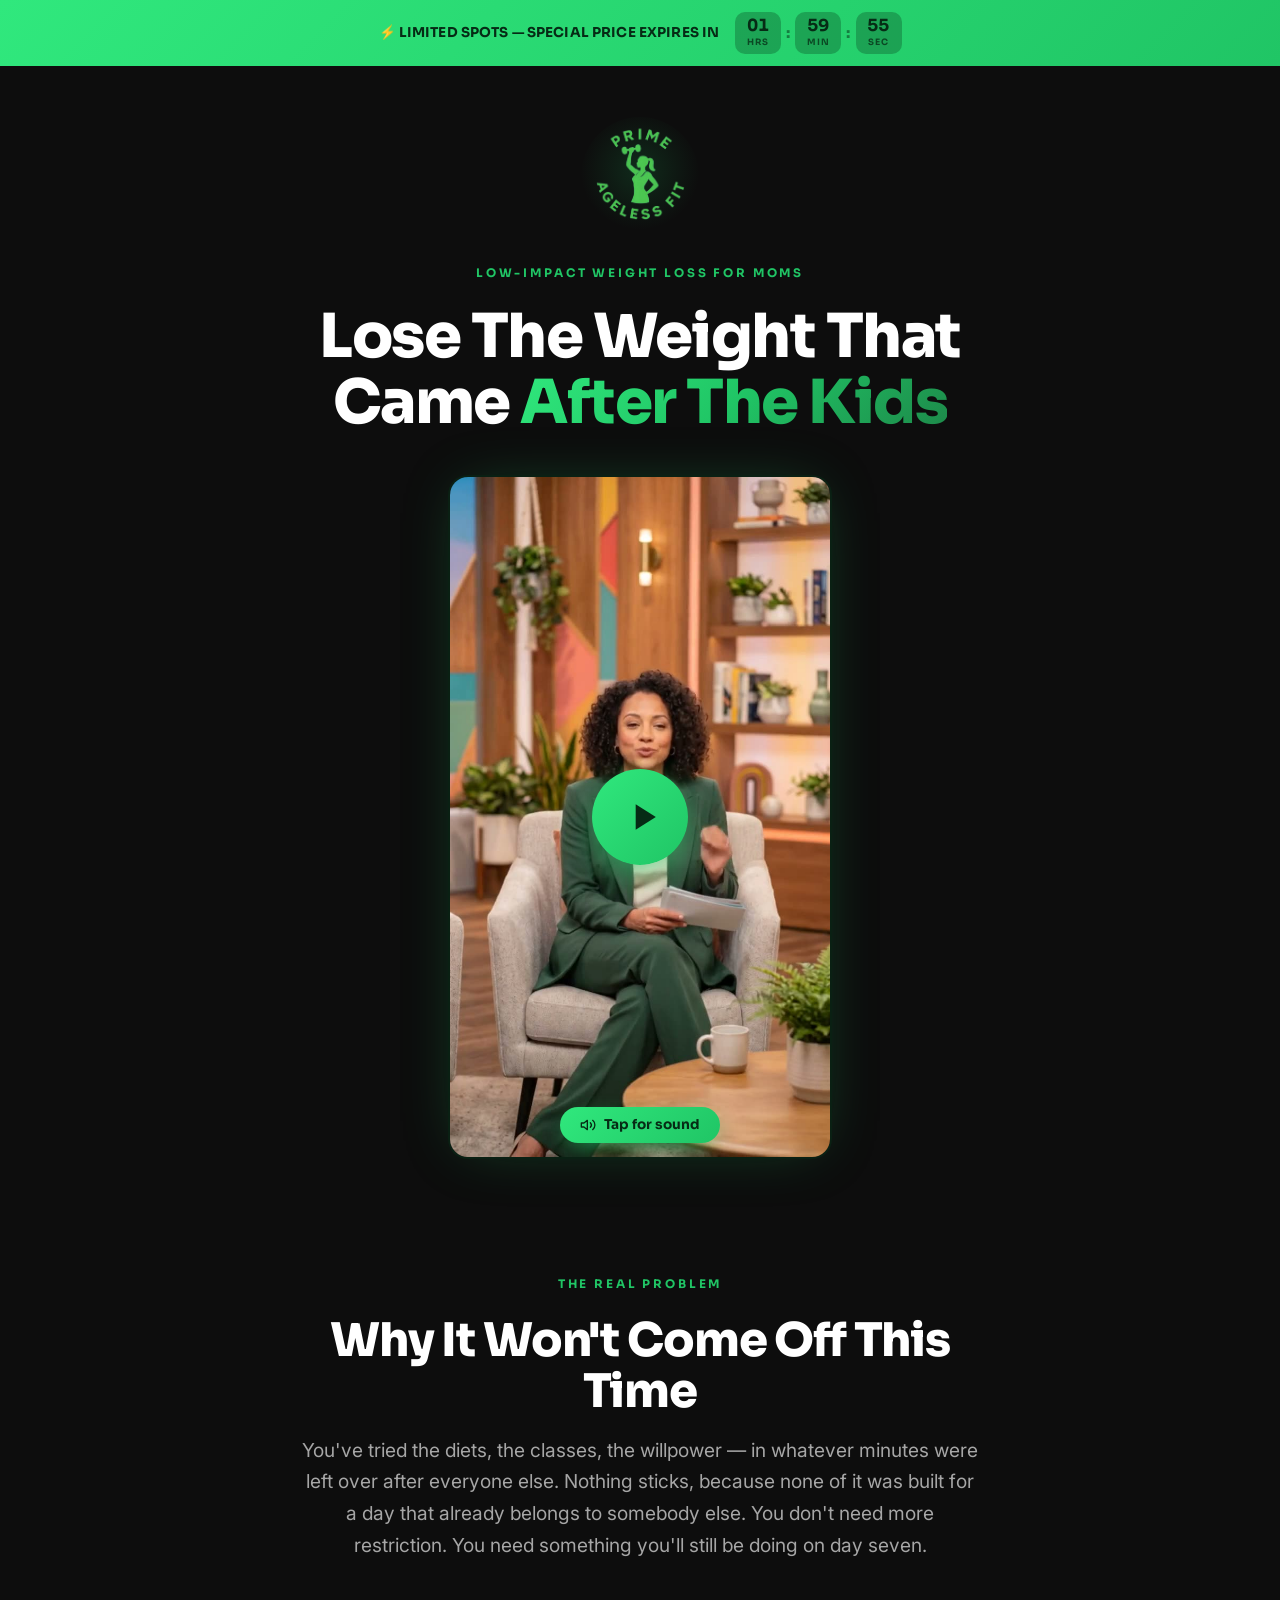
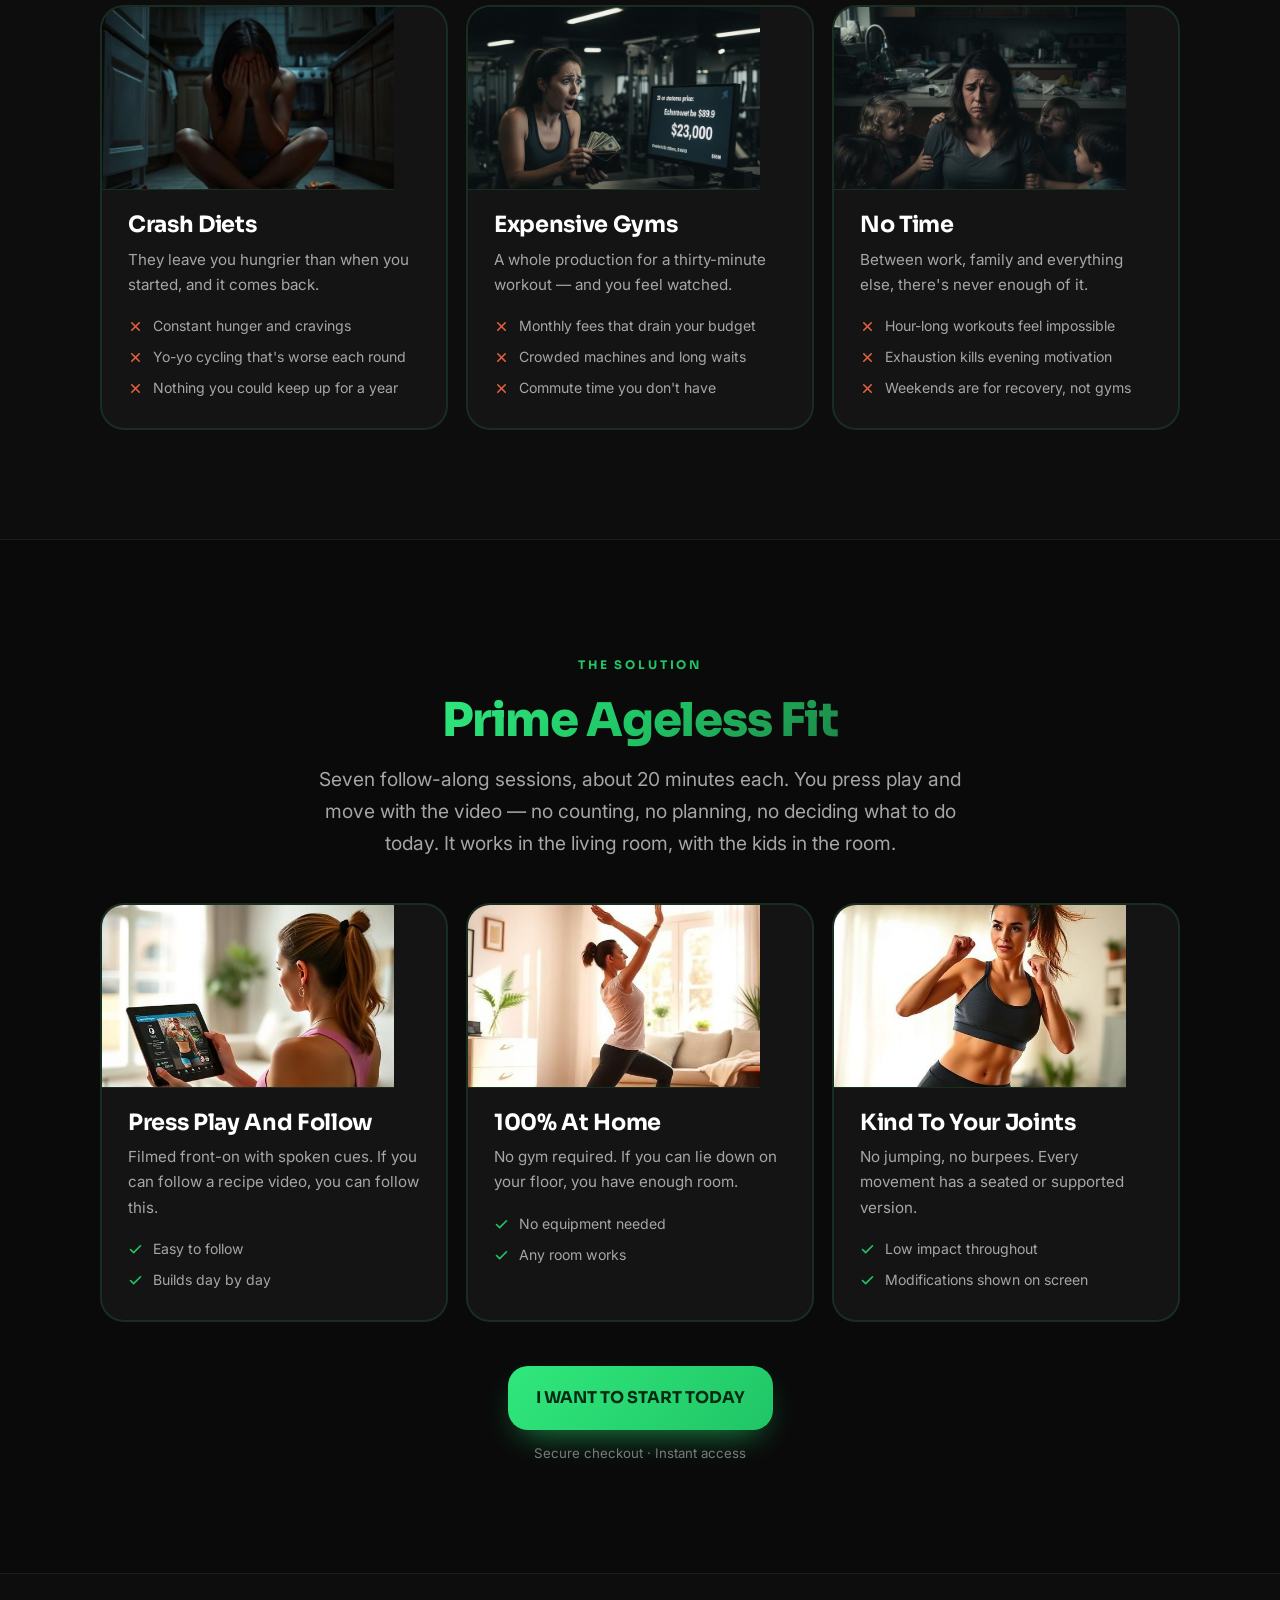
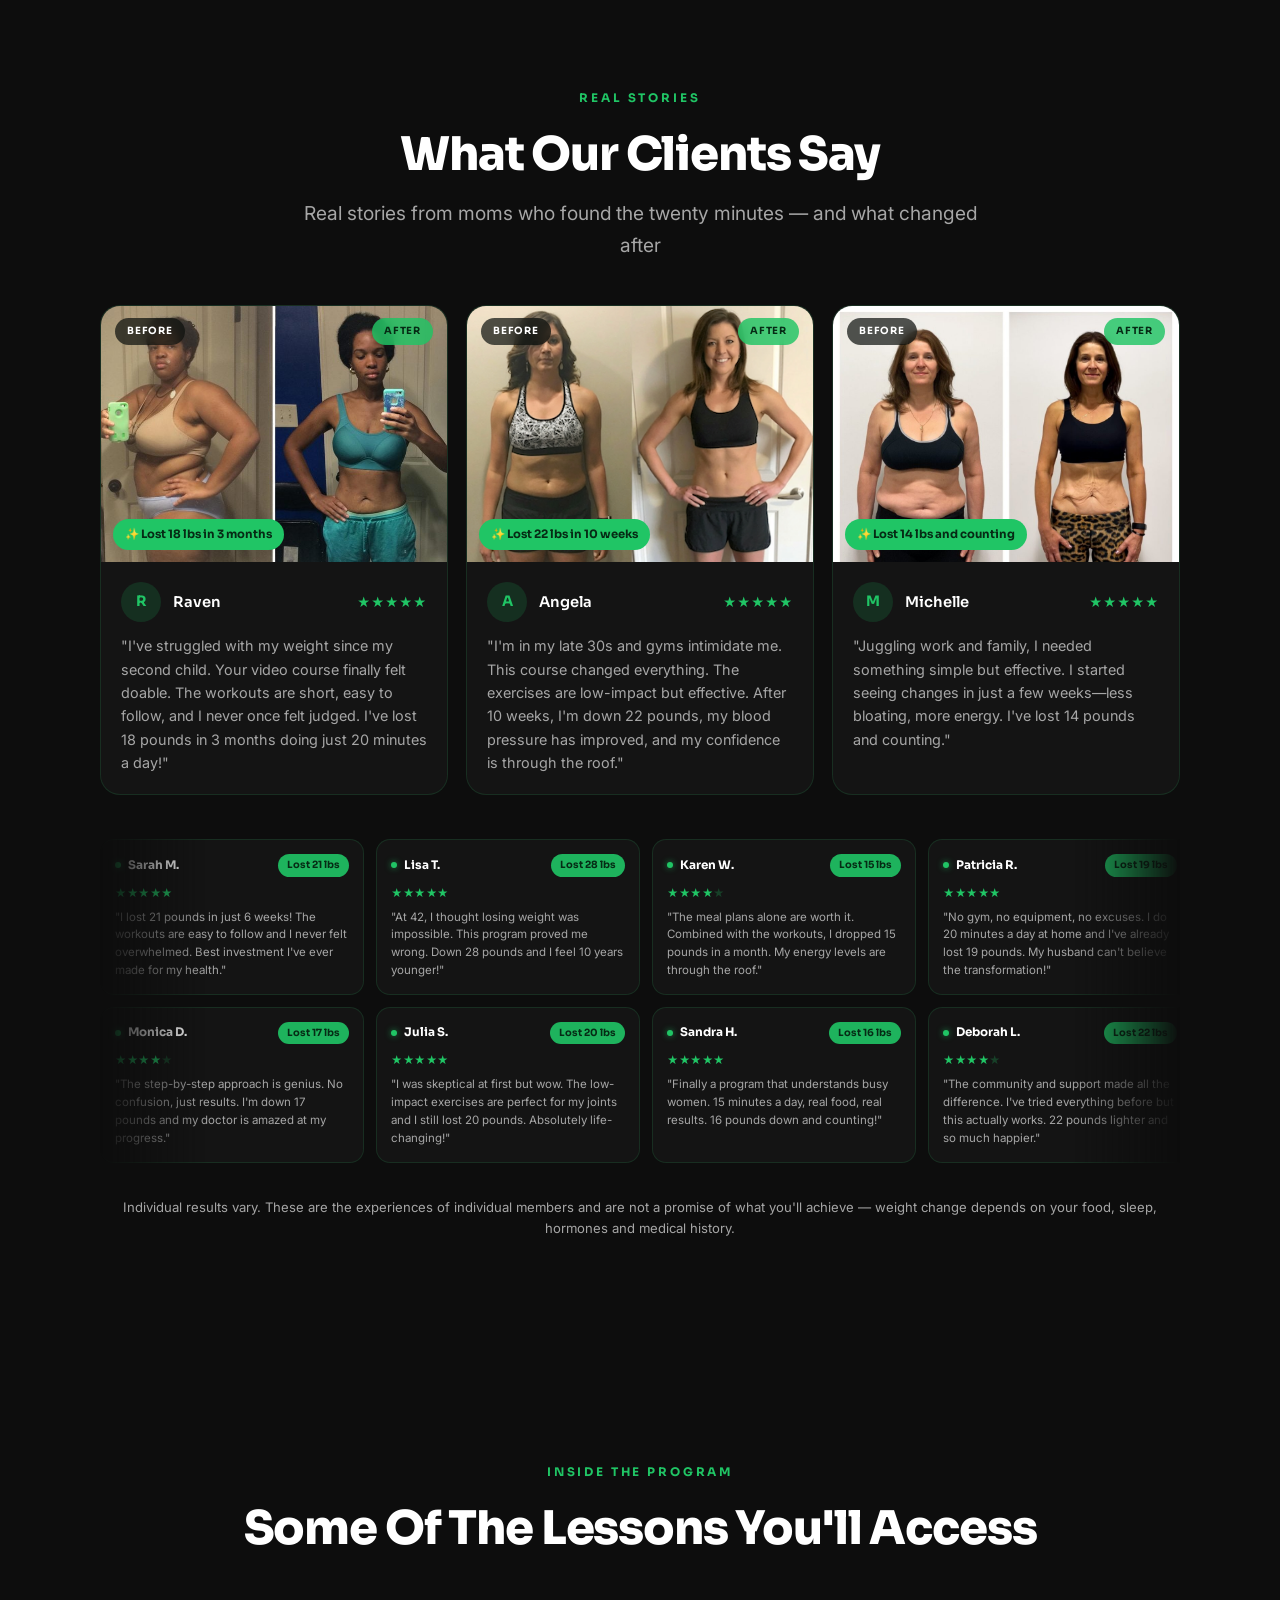
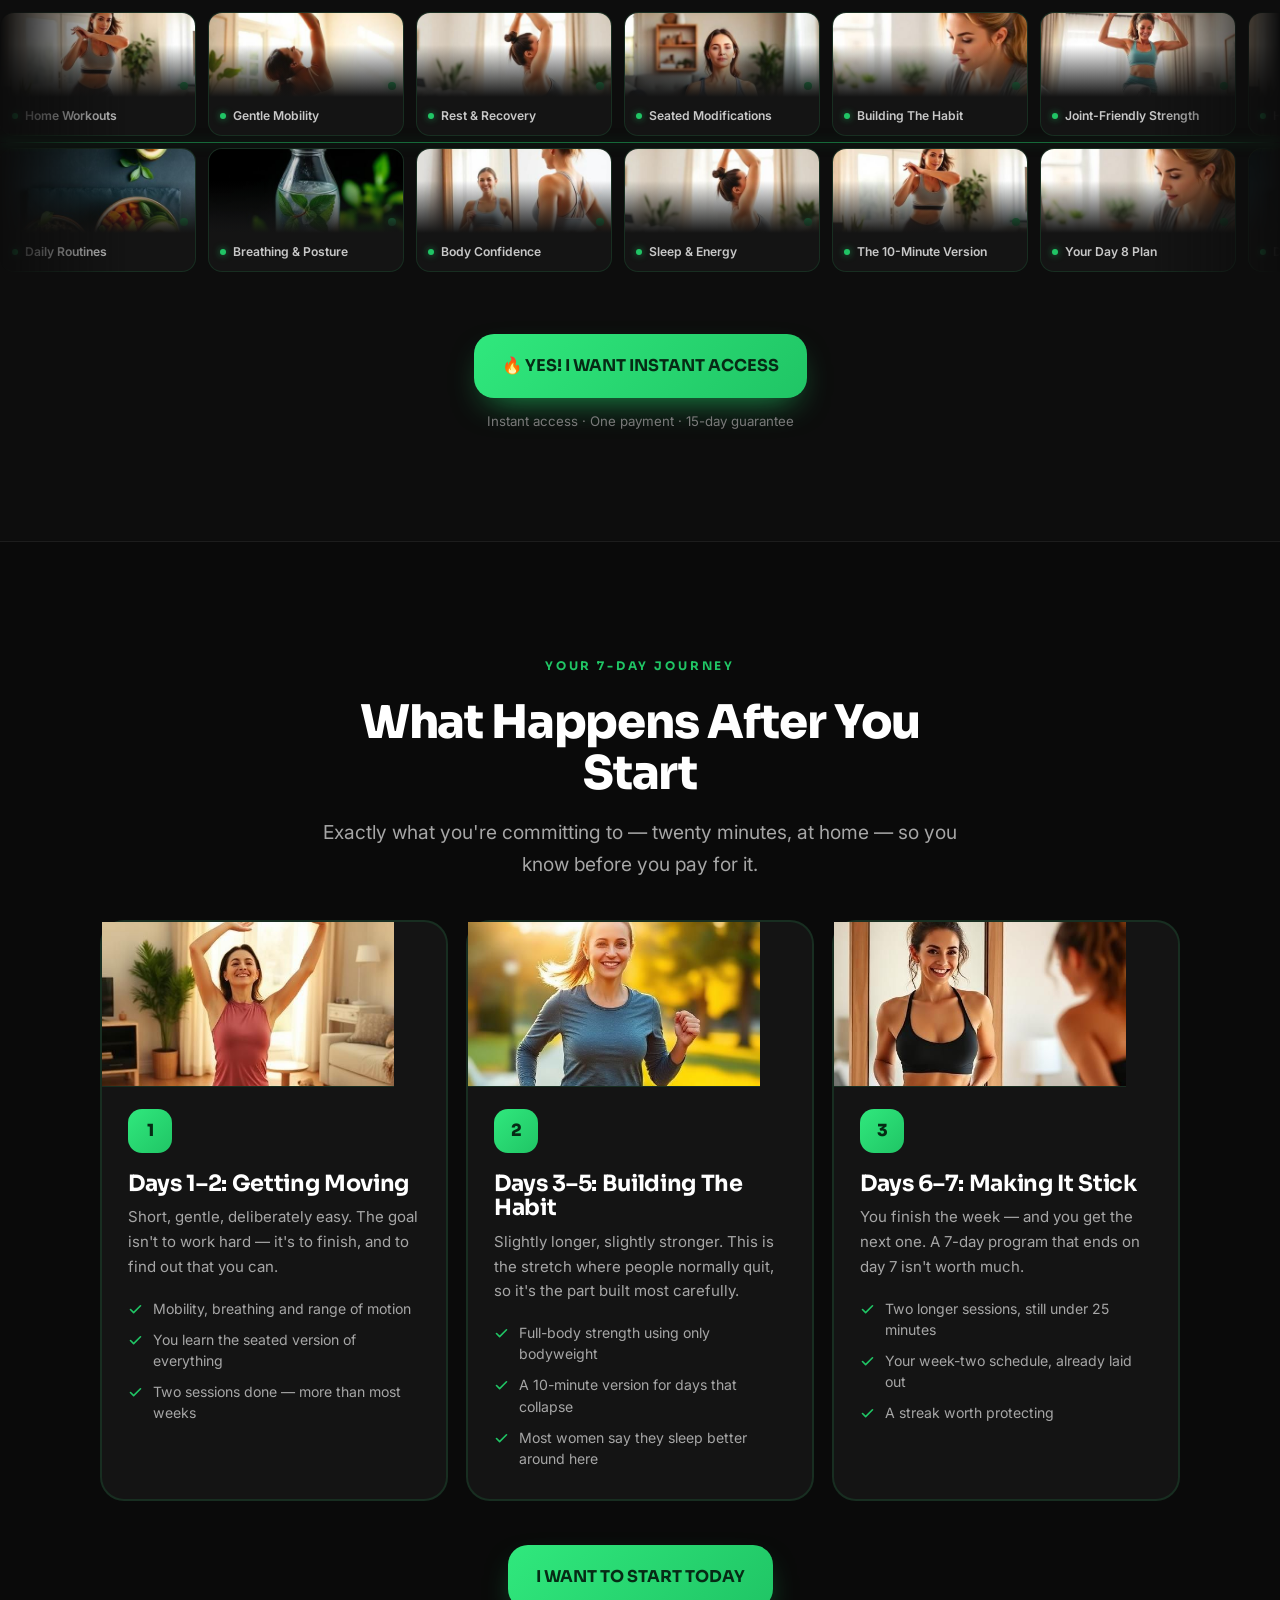
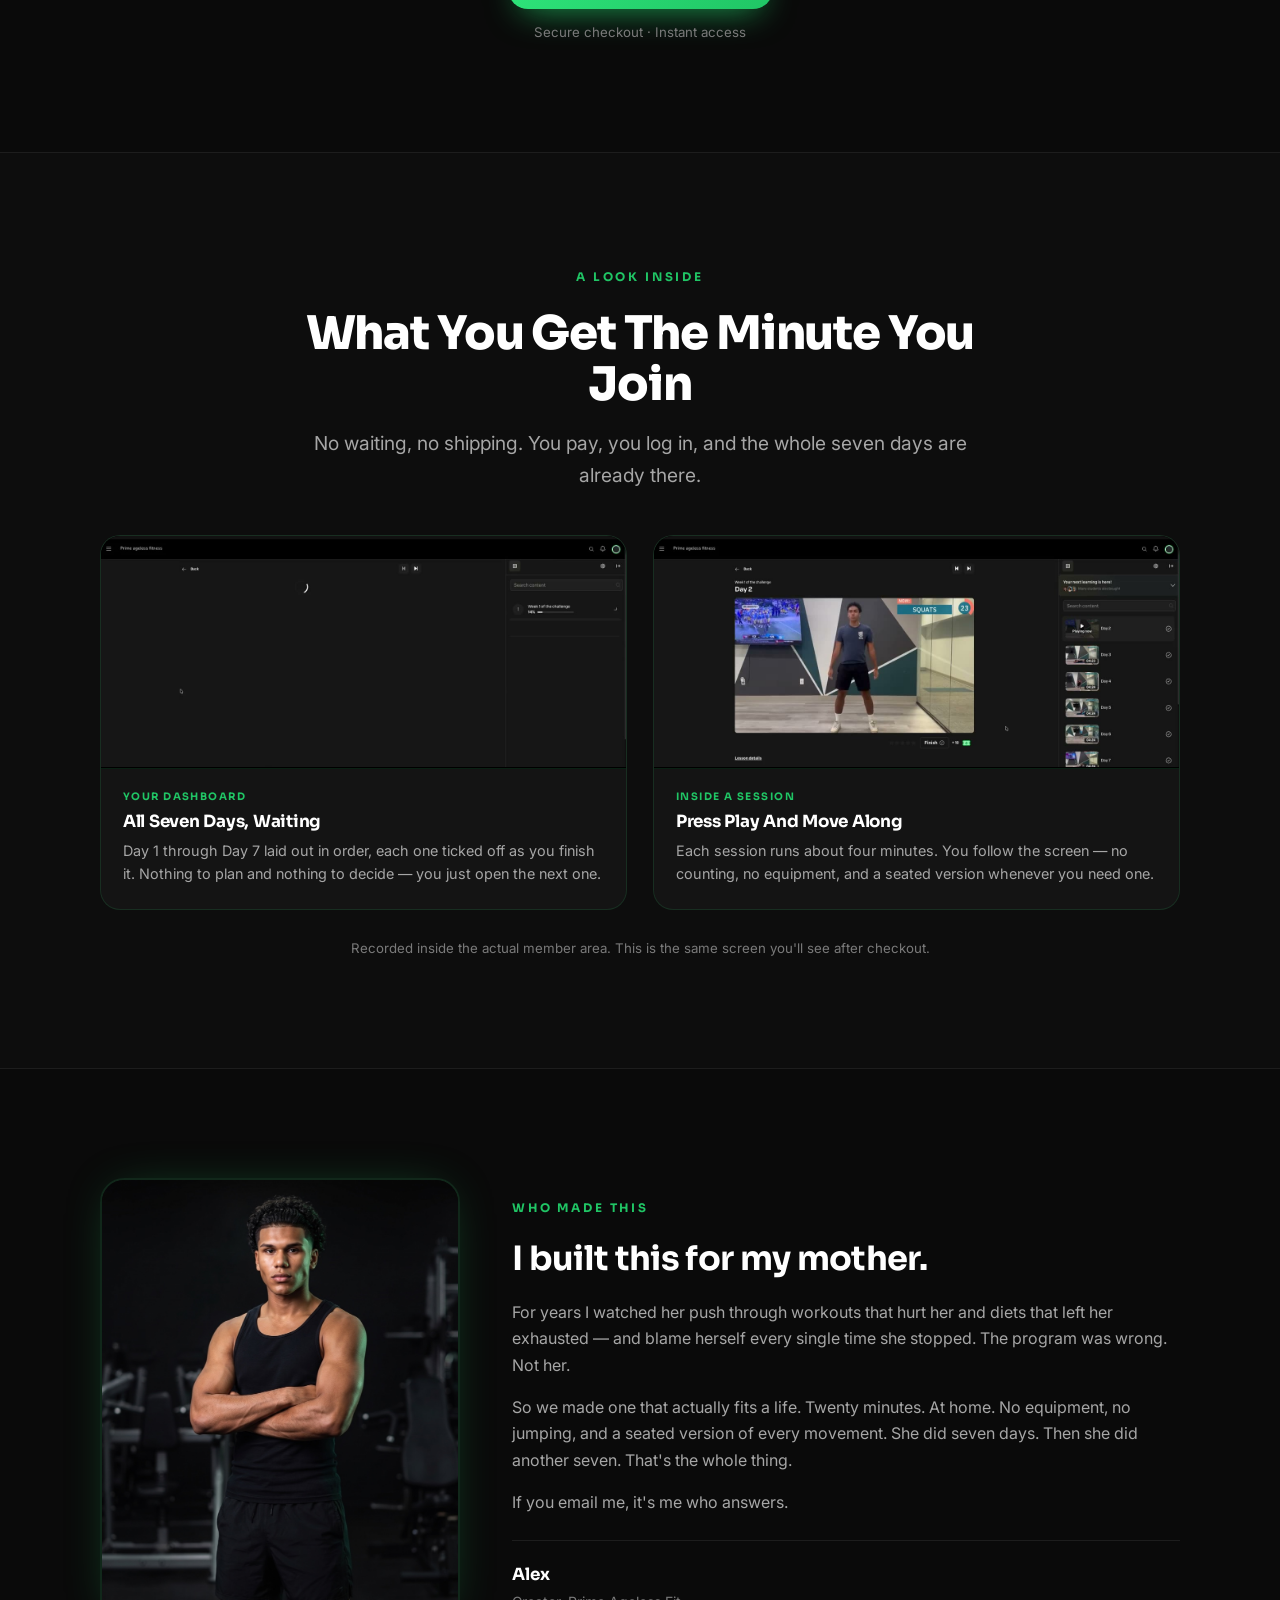
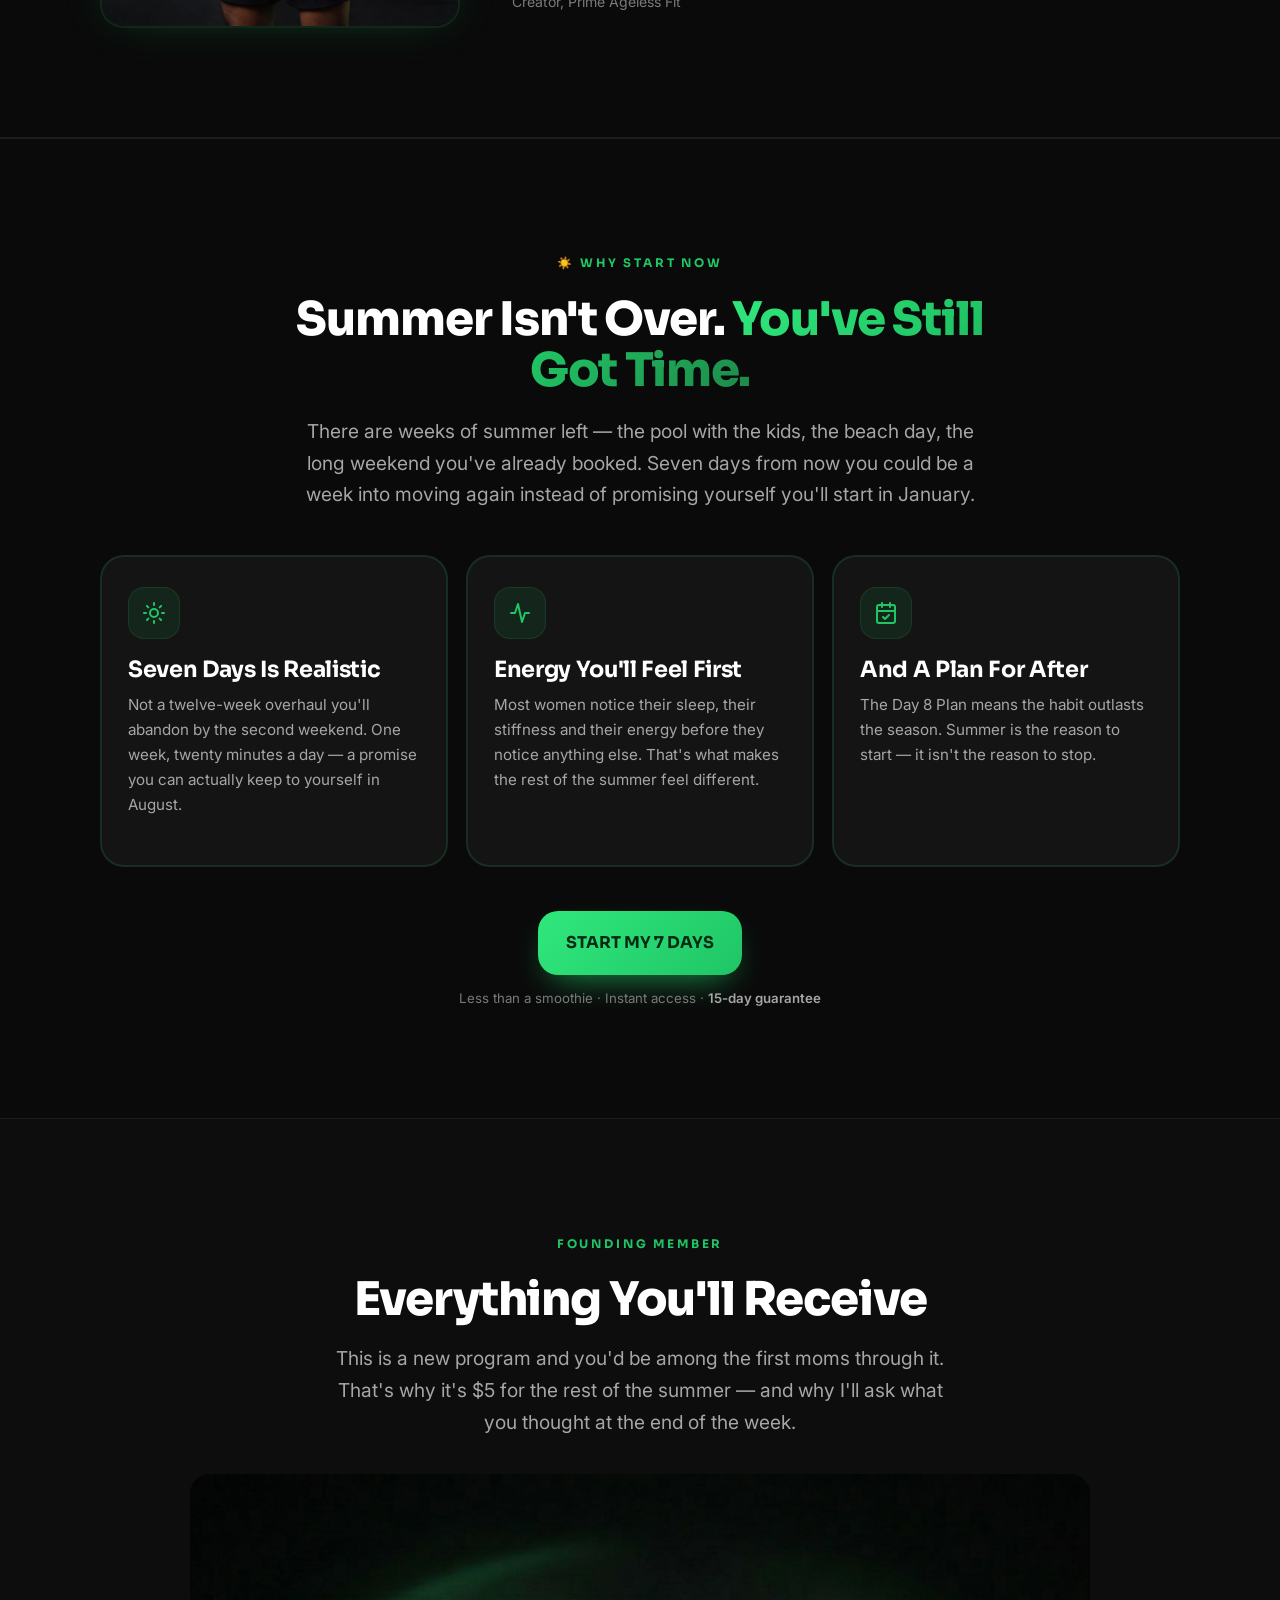
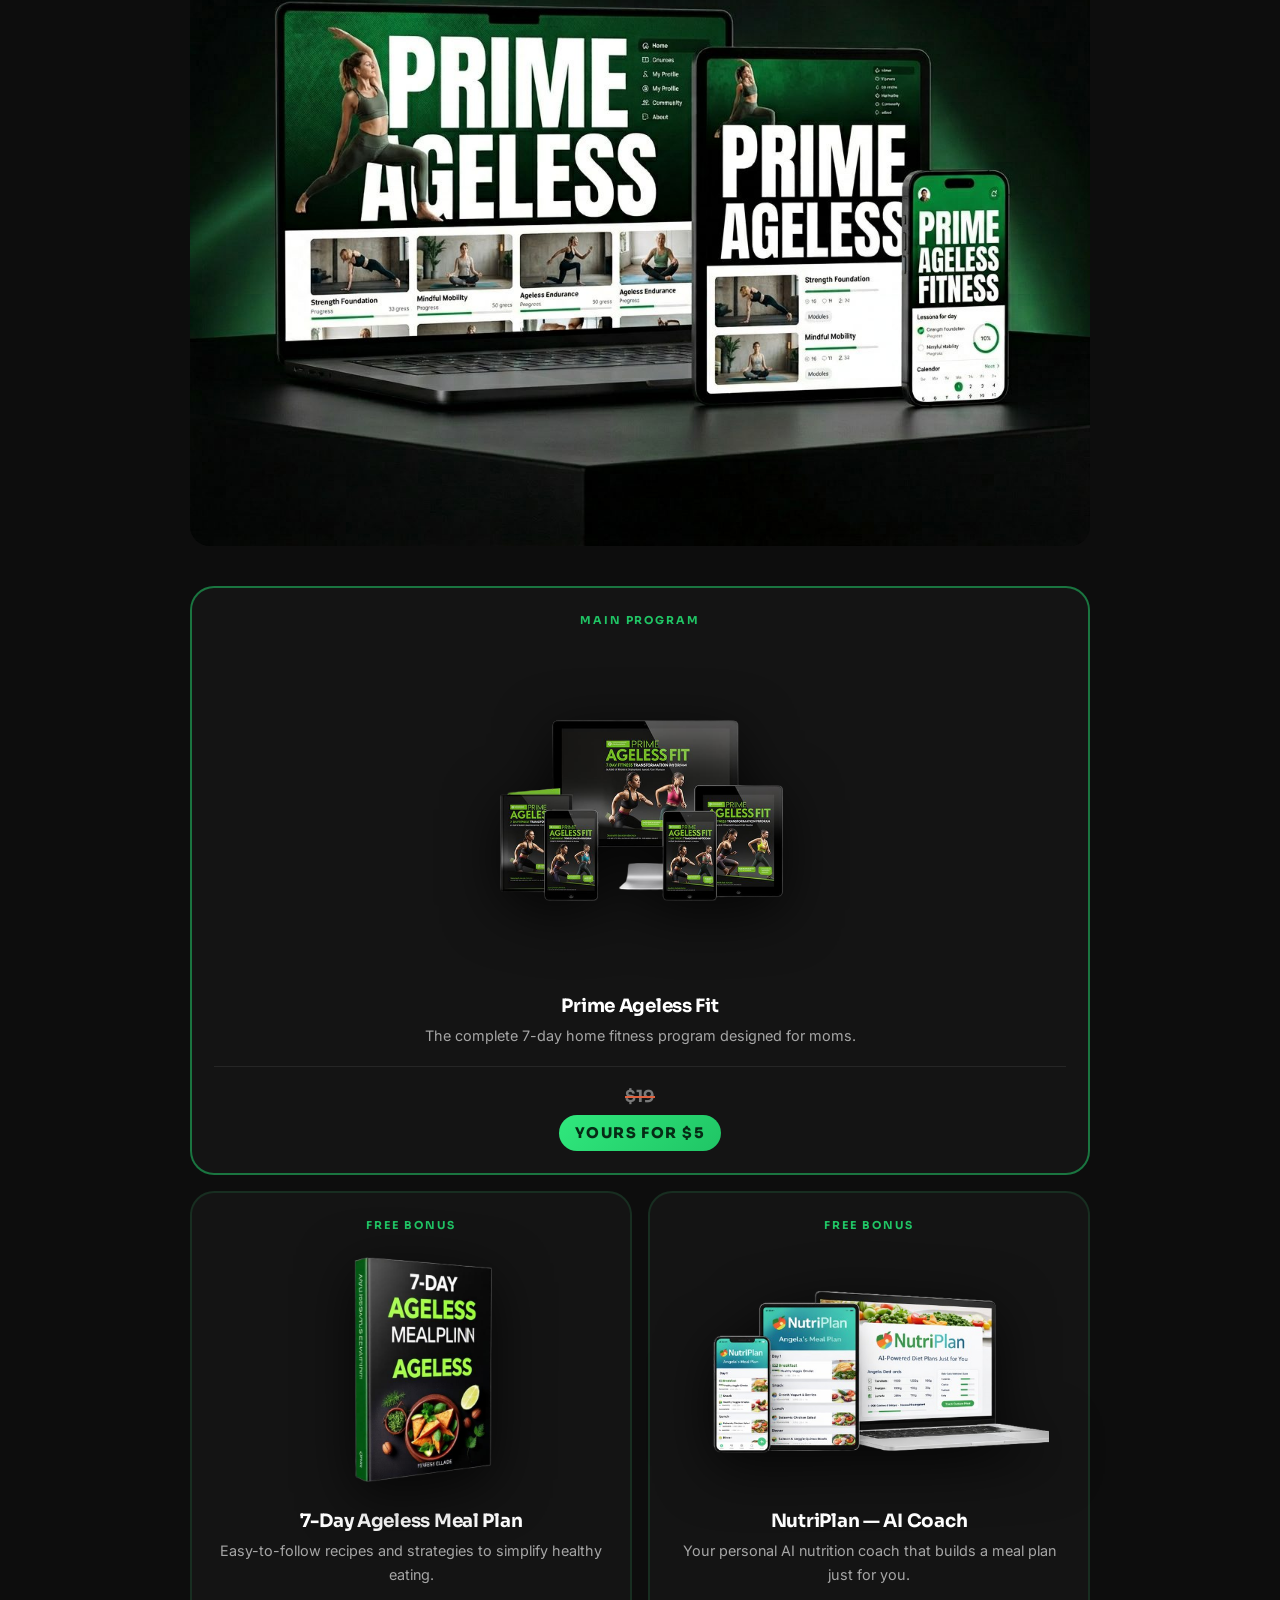
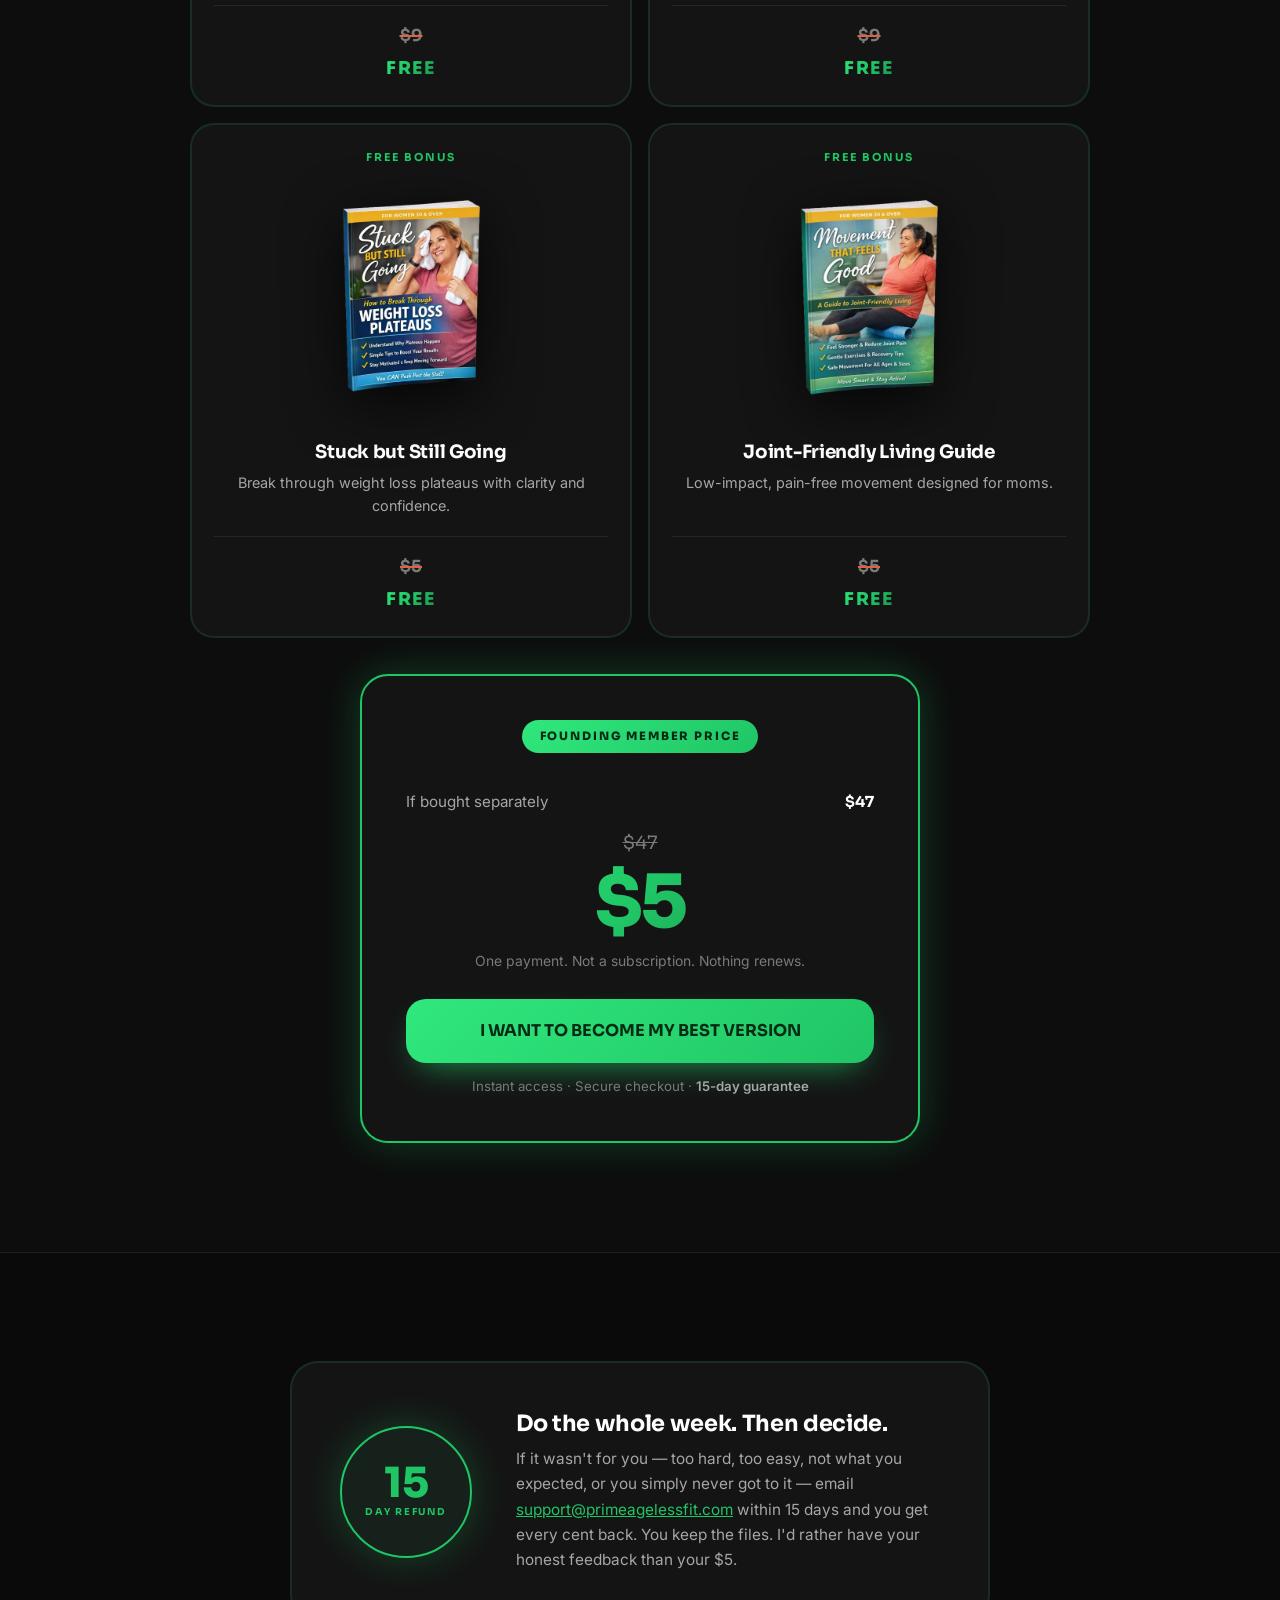
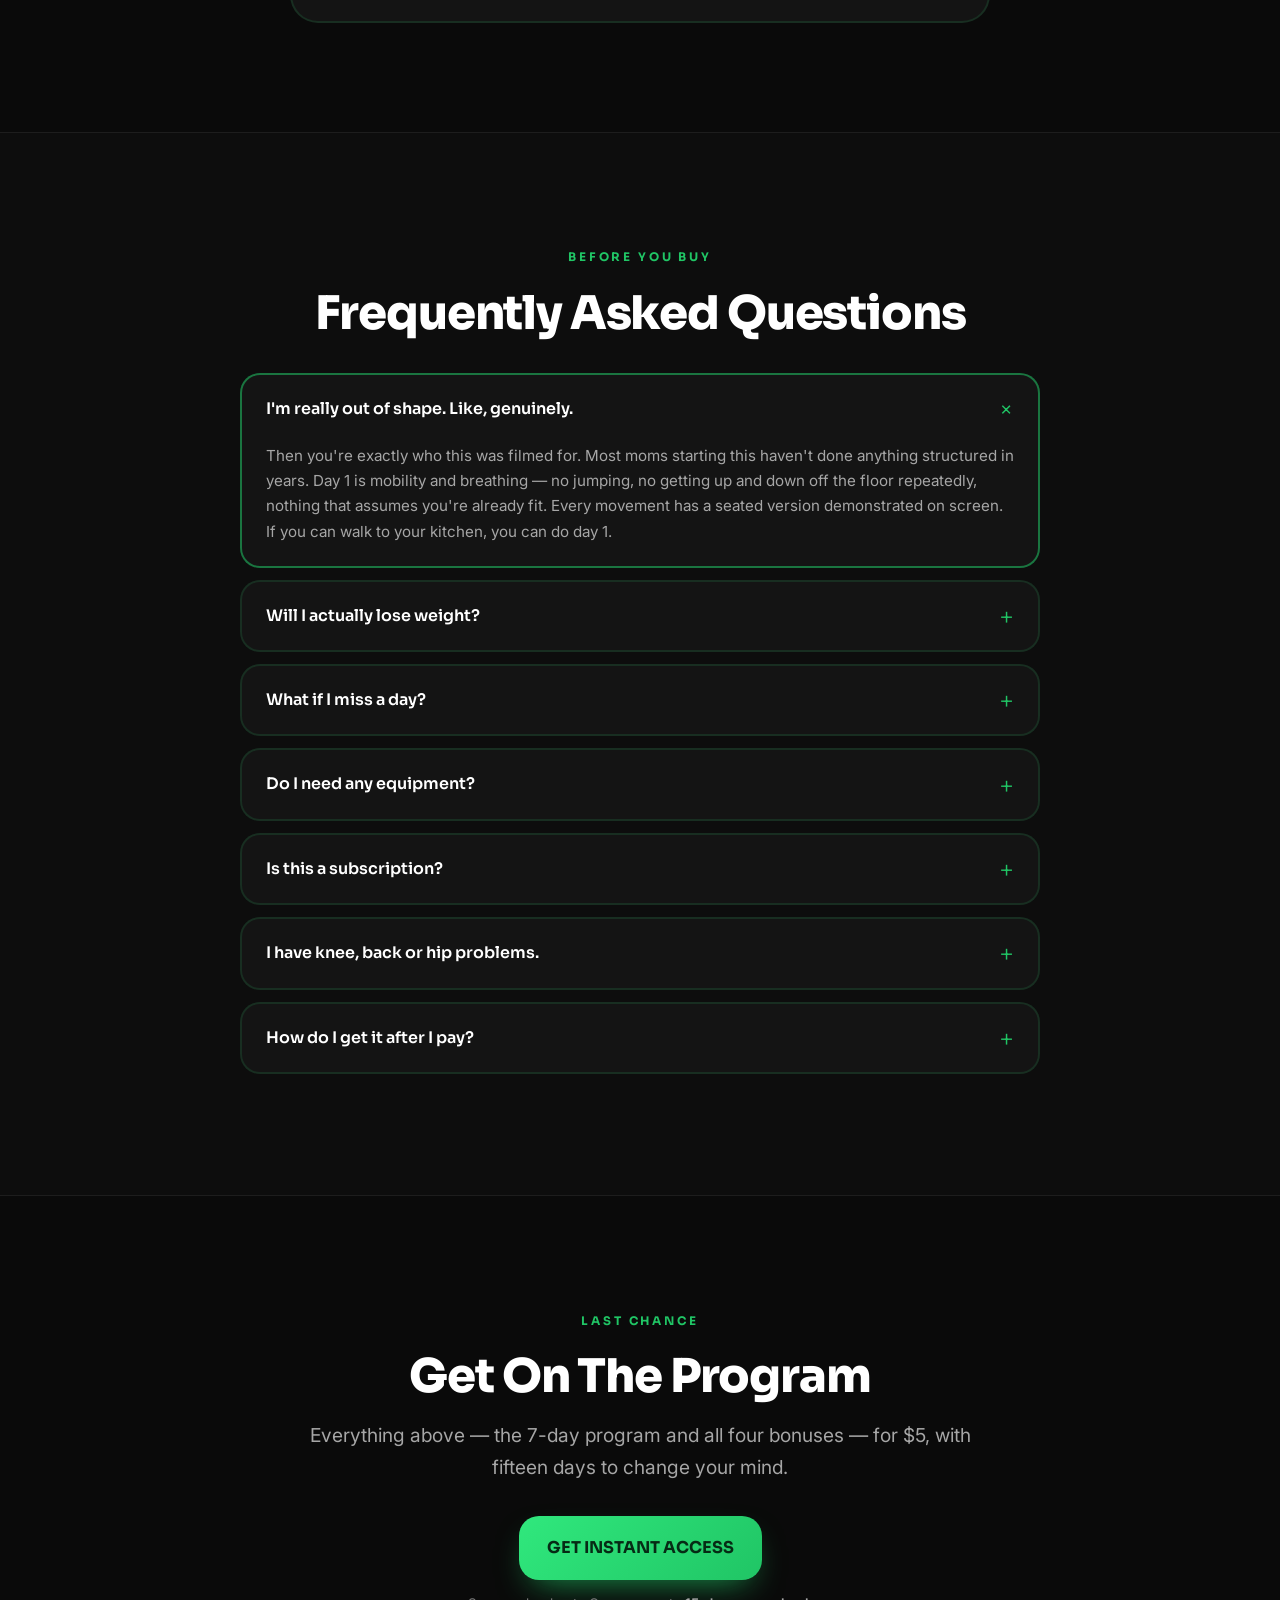
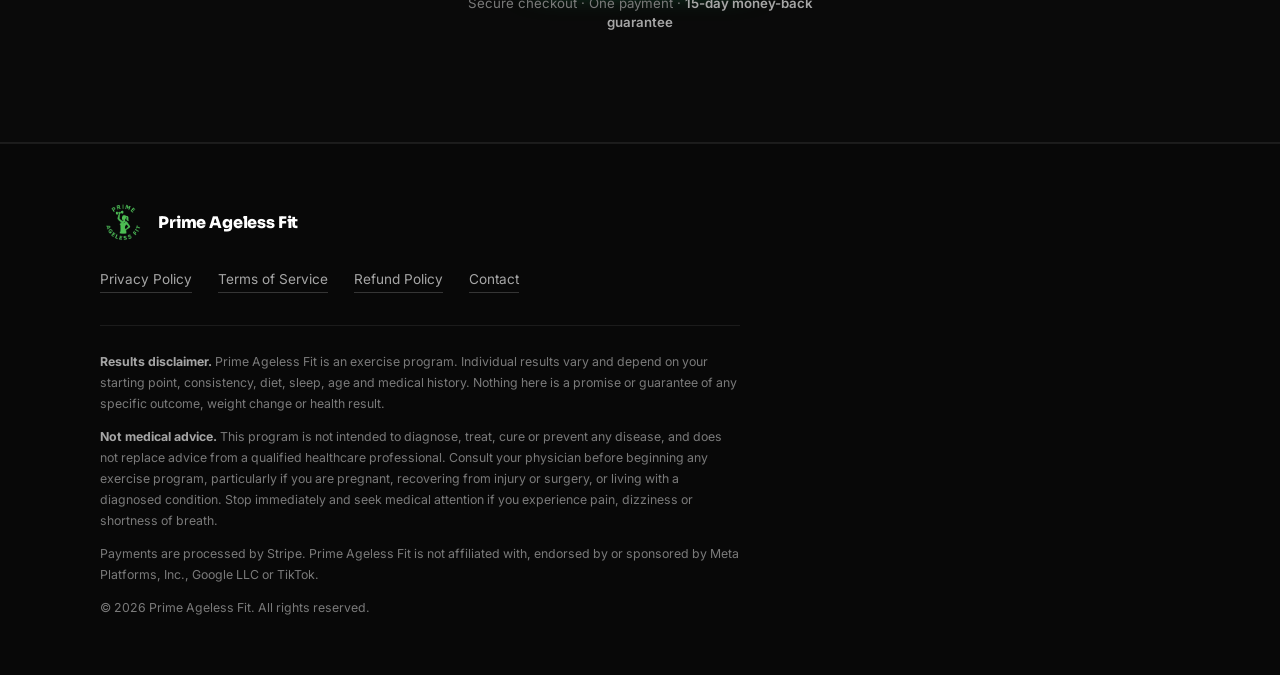
<file: prime/index.html>
<!DOCTYPE html>
<html lang="en">
<head>
<meta charset="utf-8">
<meta name="viewport" content="width=device-width, initial-scale=1, viewport-fit=cover">

<title>Prime Ageless Fit — 20-Minute Home Workouts for Busy Moms</title>
<meta name="description" content="A 7-day starter program for moms who are done with gyms and crash diets. 20 minutes a day, at home, no equipment, while the kids are around. 15-day money-back guarantee.">
<link rel="canonical" href="https://primeagelessfit.com/">

<meta property="og:type" content="website">
<meta property="og:title" content="Lose The Weight That Came After The Kids">
<meta property="og:description" content="The 7-day program for moms who are done with gyms. 20 minutes a day, at home, no equipment.">
<meta property="og:image" content="https://primeagelessfit.com/assets/hero.jpg">
<meta property="og:url" content="https://primeagelessfit.com/">
<meta name="twitter:card" content="summary_large_image">
<meta name="theme-color" content="#0D0D0D">
<link rel="icon" href="assets/logo.png">

<link rel="preconnect" href="https://fonts.googleapis.com">
<link rel="preconnect" href="https://fonts.gstatic.com" crossorigin>
<link href="https://fonts.googleapis.com/css2?family=Sora:wght@400;600;700;800&family=Inter:wght@400;500;600;700&display=swap" rel="stylesheet">

<style>
/* ═══════════════════════════════════════════════════════════
   PRIME AGELESS FIT
   Original identity, pulled straight off the live site:
     background      #0D0D0D      (hsl 0 0% 5%)
     card            #141414      (hsl 0 0% 8%)
     secondary       #1F1F1F
     green           #20C565      (hsl 145 72% 45%)
     gradient        135deg #30E87D → #20C565
     headline grad   135deg #30E87D → #20C565 → #1D8749
     card border     2px rgba(36,107,65,.3)   radius 24px
     button          radius 20px, green glow
     type            Sora 800 headings / Inter body
   ═══════════════════════════════════════════════════════════ */
:root{
  --bg:        #0D0D0D;
  --card:      #141414;
  --card-2:    #1A1A1A;
  --secondary: #1F1F1F;
  --fg:        #FFFFFF;
  --muted:     #A6A6A6;
  --muted-2:   #7A7A7A;
  --green:     #20C565;
  --green-lt:  #30E87D;
  --green-dk:  #1D8749;
  --grad:      linear-gradient(135deg, #30E87D, #20C565);
  --grad-text: linear-gradient(135deg, #30E87D, #20C565, #1D8749);
  --border:    rgba(255,255,255,.08);
  --border-g:  rgba(36,107,65,.3);
  --glow:      0 0 40px rgba(32,197,101,.28);

  --head: "Sora", -apple-system, BlinkMacSystemFont, sans-serif;
  --body: "Inter", -apple-system, BlinkMacSystemFont, sans-serif;

  --wrap: 1160px;
  --gut: 20px;
}
@media(min-width:900px){ :root{ --gut:40px } }

*,*::before,*::after{box-sizing:border-box}
html{-webkit-text-size-adjust:100%; scroll-behavior:smooth}
body{
  margin:0; background:var(--bg); color:var(--fg);
  font-family:var(--body); font-size:17px; line-height:1.65;
  -webkit-font-smoothing:antialiased; overflow-x:hidden;
}
img{max-width:100%; display:block; height:auto}
a{color:inherit}
h1,h2,h3{margin:0; font-family:var(--head); font-weight:800; line-height:1.1; letter-spacing:-.025em}
h1{font-size:clamp(2.3rem, 6.4vw, 3.8rem)}
h2{font-size:clamp(1.85rem, 4.6vw, 2.9rem)}
h3{font-size:clamp(1.15rem, 2.2vw, 1.4rem); font-weight:700; letter-spacing:-.015em}
p{margin:0 0 1em}
p:last-child{margin-bottom:0}

.wrap{width:100%; max-width:var(--wrap); margin:0 auto; padding-inline:var(--gut)}
.narrow{max-width:780px}
section{position:relative}
.pad{padding-block:clamp(56px,8.5vw,110px)}
.center{text-align:center}

.grad-text{
  background:var(--grad-text); -webkit-background-clip:text; background-clip:text;
  color:transparent; -webkit-text-fill-color:transparent;
}

.eyebrow{
  display:inline-block; font-family:var(--head); font-size:.74rem; font-weight:700;
  letter-spacing:.24em; text-transform:uppercase; color:var(--green);
  margin-bottom:20px;
}
.lede{font-size:clamp(1.02rem,1.9vw,1.2rem); color:var(--muted); max-width:60ch; line-height:1.65}
.center .lede{margin-inline:auto}

/* ── buttons ────────────────────────────────────────────── */
.btn{
  display:inline-flex; align-items:center; justify-content:center;
  min-height:64px; padding:16px 28px;
  background:var(--grad); color:#062B15;
  font-family:var(--head); font-weight:700;
  font-size:clamp(.92rem, 3.4vw, 1.02rem); line-height:1.3; text-align:center;
  text-decoration:none; border:0; border-radius:20px; cursor:pointer;
  box-shadow:0 0 0 0 rgba(32,197,101,.4), 0 14px 34px -14px rgba(32,197,101,.8);
  transition:transform .18s ease, box-shadow .18s ease, filter .18s ease;
}
.btn:hover{transform:translateY(-2px); filter:brightness(1.06);
  box-shadow:0 0 0 6px rgba(32,197,101,.14), 0 20px 44px -16px rgba(32,197,101,.9)}
.btn:active{transform:translateY(0)}
.btn:focus-visible{outline:2px solid var(--green-lt); outline-offset:4px}
.btn--block{display:flex; width:100%}
.btn--ghost{
  background:transparent; color:var(--fg);
  border:2px solid var(--border-g); box-shadow:none;
}
.btn--ghost:hover{border-color:var(--green); background:rgba(32,197,101,.07); filter:none}

.undercta{margin-top:14px; font-size:.83rem; color:var(--muted-2); line-height:1.5}
.undercta b{color:var(--muted); font-weight:600}
.center .undercta{margin-inline:auto; max-width:46ch}

/* ── countdown bar (original treatment) ─────────────────── */
.bar{
  background:var(--grad); color:#062B15;
  padding:12px var(--gut);
  display:flex; align-items:center; justify-content:center; gap:10px 16px; flex-wrap:wrap;
  font-family:var(--head); font-weight:700; font-size:.85rem; letter-spacing:.01em;
}
.clock{display:flex; align-items:center; gap:5px}
.clock .u{
  display:flex; flex-direction:column; align-items:center;
  background:rgba(6,43,21,.28); border-radius:10px; padding:4px 10px; min-width:46px;
}
.clock .u b{font-size:1.05rem; line-height:1.15; font-variant-numeric:tabular-nums}
.clock .u span{font-size:.55rem; letter-spacing:.14em; opacity:.75}
.clock .sep{font-size:1rem; opacity:.5}

/* ── hero ───────────────────────────────────────────────── */
.hero{padding-top:clamp(28px,4vw,52px); padding-bottom:0; text-align:center}
.hero .logo{
  width:118px; height:118px; margin:0 auto 22px; border-radius:50%;
  background:radial-gradient(circle at 50% 45%, rgba(32,197,101,.16), rgba(32,197,101,0) 68%);
  display:flex; align-items:center; justify-content:center;
}
.hero .logo img{width:100%; height:auto; filter:brightness(1.55) saturate(1.25)}
.hero h1{max-width:15ch; margin:0 auto 20px}
.hero .lede{margin-bottom:26px}

.chips{
  display:flex; flex-wrap:wrap; gap:9px; justify-content:center;
  margin:0 0 28px; padding:0; list-style:none;
}
.chips li{
  display:flex; align-items:center; gap:7px;
  background:var(--card); border:1px solid var(--border-g);
  border-radius:100px; padding:8px 16px;
  font-size:.83rem; font-weight:600; color:#D8D8D8;
}
.chips svg{width:14px; height:14px; color:var(--green); flex:none}

/* keep the hero CTA above the fold on small phones */
@media(max-width:430px){
  .hero{padding-top:20px}
  .hero .logo{width:92px; height:92px; margin-bottom:14px}
  .eyebrow{font-size:.68rem; letter-spacing:.18em; margin-bottom:14px}
  .hero h1{margin-bottom:14px}
  .hero .lede{margin-bottom:18px; font-size:.97rem}
  .chips{gap:7px; margin-bottom:20px}
  .chips li{padding:7px 13px; font-size:.78rem}
}

/* ── creator ────────────────────────────────────────────── */
.creator-grid{display:grid; gap:30px; align-items:center}
@media(min-width:820px){ .creator-grid{grid-template-columns:360px 1fr; gap:52px} }
.creator-photo{
  width:100%; max-width:360px; margin-inline:auto;
  aspect-ratio:4/5; object-fit:cover; object-position:center 22%;
  border-radius:24px; border:2px solid var(--border-g);
  box-shadow:0 0 50px -18px rgba(32,197,101,.4);
}
.creator blockquote{
  margin:0 0 20px; font-family:var(--head); font-weight:700;
  font-size:clamp(1.5rem,3.2vw,2.1rem); line-height:1.2;
  letter-spacing:-.02em; color:var(--fg);
}
.creator p{color:var(--muted); font-size:1rem}
.creator .sig{
  margin-top:24px; padding-top:20px; border-top:1px solid var(--border);
  font-size:.88rem; color:var(--muted-2);
}
.creator .sig b{
  display:block; font-family:var(--head); font-size:1.05rem;
  font-weight:700; color:var(--fg); margin-bottom:2px;
}

/* ── VSL player ─────────────────────────────────────────── */
/* One vertical cut everywhere. The old desktop file was the "split"
   render — video on the right, black caption panel on the left — so
   half the frame was dead space. The 9:16 master is full-bleed.
   Width is derived from a viewport-height cap so the player never
   pushes the rest of the page off-screen. */
.vsl{
  position:relative; margin:38px auto 0;
  aspect-ratio:9/16;
  width:min(100%, calc(76vh * 9 / 16));
  background:#000;
  border:2px solid var(--border-g); border-radius:20px; overflow:hidden;
  box-shadow:0 0 60px -18px rgba(32,197,101,.35);
}
.vsl video{width:100%; height:100%; object-fit:cover; display:block; background:#000}
.vsl.playing{cursor:pointer}

/* Captions: lift them clear of the controls bar and give them a solid
   plate so they stay readable over bright footage. */
.vsl video::cue{
  background:rgba(0,0,0,.72);
  color:#fff; font-family:var(--head); font-weight:700;
  font-size:.92em; line-height:1.35;
}
.vsl video::-webkit-media-text-track-container{transform:translateY(-46px)}

@media(max-width:700px){
  .vsl{margin-top:24px; border-radius:16px}
}

/* ── delay gate ─────────────────────────────────────────── */
#gate.gate-locked > section,
#gate.gate-locked > .sticky{display:none !important}
#gate{animation:gateIn .6s ease both}
@keyframes gateIn{from{opacity:0; transform:translateY(14px)} to{opacity:1; transform:none}}

.gate-note{
  display:none; align-items:center; justify-content:center; gap:10px;
  max-width:var(--wrap); margin:26px auto 60px; padding:14px 20px;
  background:var(--card); border:1px solid var(--border-g); border-radius:100px;
  color:var(--muted); font-size:.88rem; text-align:center;
}
#gate.gate-locked .gate-note{display:flex}
.gate-note b{color:var(--green); font-family:var(--head); font-variant-numeric:tabular-nums}
.gate-dot{
  width:8px; height:8px; border-radius:50%; flex:none; background:var(--green);
  box-shadow:0 0 8px rgba(32,197,101,.8); animation:gatePulse 1.6s ease-in-out infinite;
}
@keyframes gatePulse{0%,100%{opacity:1} 50%{opacity:.25}}
@media(max-width:560px){ .gate-note{font-size:.8rem; padding:12px 16px; margin-bottom:44px} }

.vsl-sound{
  position:absolute; left:50%; bottom:14px; transform:translateX(-50%);
  display:inline-flex; align-items:center; gap:8px; white-space:nowrap;
  padding:10px 20px; border:0; border-radius:100px; cursor:pointer;
  background:var(--grad); color:#062B15;
  font-family:var(--head); font-weight:700; font-size:.85rem; line-height:1;
  box-shadow:0 8px 24px -8px rgba(32,197,101,.9);
  animation:pulse 2.4s ease-in-out infinite;
}
.vsl-sound svg{width:16px; height:16px; flex:none}
@media(max-width:560px){
  .vsl-sound{padding:8px 15px; font-size:.74rem; gap:6px; bottom:10px}
  .vsl-sound svg{width:14px; height:14px}
  .vsl-play{width:64px; height:64px}
  .vsl-play svg{width:30px; height:30px}
}
.vsl-sound[hidden]{display:none}
@keyframes pulse{0%,100%{transform:translateX(-50%) scale(1)}50%{transform:translateX(-50%) scale(1.05)}}
@media(prefers-reduced-motion:reduce){ .vsl-sound{animation:none} }

.vsl-play{
  position:absolute; inset:0; margin:auto; width:96px; height:96px;
  display:flex; align-items:center; justify-content:center;
  border:0; border-radius:50%; cursor:pointer;
  background:var(--grad); color:#062B15;
  box-shadow:0 12px 40px -8px rgba(32,197,101,.9);
}
.vsl-play svg{width:44px; height:44px; margin-left:5px}
.vsl-play[hidden]{display:none}

/* ── cards ──────────────────────────────────────────────── */
.grid{display:grid; gap:18px}
@media(min-width:800px){
  .grid-3{grid-template-columns:repeat(3,1fr)}
  .grid-2{grid-template-columns:repeat(2,1fr)}
}
.card{
  background:var(--card); border:2px solid var(--border-g);
  border-radius:24px; padding:30px 26px; overflow:hidden;
  transition:border-color .2s ease, transform .2s ease;
}
.card:hover{border-color:rgba(32,197,101,.5); transform:translateY(-3px)}
.card h3{margin-bottom:10px}

/* card illustration — bleeds to the card edges */
.card-illus{
  display:block; width:calc(100% + 52px); margin:-30px -26px 22px;
  aspect-ratio:16/10; object-fit:cover; object-position:center 28%;
  border-bottom:1px solid var(--border-g);
}
.card>p{color:var(--muted); font-size:.95rem; margin-bottom:18px}

/* ── inside-the-course preview ───────────────────────────── */
.inside-grid{display:grid; gap:22px; margin-top:44px}
@media(min-width:860px){ .inside-grid{grid-template-columns:repeat(2,1fr); gap:26px} }
.inside-card{
  background:var(--card); border:1px solid var(--border-g);
  border-radius:20px; overflow:hidden; display:flex; flex-direction:column;
  transition:border-color .25s ease, transform .25s ease;
}
.inside-card:hover{border-color:rgba(32,197,101,.5); transform:translateY(-3px)}
.inside-card video{
  display:block; width:100%; aspect-ratio:1280/566; object-fit:cover;
  background:#000; border-bottom:1px solid var(--border-g);
}
.inside-card .body{padding:20px 22px 24px}
.inside-card .tag{
  font-family:var(--head); font-weight:700; font-size:.64rem; color:var(--green);
  text-transform:uppercase; letter-spacing:.14em;
}
.inside-card h3{margin:8px 0 7px; font-size:1.05rem}
.inside-card p{color:var(--muted); font-size:.9rem; margin:0; line-height:1.6}
.inside-note{
  margin-top:28px; text-align:center; color:var(--muted-2);
  font-size:.83rem; line-height:1.6;
}

/* ── testimonials ───────────────────────────────────────────
   Ported from the Lovable sales page: three large before/after
   cards, then two opposing marquee rows of short quotes. */
.ba-card{
  background:var(--card); border:1px solid var(--border-g);
  border-radius:20px; overflow:hidden; display:flex; flex-direction:column;
  transition:border-color .3s ease;
}
.ba-card:hover{border-color:rgba(32,197,101,.4)}
.ba-shot{position:relative}
.ba-shot img{display:block; width:100%; height:230px; object-fit:cover; object-position:center top}
@media(min-width:640px){ .ba-shot img{height:256px} }
.ba-tag{
  position:absolute; top:12px; z-index:2;
  font-family:var(--head); font-weight:700; font-size:.62rem;
  text-transform:uppercase; letter-spacing:.08em;
  padding:5px 12px; border-radius:100px; backdrop-filter:blur(6px);
}
.ba-tag.before{left:14px; background:rgba(10,15,12,.7); color:var(--fg)}
.ba-tag.after{right:14px; background:rgba(32,197,101,.82); color:#062B15}
.ba-result{
  position:absolute; left:12px; bottom:12px; z-index:2;
  font-family:var(--head); font-weight:700; font-size:.72rem;
  padding:6px 12px; border-radius:100px; background:var(--green); color:#062B15;
}
.ba-body{padding:20px}
.ba-head{display:flex; align-items:center; gap:12px; margin-bottom:12px}
.ba-avatar{
  width:40px; height:40px; border-radius:50%; flex:none;
  display:flex; align-items:center; justify-content:center;
  background:rgba(32,197,101,.15); color:var(--green);
  font-family:var(--head); font-weight:700; font-size:.9rem;
}
.ba-name{font-family:var(--head); font-weight:600; font-size:.92rem}
.ba-stars{margin-left:auto; color:var(--green); font-size:.8rem; letter-spacing:1px}
.ba-quote{color:var(--muted); font-size:.9rem; line-height:1.62}

/* short-quote marquee rows */
.qcard{
  flex:none; width:264px; background:var(--card);
  border:1px solid var(--border-g); border-radius:14px; padding:14px;
  transition:border-color .3s ease;
}
.qcard:hover{border-color:rgba(32,197,101,.45)}
.qhead{display:flex; align-items:center; justify-content:space-between; gap:10px; margin-bottom:8px}
.qwho{display:flex; align-items:center; gap:7px; min-width:0}
.qdot{
  width:6px; height:6px; border-radius:50%; flex:none;
  background:var(--green); box-shadow:0 0 6px rgba(32,197,101,.7);
}
.qname{font-family:var(--head); font-weight:700; font-size:.74rem}
.qres{
  font-family:var(--head); font-weight:700; font-size:.62rem; white-space:nowrap;
  background:rgba(32,197,101,.9); color:#062B15; padding:3px 9px; border-radius:100px;
}
.qstars{color:var(--green); font-size:.68rem; letter-spacing:.5px; margin-bottom:6px}
.qstars .off{opacity:.25}
.qtext{color:var(--muted); font-size:.72rem; line-height:1.55}
.marquee.back .track{animation-direction:reverse; animation-duration:54s}
.t-disclaimer{
  margin-top:34px; text-align:center; color:var(--muted);
  font-size:.82rem; line-height:1.6;
}
.icon{
  width:52px; height:52px; border-radius:16px; margin-bottom:18px;
  background:rgba(32,197,101,.1); border:1px solid var(--border-g);
  color:var(--green); display:flex; align-items:center; justify-content:center;
}
.icon svg{width:24px; height:24px}
.bullets{list-style:none; margin:0; padding:0; display:grid; gap:10px}
.bullets li{
  display:flex; gap:10px; font-size:.88rem; color:var(--muted); line-height:1.5;
}
.bullets svg{width:15px; height:15px; flex:none; margin-top:4px; color:var(--green)}
.bullets.neg svg{color:#E0623F}

/* ── lesson marquee ──────────────────────────────────────
   Rebuilt to match the original: a photo strip per card with a
   slow pan, a fade to card colour, and a pulsing green node.
   The nodes sit on a glowing green line that runs the length of
   the rail, so the cards read as connected. */
.rail{position:relative; padding-block:20px}
.rail::before{                                  /* the connecting line */
  content:""; position:absolute; left:0; right:0; top:50%;
  height:1px; background:linear-gradient(90deg,
    transparent, rgba(32,197,101,.5) 12%, rgba(32,197,101,.5) 88%, transparent);
  box-shadow:0 0 12px rgba(32,197,101,.5); pointer-events:none;
}
.marquee{overflow:hidden; position:relative;
  -webkit-mask-image:linear-gradient(90deg,transparent,#000 10%,#000 90%,transparent);
  mask-image:linear-gradient(90deg,transparent,#000 10%,#000 90%,transparent)}
.marquee .track{display:flex; gap:12px; width:max-content; animation:slide 46s linear infinite}
.marquee.rev .track{animation-direction:reverse; animation-duration:56s}
.marquee+.marquee{margin-top:12px}
@keyframes slide{ from{transform:translateX(0)} to{transform:translateX(-50%)} }

.lcard{
  flex:none; width:170px; background:var(--card);
  border:1px solid var(--border-g); border-radius:14px; overflow:hidden;
  transition:border-color .3s ease, box-shadow .3s ease;
}
.lcard:hover{border-color:rgba(32,197,101,.55); box-shadow:0 0 20px rgba(32,197,101,.18)}
@media(min-width:640px){ .lcard{width:196px} }
.lcard .shot{position:relative; height:84px; overflow:hidden}
.lcard .shot img{
  width:100%; height:100%; object-fit:cover; object-position:center 26%;
  display:block; animation:slowPan 9s ease-in-out infinite alternate;
}
.lcard .shot::after{                            /* fade into the card */
  content:""; position:absolute; inset:0;
  background:linear-gradient(to top, var(--card), transparent 62%);
}
.lcard .node{                                   /* the glowing node */
  position:absolute; right:7px; bottom:7px; width:8px; height:8px;
  border-radius:50%; background:var(--green);
  box-shadow:0 0 9px rgba(32,197,101,.85); animation:blip 2s ease-in-out infinite;
}
.lcard .name{
  display:flex; align-items:center; gap:7px; padding:9px 11px;
  font-size:.76rem; font-weight:600; color:#C8C8C8; white-space:nowrap;
}
.lcard .name i{
  flex:none; width:6px; height:6px; border-radius:50%; background:var(--green);
  box-shadow:0 0 7px rgba(32,197,101,.7);
}
@keyframes slowPan{ from{transform:scale(1.12) translateX(-3%)} to{transform:scale(1.12) translateX(3%)} }
@keyframes blip{ 0%,100%{opacity:1} 50%{opacity:.35} }
@media(prefers-reduced-motion:reduce){
  .marquee .track, .lcard .shot img, .lcard .node{animation:none}
}

/* ── journey card image ─────────────────────────────────── */
.day-illus{
  display:block; width:calc(100% + 52px); margin:-30px -26px 22px;
  aspect-ratio:16/9; object-fit:cover; object-position:center 28%;
  border-bottom:1px solid var(--border-g);
}

/* ── 7-day journey ──────────────────────────────────────── */
.days{display:grid; gap:18px; margin-top:40px}
@media(min-width:880px){ .days{grid-template-columns:repeat(3,1fr)} }
.day{
  background:var(--card); border:2px solid var(--border-g);
  border-radius:24px; padding:30px 26px; position:relative;
}
.day .n{
  width:44px; height:44px; border-radius:14px; margin-bottom:18px;
  background:var(--grad); color:#062B15;
  font-family:var(--head); font-weight:800; font-size:1.05rem;
  display:flex; align-items:center; justify-content:center;
}
.day h3{margin-bottom:10px}
.day>p{font-size:.94rem; color:var(--muted); margin-bottom:18px}

/* ── offer ──────────────────────────────────────────────── */
.offer-hero{
  display:block; width:100%; max-width:900px; margin:36px auto 0;
  border-radius:20px;
}

/* the bundle — mockups big enough to actually read the covers */
.bundle{list-style:none; margin:40px 0 0; padding:0; display:grid; gap:16px}
@media(min-width:760px){
  .bundle{grid-template-columns:repeat(2,1fr)}
  .bundle li.main{grid-column:1 / -1}
}
.bundle li{
  background:var(--card); border:2px solid var(--border-g);
  border-radius:24px; padding:24px 22px 22px; text-align:center;
  display:flex; flex-direction:column;
}
.bundle li.main{border-color:rgba(32,197,101,.55)}
.bundle .tagline{
  font-family:var(--head); font-size:.68rem; font-weight:700;
  letter-spacing:.18em; text-transform:uppercase; color:var(--green);
  margin-bottom:16px;
}
.bundle .shot{
  width:100%; height:210px; object-fit:contain; margin-bottom:20px;
  filter:drop-shadow(0 14px 28px rgba(0,0,0,.75));
}
.bundle li.main .shot{height:280px}
@media(min-width:760px){
  .bundle .shot{height:240px}
  .bundle li.main .shot{height:330px}
}
.bundle h3{margin-bottom:8px; font-size:1.15rem}
.bundle p{font-size:.9rem; color:var(--muted); margin-bottom:18px; flex:1}
.bundle .price{
  display:flex; flex-direction:column; align-items:center; gap:4px;
  padding-top:16px; border-top:1px solid var(--border);
}
.bundle .price s{
  font-family:var(--head); font-size:1.05rem; font-weight:700;
  color:var(--muted-2); text-decoration:line-through;
  text-decoration-thickness:2px; text-decoration-color:#E0623F;
}
.bundle .price em{
  font-family:var(--head); font-style:normal; font-weight:800;
  font-size:1.1rem; letter-spacing:.1em; text-transform:uppercase;
  background:var(--grad-text); -webkit-background-clip:text; background-clip:text;
  color:transparent; -webkit-text-fill-color:transparent;
}
.bundle .price em.pay{
  -webkit-text-fill-color:#062B15; color:#062B15; background:var(--grad);
  padding:6px 16px; border-radius:100px; font-size:.92rem;
}

.ticket{
  background:var(--card); border:2px solid var(--green);
  border-radius:28px; padding:clamp(28px,4vw,44px);
  max-width:560px; margin:36px auto 0; text-align:center;
  box-shadow:var(--glow);
}
.ticket .tag{
  display:inline-block; background:var(--grad); color:#062B15;
  font-family:var(--head); font-weight:800; font-size:.72rem;
  letter-spacing:.16em; text-transform:uppercase;
  padding:7px 18px; border-radius:100px; margin-bottom:22px;
}
.ticket .sum{
  display:flex; justify-content:space-between; align-items:baseline;
  padding:14px 0; border-top:1px solid var(--border); font-size:.95rem; color:var(--muted);
}
.ticket .sum b{font-family:var(--head); color:var(--fg); font-weight:700}
.was{font-family:var(--head); font-size:1.15rem; color:var(--muted-2); text-decoration:line-through}
.now{
  font-family:var(--head); font-size:clamp(3.4rem,11vw,4.6rem); font-weight:800;
  line-height:1; letter-spacing:-.04em; margin:8px 0 10px;
}
.note{font-size:.87rem; color:var(--muted-2)}

/* ── guarantee ──────────────────────────────────────────── */
.guar{
  display:grid; gap:28px; align-items:center; text-align:center;
  background:var(--card); border:2px solid var(--border-g);
  border-radius:28px; padding:clamp(28px,4vw,48px);
}
@media(min-width:780px){ .guar{grid-template-columns:auto 1fr; text-align:left; gap:44px} }
.seal{
  width:132px; height:132px; border-radius:50%; margin-inline:auto;
  border:2px solid var(--green); background:rgba(32,197,101,.07);
  box-shadow:var(--glow);
  display:flex; flex-direction:column; align-items:center; justify-content:center;
}
.seal .n{font-family:var(--head); font-size:2.6rem; font-weight:800; line-height:1; color:var(--green)}
.seal .t{font-family:var(--head); font-size:.6rem; font-weight:700; letter-spacing:.18em; text-transform:uppercase; color:var(--green)}
.guar h3{margin-bottom:10px}
.guar p{color:var(--muted); font-size:.96rem}

/* ── FAQ ────────────────────────────────────────────────── */
.faq{max-width:800px; margin:34px auto 0}
.faq details{
  background:var(--card); border:2px solid var(--border-g);
  border-radius:20px; margin-bottom:12px; overflow:hidden;
}
.faq details[open]{border-color:rgba(32,197,101,.55)}
.faq summary{
  cursor:pointer; list-style:none; padding:21px 24px;
  font-family:var(--head); font-weight:600; font-size:1rem;
  display:flex; justify-content:space-between; align-items:center; gap:16px;
}
.faq summary::-webkit-details-marker{display:none}
.faq summary::after{
  content:"+"; font-family:var(--body); font-size:1.5rem; font-weight:300;
  color:var(--green); line-height:1; flex:none; transition:transform .22s ease;
}
.faq details[open] summary::after{transform:rotate(45deg)}
.faq summary:focus-visible{outline:2px solid var(--green); outline-offset:-4px}
.faq .a{padding:0 24px 22px; color:var(--muted); font-size:.95rem}
.faq .a a{color:var(--green)}

/* ── footer ─────────────────────────────────────────────── */
footer{
  background:#080808; border-top:1px solid var(--border);
  color:var(--muted-2); padding:56px 0 calc(100px + env(safe-area-inset-bottom));
  font-size:.85rem;
}
@media(min-width:900px){ footer{padding-bottom:56px} }
footer .flogo{display:flex; align-items:center; gap:12px; margin-bottom:22px}
footer .flogo img{width:46px; filter:brightness(1.5) saturate(1.2)}
footer .flogo b{font-family:var(--head); font-weight:800; font-size:1rem; color:var(--fg); letter-spacing:-.01em}
footer nav{display:flex; flex-wrap:wrap; gap:10px 26px; margin-bottom:32px}
footer nav a{color:var(--muted); text-decoration:none; border-bottom:1px solid rgba(255,255,255,.18); padding-bottom:1px}
footer nav a:hover{color:var(--green); border-color:var(--green)}
.legal{border-top:1px solid var(--border); padding-top:26px; font-size:.77rem; line-height:1.7; max-width:80ch}
.legal p{margin-bottom:1em}
.legal strong{color:var(--muted)}

/* ── sticky mobile CTA ──────────────────────────────────── */
.sticky{
  position:fixed; left:0; right:0; bottom:0; z-index:90;
  background:rgba(13,13,13,.93);
  -webkit-backdrop-filter:blur(14px); backdrop-filter:blur(14px);
  border-top:1px solid var(--border-g);
  padding:10px var(--gut) calc(10px + env(safe-area-inset-bottom));
  transform:translateY(130%); transition:transform .3s cubic-bezier(.4,0,.2,1);
}
.sticky.on{transform:translateY(0)}
.sticky .row{display:flex; align-items:center; gap:13px; max-width:var(--wrap); margin-inline:auto}
.sticky .p{flex:none; line-height:1.05; font-family:var(--head)}
.sticky .p .w{display:block; font-size:.65rem; color:var(--muted-2); text-decoration:line-through}
.sticky .p .n{font-size:1.45rem; font-weight:800; color:var(--fg)}
.sticky .btn{flex:1; min-height:56px; padding-inline:18px; font-size:.96rem}
@media(min-width:900px){ .sticky{display:none} }

/* ── motion ─────────────────────────────────────────────── */
@media(prefers-reduced-motion:no-preference){
  .rev{opacity:0; transform:translateY(18px); transition:opacity .6s ease, transform .6s ease}
  .rev.in{opacity:1; transform:none}
}
</style>
</head>
<body>

<!-- ─── countdown · persists per visitor, never resets on reload ─── -->
<div class="bar">
  <span>⚡ LIMITED SPOTS — SPECIAL PRICE EXPIRES IN</span>
  <div class="clock" id="clock">
    <div class="u"><b data-h>02</b><span>HRS</span></div><span class="sep">:</span>
    <div class="u"><b data-m>00</b><span>MIN</span></div><span class="sep">:</span>
    <div class="u"><b data-s>00</b><span>SEC</span></div>
  </div>
</div>


<!-- ══════════════ HERO ══════════════
     Stripped to logo → headline → video. No lede, no chips,
     no buttons. ═══════════════════ -->
<header class="hero">
  <div class="wrap narrow">

    <div class="logo"><img src="assets/logo.png" width="498" height="501" alt="Prime Ageless Fit"></div>

    <div class="eyebrow">Low-Impact Weight Loss For Moms</div>

    <h1>Lose The Weight That Came <span class="grad-text">After The Kids</span></h1>

  </div>

  <!-- ── VSL ──────────────────────────────────────────────────
       Video-first hero: logo, headline, video. Nothing else.
       Autoplays muted (captions are burned in) with a tap-for-
       sound prompt.

       NOTE: there is now no CTA above the fold at all. That's a
       deliberate VSL-page pattern — the video does the selling —
       but it does mean the first buy button is in the section
       below. The sticky mobile bar appears once the video
       scrolls past, so phones always have one within reach.
       ──────────────────────────────────────────────────────── -->
  <div class="wrap">
    <div class="vsl" id="vsl">
      <!-- controlsList + disablePictureInPicture strip the overflow menu
           (download / playback speed / PiP) so the only thing a viewer can
           do is watch. contextmenu is blocked for the same reason. -->
      <video id="vid" poster="video/poster-vertical.jpg" playsinline muted preload="metadata"
             controlsList="nodownload noplaybackrate noremoteplayback"
             disablePictureInPicture disableRemotePlayback
             oncontextmenu="return false"
             aria-label="Prime Ageless Fit — how the 7-day program works">
        <source src="video/vsl-vertical-720.mp4" type="video/mp4">
        <track kind="captions" src="video/vsl-captions.vtt" srclang="en"
               label="English" default>
      </video>

      <button class="vsl-sound" id="vslSound" type="button">
        <svg viewBox="0 0 24 24" fill="none" stroke="currentColor" stroke-width="2" stroke-linecap="round" stroke-linejoin="round"><path d="M11 5 6 9H2v6h4l5 4z"/><path d="M15.5 8.5a5 5 0 0 1 0 7"/><path d="M19 5a9 9 0 0 1 0 14"/></svg>
        Tap for sound
      </button>

      <button class="vsl-play" id="vslPlay" type="button" aria-label="Play the video">
        <svg viewBox="0 0 24 24" fill="currentColor"><path d="M8 5v14l11-7z"/></svg>
      </button>
    </div>
  </div>
</header>

<!-- ══════════════ DELAY GATE ══════════════
     Everything below the video stays hidden until the VSL reaches the
     offer reveal (162s — the Master Course mockup lands at 164s), so the
     pitch is heard before the price is seen.

     Three things keep this from trapping a real buyer:
       • the unlock is remembered, so a returning visitor is never re-gated
       • if the video errors or the browser blocks it, a wall-clock
         fallback opens the page anyway
       • the gate never hides the video itself
     ═══════════════════════════════════════ -->
<div id="gate"><!-- NO-DELAY BUILD: no gate-locked class, page is open on first paint -->

<div class="gate-note" id="gateNote" role="status">
  <span class="gate-dot"></span>
  <span>Keep watching</span>
</div>


<!-- ══════════════ WHY YOU'RE NOT LOSING WEIGHT ══════════════
     Kept. The near-identical second villain section ("Why The
     Fitness Industry Is Lying To You") is gone — 24 consecutive
     negative bullets before any reason to believe you was
     burying the offer. ═══════════════════ -->
<section class="pad">
  <div class="wrap">
    <div class="center rev" style="max-width:680px; margin-inline:auto">
      <div class="eyebrow">The real problem</div>
      <h2>Why It Won't Come Off This Time</h2>
        <p class="lede" style="margin-top:18px">
          You've tried the diets, the classes, the willpower &mdash; in whatever minutes
          were left over after everyone else. Nothing sticks, because none of it was
          built for a day that already belongs to somebody else. You don't need more
          restriction. You need something you'll still be doing on day seven.
        </p>
    </div>

    <div class="grid grid-3 rev" style="margin-top:44px">

      <div class="card">
        <img class="card-illus" src="assets/card-crash-diets.jpg" width="720" height="450" loading="lazy" decoding="async" alt="Sitting on the kitchen floor after another diet">
        <h3>Crash Diets</h3>
        <p>They leave you hungrier than when you started, and it comes back.</p>
        <ul class="bullets neg">
          <li><svg viewBox="0 0 24 24" fill="none" stroke="currentColor" stroke-width="2.6" stroke-linecap="round"><path d="M18 6 6 18M6 6l12 12"/></svg>Constant hunger and cravings</li>
          <li><svg viewBox="0 0 24 24" fill="none" stroke="currentColor" stroke-width="2.6" stroke-linecap="round"><path d="M18 6 6 18M6 6l12 12"/></svg>Yo-yo cycling that's worse each round</li>
          <li><svg viewBox="0 0 24 24" fill="none" stroke="currentColor" stroke-width="2.6" stroke-linecap="round"><path d="M18 6 6 18M6 6l12 12"/></svg>Nothing you could keep up for a year</li>
        </ul>
      </div>

      <div class="card">
        <img class="card-illus" src="assets/card-gyms.jpg" width="640" height="400" loading="lazy" decoding="async" alt="Paying again at the gym front desk">
        <h3>Expensive Gyms</h3>
        <p>A whole production for a thirty-minute workout — and you feel watched.</p>
        <ul class="bullets neg">
          <li><svg viewBox="0 0 24 24" fill="none" stroke="currentColor" stroke-width="2.6" stroke-linecap="round"><path d="M18 6 6 18M6 6l12 12"/></svg>Monthly fees that drain your budget</li>
          <li><svg viewBox="0 0 24 24" fill="none" stroke="currentColor" stroke-width="2.6" stroke-linecap="round"><path d="M18 6 6 18M6 6l12 12"/></svg>Crowded machines and long waits</li>
          <li><svg viewBox="0 0 24 24" fill="none" stroke="currentColor" stroke-width="2.6" stroke-linecap="round"><path d="M18 6 6 18M6 6l12 12"/></svg>Commute time you don't have</li>
        </ul>
      </div>

      <div class="card">
        <img class="card-illus" src="assets/card-no-time.jpg" width="640" height="400" loading="lazy" decoding="async" alt="Pulled in every direction at home">
        <h3>No Time</h3>
        <p>Between work, family and everything else, there's never enough of it.</p>
        <ul class="bullets neg">
          <li><svg viewBox="0 0 24 24" fill="none" stroke="currentColor" stroke-width="2.6" stroke-linecap="round"><path d="M18 6 6 18M6 6l12 12"/></svg>Hour-long workouts feel impossible</li>
          <li><svg viewBox="0 0 24 24" fill="none" stroke="currentColor" stroke-width="2.6" stroke-linecap="round"><path d="M18 6 6 18M6 6l12 12"/></svg>Exhaustion kills evening motivation</li>
          <li><svg viewBox="0 0 24 24" fill="none" stroke="currentColor" stroke-width="2.6" stroke-linecap="round"><path d="M18 6 6 18M6 6l12 12"/></svg>Weekends are for recovery, not gyms</li>
        </ul>
      </div>

    </div>
  </div>
</section>


<!-- ══════════════ THE SOLUTION ══════════════ -->
<section class="pad" style="background:#0A0A0A; border-block:1px solid var(--border)">
  <div class="wrap">
    <div class="center rev" style="max-width:680px; margin-inline:auto">
      <div class="eyebrow">The Solution</div>
      <h2><span class="grad-text">Prime Ageless Fit</span></h2>
      <p class="lede" style="margin-top:18px">
        Seven follow-along sessions, about 20 minutes each. You press play and move
        with the video — no counting, no planning, no deciding what to do today.
          It works in the living room, with the kids in the room.
      </p>
    </div>

    <div class="grid grid-3 rev" style="margin-top:44px">
      <div class="card">
        <img class="card-illus" src="assets/card-workouts.jpg" width="640" height="400" loading="lazy" decoding="async" alt="Following a session on a tablet at home">
        <h3>Press Play And Follow</h3>
        <p>Filmed front-on with spoken cues. If you can follow a recipe video, you can follow this.</p>
        <ul class="bullets">
          <li><svg viewBox="0 0 24 24" fill="none" stroke="currentColor" stroke-width="2.6" stroke-linecap="round" stroke-linejoin="round"><path d="M20 6 9 17l-5-5"/></svg>Easy to follow</li>
          <li><svg viewBox="0 0 24 24" fill="none" stroke="currentColor" stroke-width="2.6" stroke-linecap="round" stroke-linejoin="round"><path d="M20 6 9 17l-5-5"/></svg>Builds day by day</li>
        </ul>
      </div>
      <div class="card">
        <img class="card-illus" src="assets/card-at-home.jpg" width="640" height="400" loading="lazy" decoding="async" alt="Working out on a mat in the living room">
        <h3>100% At Home</h3>
        <p>No gym required. If you can lie down on your floor, you have enough room.</p>
        <ul class="bullets">
          <li><svg viewBox="0 0 24 24" fill="none" stroke="currentColor" stroke-width="2.6" stroke-linecap="round" stroke-linejoin="round"><path d="M20 6 9 17l-5-5"/></svg>No equipment needed</li>
          <li><svg viewBox="0 0 24 24" fill="none" stroke="currentColor" stroke-width="2.6" stroke-linecap="round" stroke-linejoin="round"><path d="M20 6 9 17l-5-5"/></svg>Any room works</li>
        </ul>
      </div>
      <div class="card">
        <img class="card-illus" src="assets/card-metabolism.jpg" width="640" height="400" loading="lazy" decoding="async" alt="Moving through a low-impact session at home">
        <h3>Kind To Your Joints</h3>
        <p>No jumping, no burpees. Every movement has a seated or supported version.</p>
        <ul class="bullets">
          <li><svg viewBox="0 0 24 24" fill="none" stroke="currentColor" stroke-width="2.6" stroke-linecap="round" stroke-linejoin="round"><path d="M20 6 9 17l-5-5"/></svg>Low impact throughout</li>
          <li><svg viewBox="0 0 24 24" fill="none" stroke="currentColor" stroke-width="2.6" stroke-linecap="round" stroke-linejoin="round"><path d="M20 6 9 17l-5-5"/></svg>Modifications shown on screen</li>
        </ul>
      </div>
    </div>

    <div class="center rev" style="margin-top:44px">
      <a href="#" class="btn" data-checkout><span>I WANT TO START TODAY</span></a>
      <p class="undercta">Secure checkout · Instant access</p>
    </div>
  </div>
</section>


<!-- ══════════════ TESTIMONIALS ══════════════
     Client photos and quotes carried over from the Lovable sales
     page (getinprimeshape.lovable.app), confirmed by the owner as
     real customers.

     Each quote appears ONCE — no marquee loop. The old page
     repeated the same five names four times, which reads as fake
     to anyone scrolling.

     Two things to keep on file:
     • Written permission from each woman to use her photo and
       words commercially (FTC Endorsement Guides).
     • Meta bans before/after body imagery in ads — these are fine
       on the page, but don't put them in an ad creative.
     ═══════════════════════════════════════ -->
<section class="pad">
  <div class="wrap">

    <div class="center rev" style="max-width:680px; margin-inline:auto">
      <div class="eyebrow">Real Stories</div>
      <h2>What Our Clients Say</h2>
      <p class="lede" style="margin-top:18px">
        Real stories from moms who found the twenty minutes — and what changed after
      </p>
    </div>

    <div class="grid grid-3 rev" style="margin-top:44px">

      <article class="ba-card">
        <div class="ba-shot">
          <span class="ba-tag before">Before</span>
          <span class="ba-tag after">After</span>
          <img src="assets/testimonial-raven.jpg" loading="lazy" decoding="async" alt="Raven — transformation, before and after">
          <span class="ba-result">&#10024; Lost 18 lbs in 3 months</span>
        </div>
        <div class="ba-body">
          <div class="ba-head">
            <span class="ba-avatar" aria-hidden="true">R</span>
            <span class="ba-name">Raven</span>
            <span class="ba-stars" aria-label="5 out of 5 stars">&#9733;&#9733;&#9733;&#9733;&#9733;</span>
          </div>
          <p class="ba-quote">"I've struggled with my weight since my second child. Your video course finally felt doable. The workouts are short, easy to follow, and I never once felt judged. I've lost 18 pounds in 3 months doing just 20 minutes a day!"</p>
        </div>
      </article>

      <article class="ba-card">
        <div class="ba-shot">
          <span class="ba-tag before">Before</span>
          <span class="ba-tag after">After</span>
          <img src="assets/testimonial-beforeafter.png" loading="lazy" decoding="async" alt="Angela — transformation, before and after">
          <span class="ba-result">&#10024; Lost 22 lbs in 10 weeks</span>
        </div>
        <div class="ba-body">
          <div class="ba-head">
            <span class="ba-avatar" aria-hidden="true">A</span>
            <span class="ba-name">Angela</span>
            <span class="ba-stars" aria-label="5 out of 5 stars">&#9733;&#9733;&#9733;&#9733;&#9733;</span>
          </div>
          <p class="ba-quote">"I'm in my late 30s and gyms intimidate me. This course changed everything. The exercises are low-impact but effective. After 10 weeks, I'm down 22 pounds, my blood pressure has improved, and my confidence is through the roof."</p>
        </div>
      </article>

      <article class="ba-card">
        <div class="ba-shot">
          <span class="ba-tag before">Before</span>
          <span class="ba-tag after">After</span>
          <img src="assets/before-after-3.jpg" loading="lazy" decoding="async" alt="Michelle — transformation, before and after">
          <span class="ba-result">&#10024; Lost 14 lbs and counting</span>
        </div>
        <div class="ba-body">
          <div class="ba-head">
            <span class="ba-avatar" aria-hidden="true">M</span>
            <span class="ba-name">Michelle</span>
            <span class="ba-stars" aria-label="5 out of 5 stars">&#9733;&#9733;&#9733;&#9733;&#9733;</span>
          </div>
          <p class="ba-quote">"Juggling work and family, I needed something simple but effective. I started seeing changes in just a few weeks—less bloating, more energy. I've lost 14 pounds and counting."</p>
        </div>
      </article>

    </div>

    <!-- two opposing rows of short quotes, matching the Lovable layout -->
    <div class="rev" style="margin-top:44px">
      <div class="marquee">
        <div class="track" data-loop>
        <div class="qcard">
          <div class="qhead">
            <span class="qwho"><span class="qdot"></span><span class="qname">Sarah M.</span></span>
            <span class="qres">Lost 21 lbs</span>
          </div>
          <div class="qstars" aria-label="5 out of 5 stars"><span>&#9733;</span><span>&#9733;</span><span>&#9733;</span><span>&#9733;</span><span>&#9733;</span></div>
          <p class="qtext">"I lost 21 pounds in just 6 weeks! The workouts are easy to follow and I never felt overwhelmed. Best investment I've ever made for my health."</p>
        </div>
        <div class="qcard">
          <div class="qhead">
            <span class="qwho"><span class="qdot"></span><span class="qname">Lisa T.</span></span>
            <span class="qres">Lost 28 lbs</span>
          </div>
          <div class="qstars" aria-label="5 out of 5 stars"><span>&#9733;</span><span>&#9733;</span><span>&#9733;</span><span>&#9733;</span><span>&#9733;</span></div>
          <p class="qtext">"At 42, I thought losing weight was impossible. This program proved me wrong. Down 28 pounds and I feel 10 years younger!"</p>
        </div>
        <div class="qcard">
          <div class="qhead">
            <span class="qwho"><span class="qdot"></span><span class="qname">Karen W.</span></span>
            <span class="qres">Lost 15 lbs</span>
          </div>
          <div class="qstars" aria-label="4 out of 5 stars"><span>&#9733;</span><span>&#9733;</span><span>&#9733;</span><span>&#9733;</span><span class="off">&#9733;</span></div>
          <p class="qtext">"The meal plans alone are worth it. Combined with the workouts, I dropped 15 pounds in a month. My energy levels are through the roof."</p>
        </div>
        <div class="qcard">
          <div class="qhead">
            <span class="qwho"><span class="qdot"></span><span class="qname">Patricia R.</span></span>
            <span class="qres">Lost 19 lbs</span>
          </div>
          <div class="qstars" aria-label="5 out of 5 stars"><span>&#9733;</span><span>&#9733;</span><span>&#9733;</span><span>&#9733;</span><span>&#9733;</span></div>
          <p class="qtext">"No gym, no equipment, no excuses. I do 20 minutes a day at home and I've already lost 19 pounds. My husband can't believe the transformation!"</p>
        </div>
        <div class="qcard">
          <div class="qhead">
            <span class="qwho"><span class="qdot"></span><span class="qname">Rachel K.</span></span>
            <span class="qres">Lost 24 lbs</span>
          </div>
          <div class="qstars" aria-label="5 out of 5 stars"><span>&#9733;</span><span>&#9733;</span><span>&#9733;</span><span>&#9733;</span><span>&#9733;</span></div>
          <p class="qtext">"After two kids, I felt hopeless. This program gave me my confidence back. 24 pounds gone and I actually enjoy working out now!"</p>
        </div>
        </div>
      </div>
      <div class="marquee back">
        <div class="track" data-loop>
        <div class="qcard">
          <div class="qhead">
            <span class="qwho"><span class="qdot"></span><span class="qname">Monica D.</span></span>
            <span class="qres">Lost 17 lbs</span>
          </div>
          <div class="qstars" aria-label="4 out of 5 stars"><span>&#9733;</span><span>&#9733;</span><span>&#9733;</span><span>&#9733;</span><span class="off">&#9733;</span></div>
          <p class="qtext">"The step-by-step approach is genius. No confusion, just results. I'm down 17 pounds and my doctor is amazed at my progress."</p>
        </div>
        <div class="qcard">
          <div class="qhead">
            <span class="qwho"><span class="qdot"></span><span class="qname">Julia S.</span></span>
            <span class="qres">Lost 20 lbs</span>
          </div>
          <div class="qstars" aria-label="5 out of 5 stars"><span>&#9733;</span><span>&#9733;</span><span>&#9733;</span><span>&#9733;</span><span>&#9733;</span></div>
          <p class="qtext">"I was skeptical at first but wow. The low-impact exercises are perfect for my joints and I still lost 20 pounds. Absolutely life-changing!"</p>
        </div>
        <div class="qcard">
          <div class="qhead">
            <span class="qwho"><span class="qdot"></span><span class="qname">Sandra H.</span></span>
            <span class="qres">Lost 16 lbs</span>
          </div>
          <div class="qstars" aria-label="5 out of 5 stars"><span>&#9733;</span><span>&#9733;</span><span>&#9733;</span><span>&#9733;</span><span>&#9733;</span></div>
          <p class="qtext">"Finally a program that understands busy women. 15 minutes a day, real food, real results. 16 pounds down and counting!"</p>
        </div>
        <div class="qcard">
          <div class="qhead">
            <span class="qwho"><span class="qdot"></span><span class="qname">Deborah L.</span></span>
            <span class="qres">Lost 22 lbs</span>
          </div>
          <div class="qstars" aria-label="4 out of 5 stars"><span>&#9733;</span><span>&#9733;</span><span>&#9733;</span><span>&#9733;</span><span class="off">&#9733;</span></div>
          <p class="qtext">"The community and support made all the difference. I've tried everything before but this actually works. 22 pounds lighter and so much happier."</p>
        </div>
        <div class="qcard">
          <div class="qhead">
            <span class="qwho"><span class="qdot"></span><span class="qname">Amanda P.</span></span>
            <span class="qres">Lost 25 lbs</span>
          </div>
          <div class="qstars" aria-label="5 out of 5 stars"><span>&#9733;</span><span>&#9733;</span><span>&#9733;</span><span>&#9733;</span><span>&#9733;</span></div>
          <p class="qtext">"Best money I ever spent. The 7-day kickstart gave me momentum and I just kept going. 25 pounds lost in 3 months!"</p>
        </div>
        </div>
      </div>
    </div>

    <p class="t-disclaimer rev">
      Individual results vary. These are the experiences of individual members and
      are not a promise of what you'll achieve — weight change depends on your food,
      sleep, hormones and medical history.
    </p>

  </div>
</section>


<!-- ══════════════ LESSONS MARQUEE ══════════════ -->
<section class="pad">
  <div class="wrap center rev" style="margin-bottom:38px">
    <div class="eyebrow">Inside the program</div>
    <h2>Some Of The Lessons You'll Access</h2>
  </div>

  <div class="rail rev">
    <div class="marquee">
      <div class="track" data-loop>
        <div class="lcard"><div class="shot"><img src="assets/lesson-home-workout.jpg" loading="lazy" decoding="async" alt=""><span class="node"></span></div><div class="name"><i></i>Home Workouts</div></div>
        <div class="lcard"><div class="shot"><img src="assets/lesson-flexibility.jpg" loading="lazy" decoding="async" alt=""><span class="node"></span></div><div class="name"><i></i>Gentle Mobility</div></div>
        <div class="lcard"><div class="shot"><img src="assets/lesson-recovery.jpg" loading="lazy" decoding="async" alt=""><span class="node"></span></div><div class="name"><i></i>Rest &amp; Recovery</div></div>
        <div class="lcard"><div class="shot"><img src="assets/lesson-mindset.jpg" loading="lazy" decoding="async" alt=""><span class="node"></span></div><div class="name"><i></i>Seated Modifications</div></div>
        <div class="lcard"><div class="shot"><img src="assets/lesson-progress.jpg" loading="lazy" decoding="async" alt=""><span class="node"></span></div><div class="name"><i></i>Building The Habit</div></div>
        <div class="lcard"><div class="shot"><img src="assets/lesson-fat-burning.jpg" loading="lazy" decoding="async" alt=""><span class="node"></span></div><div class="name"><i></i>Joint-Friendly Strength</div></div>
      </div>
    </div>

    <div class="marquee rev-2">
      <div class="track" data-loop>
        <div class="lcard"><div class="shot"><img src="assets/lesson-nutrition.jpg" loading="lazy" decoding="async" alt=""><span class="node"></span></div><div class="name"><i></i>Daily Routines</div></div>
        <div class="lcard"><div class="shot"><img src="assets/lesson-hydration.jpg" loading="lazy" decoding="async" alt=""><span class="node"></span></div><div class="name"><i></i>Breathing &amp; Posture</div></div>
        <div class="lcard"><div class="shot"><img src="assets/lesson-confidence.jpg" loading="lazy" decoding="async" alt=""><span class="node"></span></div><div class="name"><i></i>Body Confidence</div></div>
        <div class="lcard"><div class="shot"><img src="assets/lesson-recovery.jpg" loading="lazy" decoding="async" alt=""><span class="node"></span></div><div class="name"><i></i>Sleep &amp; Energy</div></div>
        <div class="lcard"><div class="shot"><img src="assets/lesson-home-workout.jpg" loading="lazy" decoding="async" alt=""><span class="node"></span></div><div class="name"><i></i>The 10-Minute Version</div></div>
        <div class="lcard"><div class="shot"><img src="assets/lesson-progress.jpg" loading="lazy" decoding="async" alt=""><span class="node"></span></div><div class="name"><i></i>Your Day 8 Plan</div></div>
      </div>
    </div>
  </div>

  <div class="wrap center rev" style="margin-top:42px">
    <a href="#" class="btn" data-checkout>🔥 YES! I WANT INSTANT ACCESS</a>
    <p class="undercta">Instant access · One payment · 15-day guarantee</p>
  </div>
</section>


<!-- ══════════════ YOUR 7-DAY JOURNEY ══════════════
     Rewritten to describe the PROGRAM, not to promise pounds.
     "Belly looks flatter", "that dress fits again", "results in
     7 days" is exactly the copy Meta rejects and that generates
     refunds when it doesn't happen. ═══════════════════ -->
<section class="pad" style="background:#0A0A0A; border-block:1px solid var(--border)">
  <div class="wrap">
    <div class="center rev" style="max-width:660px; margin-inline:auto">
      <div class="eyebrow">Your 7-Day Journey</div>
      <h2>What Happens After You Start</h2>
      <p class="lede" style="margin-top:18px">
        Exactly what you're committing to — twenty minutes, at home — so you know before you pay for it.
      </p>
    </div>

    <div class="days rev">
      <div class="day">
        <img class="day-illus" src="assets/day1.jpg" width="720" height="450" loading="lazy" decoding="async" alt="Getting moving on day one">
        <div class="n">1</div>
        <h3>Days 1–2: Getting Moving</h3>
        <p>Short, gentle, deliberately easy. The goal isn't to work hard — it's to finish, and to find out that you can.</p>
        <ul class="bullets">
          <li><svg viewBox="0 0 24 24" fill="none" stroke="currentColor" stroke-width="2.6" stroke-linecap="round" stroke-linejoin="round"><path d="M20 6 9 17l-5-5"/></svg>Mobility, breathing and range of motion</li>
          <li><svg viewBox="0 0 24 24" fill="none" stroke="currentColor" stroke-width="2.6" stroke-linecap="round" stroke-linejoin="round"><path d="M20 6 9 17l-5-5"/></svg>You learn the seated version of everything</li>
          <li><svg viewBox="0 0 24 24" fill="none" stroke="currentColor" stroke-width="2.6" stroke-linecap="round" stroke-linejoin="round"><path d="M20 6 9 17l-5-5"/></svg>Two sessions done — more than most weeks</li>
        </ul>
      </div>
      <div class="day">
        <img class="day-illus" src="assets/day2.jpg" width="720" height="450" loading="lazy" decoding="async" alt="Building the habit mid-week">
        <div class="n">2</div>
        <h3>Days 3–5: Building The Habit</h3>
        <p>Slightly longer, slightly stronger. This is the stretch where people normally quit, so it's the part built most carefully.</p>
        <ul class="bullets">
          <li><svg viewBox="0 0 24 24" fill="none" stroke="currentColor" stroke-width="2.6" stroke-linecap="round" stroke-linejoin="round"><path d="M20 6 9 17l-5-5"/></svg>Full-body strength using only bodyweight</li>
          <li><svg viewBox="0 0 24 24" fill="none" stroke="currentColor" stroke-width="2.6" stroke-linecap="round" stroke-linejoin="round"><path d="M20 6 9 17l-5-5"/></svg>A 10-minute version for days that collapse</li>
          <li><svg viewBox="0 0 24 24" fill="none" stroke="currentColor" stroke-width="2.6" stroke-linecap="round" stroke-linejoin="round"><path d="M20 6 9 17l-5-5"/></svg>Most women say they sleep better around here</li>
        </ul>
      </div>
      <div class="day">
        <img class="day-illus" src="assets/day3.jpg" width="720" height="450" loading="lazy" decoding="async" alt="Finishing the week">
        <div class="n">3</div>
        <h3>Days 6–7: Making It Stick</h3>
        <p>You finish the week — and you get the next one. A 7-day program that ends on day 7 isn't worth much.</p>
        <ul class="bullets">
          <li><svg viewBox="0 0 24 24" fill="none" stroke="currentColor" stroke-width="2.6" stroke-linecap="round" stroke-linejoin="round"><path d="M20 6 9 17l-5-5"/></svg>Two longer sessions, still under 25 minutes</li>
          <li><svg viewBox="0 0 24 24" fill="none" stroke="currentColor" stroke-width="2.6" stroke-linecap="round" stroke-linejoin="round"><path d="M20 6 9 17l-5-5"/></svg>Your week-two schedule, already laid out</li>
          <li><svg viewBox="0 0 24 24" fill="none" stroke="currentColor" stroke-width="2.6" stroke-linecap="round" stroke-linejoin="round"><path d="M20 6 9 17l-5-5"/></svg>A streak worth protecting</li>
        </ul>
      </div>
    </div>

    <div class="center rev" style="margin-top:44px">
      <a href="#" class="btn" data-checkout><span>I WANT TO START TODAY</span></a>
      <p class="undercta">Secure checkout · Instant access</p>
    </div>
  </div>
</section>


<!-- ══════════════ WHO MADE THIS ══════════════
     Photo is one of your own Higgsfield self-portraits, pulled
     from your library (job f6657cd7), cropped to a 4:5 portrait.
     Nothing was generated for this.

     ⚠️ Two things to set before launch:
       1. The name. It says "Alex" to match the VSL narration and
          the name on the Stripe checkout — change all three together if
          that isn't what you're going by.
       2. This is the one image on the page a buyer can check
          against you. If it doesn't actually look like you, use a
          real photo instead — a founder shot only works while it
          is one.
     ═══════════════════════════════════════════ -->
<!-- ══════════════ INSIDE THE COURSE ══════════════
     Real screen capture of the member area, recorded by the owner.
     The admin strip (Settings / Viewing as: Creator) is cropped out
     of both clips — a buyer never sees that view.

     Autoplay muted + loop, no controls: these are ambient proof
     shots, not something anyone needs to scrub.
     ═══════════════════════════════════════════════ -->
<section class="pad">
  <div class="wrap">

    <div class="center rev" style="max-width:680px; margin-inline:auto">
      <div class="eyebrow">A look inside</div>
      <h2>What You Get The Minute You Join</h2>
      <p class="lede" style="margin-top:18px">
        No waiting, no shipping. You pay, you log in, and the whole seven days
        are already there.
      </p>
    </div>

    <div class="inside-grid rev">

      <article class="inside-card">
        <video src="video/inside-01-estrutura.mp4" poster="video/inside-01-poster.jpg"
               autoplay muted loop playsinline preload="none"
               aria-label="The member area with all seven days listed"></video>
        <div class="body">
          <div class="tag">Your dashboard</div>
          <h3>All Seven Days, Waiting</h3>
          <p>Day 1 through Day 7 laid out in order, each one ticked off as you finish it.
             Nothing to plan and nothing to decide — you just open the next one.</p>
        </div>
      </article>

      <article class="inside-card">
        <video src="video/inside-02-aula.mp4" poster="video/inside-02-poster.jpg"
               autoplay muted loop playsinline preload="none"
               aria-label="A lesson playing inside the member area"></video>
        <div class="body">
          <div class="tag">Inside a session</div>
          <h3>Press Play And Move Along</h3>
          <p>Each session runs about four minutes. You follow the screen — no counting,
             no equipment, and a seated version whenever you need one.</p>
        </div>
      </article>

    </div>

    <p class="inside-note rev">
      Recorded inside the actual member area. This is the same screen you'll see after checkout.
    </p>

  </div>
</section>


<section class="pad creator" style="background:#0A0A0A; border-block:1px solid var(--border)">
  <div class="wrap">
    <div class="creator-grid rev">

      <img class="creator-photo" src="assets/creator.jpg" width="906" height="1125"
           loading="lazy" decoding="async" alt="Alex, who created Prime Ageless Fit">

      <div>
        <div class="eyebrow">Who made this</div>
        <blockquote>I built this for my mother.</blockquote>
        <p>
          For years I watched her push through workouts that hurt her and diets that
          left her exhausted — and blame herself every single time she stopped. The
          program was wrong. Not her.
        </p>
        <p>
          So we made one that actually fits a life. Twenty minutes. At home. No
          equipment, no jumping, and a seated version of every movement. She did
          seven days. Then she did another seven. That's the whole thing.
        </p>
        <p>
          If you email me, it's me who answers.
        </p>
        <div class="sig">
          <b>Alex</b>
          Creator, Prime Ageless Fit
        </div>
      </div>

    </div>
  </div>
</section>


<!-- ══════════════ SUMMER / WHY NOW ══════════════
     The old page had no reason-why-now at all beyond a fake
     countdown. This gives it a real one.

     ⚠️ SEASONAL — this section is written for LATE summer (the
     "there's still time" angle, which is what works in August).
     Come spring, flip it to the run-up angle: "Summer's coming.
     Seven days from now you'll have started." Come autumn, either
     swap it for a different reason-why-now or delete the whole
     <section> — the page reads fine without it.
     ═══════════════════════════════════════════════════════════ -->
<section class="pad" style="background:#0A0A0A; border-block:1px solid var(--border)">
  <div class="wrap">
    <div class="center rev" style="max-width:700px; margin-inline:auto">
      <div class="eyebrow">☀️ Why start now</div>
      <h2>Summer Isn't Over. <span class="grad-text">You've Still Got Time.</span></h2>
      <p class="lede" style="margin-top:20px">
        There are weeks of summer left — the pool with the kids, the beach day,
        the long weekend you've already booked. Seven days from now you could be a week
        into moving again instead of promising yourself you'll start in January.
      </p>
    </div>

    <div class="grid grid-3 rev" style="margin-top:44px">
      <div class="card">
        <div class="icon"><svg viewBox="0 0 24 24" fill="none" stroke="currentColor" stroke-width="2" stroke-linecap="round" stroke-linejoin="round"><circle cx="12" cy="12" r="4"/><path d="M12 2v2M12 20v2M4.93 4.93l1.41 1.41M17.66 17.66l1.41 1.41M2 12h2M20 12h2M6.34 17.66l-1.41 1.41M19.07 4.93l-1.41 1.41"/></svg></div>
        <h3>Seven Days Is Realistic</h3>
        <p>Not a twelve-week overhaul you'll abandon by the second weekend. One week, twenty minutes a day — a promise you can actually keep to yourself in August.</p>
      </div>
      <div class="card">
        <div class="icon"><svg viewBox="0 0 24 24" fill="none" stroke="currentColor" stroke-width="2" stroke-linecap="round" stroke-linejoin="round"><path d="M3 12h4l3-9 4 18 3-9h4"/></svg></div>
        <h3>Energy You'll Feel First</h3>
        <p>Most women notice their sleep, their stiffness and their energy before they notice anything else. That's what makes the rest of the summer feel different.</p>
      </div>
      <div class="card">
        <div class="icon"><svg viewBox="0 0 24 24" fill="none" stroke="currentColor" stroke-width="2" stroke-linecap="round" stroke-linejoin="round"><path d="M8 2v4M16 2v4M3 10h18"/><rect x="3" y="4" width="18" height="18" rx="2"/><path d="m9 16 2 2 4-4"/></svg></div>
        <h3>And A Plan For After</h3>
        <p>The Day 8 Plan means the habit outlasts the season. Summer is the reason to start — it isn't the reason to stop.</p>
      </div>
    </div>

    <div class="center rev" style="margin-top:44px">
      <a href="#" class="btn" data-checkout><span>START MY 7 DAYS</span></a>
      <p class="undercta">Less than a smoothie · Instant access · <b>15-day guarantee</b></p>
    </div>
  </div>
</section>


<!-- ══════════════ EVERYTHING YOU'LL RECEIVE ══════════════
     The old stack listed bonuses summing to $1,947, claimed a
     "total value" of $1,500, a "from" price of $550, and "95%
     OFF" — four numbers, none of which reconciled, on top of a
     $997 price tag nobody believes for a 7-day program.
     This one adds up: 67 + 17 + 13 = 97. ═══════════════════ -->
<section class="pad" id="offer">
  <div class="wrap">
    <div class="center rev" style="max-width:640px; margin-inline:auto">
      <div class="eyebrow">Founding Member</div>
      <h2>Everything You'll Receive</h2>
      <p class="lede" style="margin-top:18px">
        This is a new program and you'd be among the first moms through it. That's why
        it's <span data-now>$5</span> for the rest of the summer — and why I'll ask
        what you thought at the end of the week.
      </p>
    </div>

    <!-- the whole package, on every device -->
    <img class="offer-hero rev" src="assets/mockup-devices.jpg" width="1200" height="800"
         loading="lazy" decoding="async"
         alt="Prime Ageless Fit open on a laptop, tablet and phone">

    <!-- Names and descriptions taken verbatim from the original page so the
         label always matches the cover art. Prices sum to $47. -->
    <ul class="bundle rev" style="max-width:900px; margin-inline:auto">

      <li class="main">
        <div class="tagline">Main Program</div>
        <img class="shot" src="assets/mockup-hero.png" loading="lazy" decoding="async"
             alt="Prime Ageless Fit program on tablet and phone">
        <h3>Prime Ageless Fit</h3>
        <p>The complete 7-day home fitness program designed for moms.</p>
        <div class="price"><s>$19</s><em class="pay">Yours for <span data-now>$5</span></em></div>
      </li>

      <li>
        <div class="tagline">Free Bonus</div>
        <img class="shot" src="assets/bonus-meal-plan.png" loading="lazy" decoding="async"
             alt="7-Day Ageless Meal Plan">
        <h3>7-Day Ageless Meal Plan</h3>
        <p>Easy-to-follow recipes and strategies to simplify healthy eating.</p>
        <div class="price"><s>$9</s><em>Free</em></div>
      </li>

      <li>
        <div class="tagline">Free Bonus</div>
        <img class="shot" src="assets/bonus-nutriplan.png" loading="lazy" decoding="async"
             alt="NutriPlan AI Coach on laptop and phone">
        <h3>NutriPlan — AI Coach</h3>
        <p>Your personal AI nutrition coach that builds a meal plan just for you.</p>
        <div class="price"><s>$9</s><em>Free</em></div>
      </li>

      <li>
        <div class="tagline">Free Bonus</div>
        <img class="shot" src="assets/bonus-plateau.png" loading="lazy" decoding="async"
             alt="Stuck but Still Going guide">
        <h3>Stuck but Still Going</h3>
        <p>Break through weight loss plateaus with clarity and confidence.</p>
        <div class="price"><s>$5</s><em>Free</em></div>
      </li>

      <li>
        <div class="tagline">Free Bonus</div>
        <img class="shot" src="assets/bonus-joint.png" loading="lazy" decoding="async"
             alt="Joint-Friendly Living Guide">
        <h3>Joint-Friendly Living Guide</h3>
        <p>Low-impact, pain-free movement designed for moms.</p>
        <div class="price"><s>$5</s><em>Free</em></div>
      </li>

    </ul>

    <div class="ticket rev">
      <div class="tag">Founding Member Price</div>
      <div class="sum" style="border-top:0"><span>If bought separately</span><b data-was>$47</b></div>
      <div class="was" data-was>$97</div>
      <div class="now grad-text" data-now>$20</div>
      <div class="note">One payment. Not a subscription. Nothing renews.</div>
      <a href="#" class="btn btn--block" data-checkout style="margin-top:26px">I WANT TO BECOME MY BEST VERSION</a>
      <p class="undercta">Instant access · Secure checkout · <b>15-day guarantee</b></p>
    </div>
  </div>
</section>


<!-- ══════════════ GUARANTEE ══════════════ -->
<section class="pad" style="background:#0A0A0A; border-block:1px solid var(--border)">
  <div class="wrap narrow">
    <div class="guar rev">
      <div class="seal"><span class="n">15</span><span class="t">Day refund</span></div>
      <div>
        <h3>Do the whole week. Then decide.</h3>
        <p>
          If it wasn't for you — too hard, too easy, not what you expected, or you
          simply never got to it — email
          <a href="mailto:support@primeagelessfit.com" style="color:var(--green)">support@primeagelessfit.com</a>
          within 15 days and you get every cent back. You keep the files. I'd rather
          have your honest feedback than your <span data-now>$20</span>.
        </p>
      </div>
    </div>
  </div>
</section>


<!-- ══════════════ FAQ ══════════════ -->
<section class="pad">
  <div class="wrap">
    <div class="center rev">
      <div class="eyebrow">Before you buy</div>
      <h2>Frequently Asked Questions</h2>
    </div>

    <div class="faq rev">
      <details open>
        <summary>I'm really out of shape. Like, genuinely.</summary>
        <div class="a">Then you're exactly who this was filmed for. Most moms starting this haven't done anything structured in years. Day 1 is mobility and breathing — no jumping, no getting up and down off the floor repeatedly, nothing that assumes you're already fit. Every movement has a seated version demonstrated on screen. If you can walk to your kitchen, you can do day 1.</div>
      </details>
      <details>
        <summary>Will I actually lose weight?</summary>
        <div class="a">Honest answer: some will, some won't, and I can't promise you a number. Twenty minutes of daily movement is one of the levers that matters, and it's the one you control — but your weight also depends on your food, your sleep, your hormones and your medical history, and no <span data-now>$5</span> video course controls those. What almost everyone notices first is sleep, stiffness and energy, usually before the scale moves at all. If you need a guaranteed pound count, this isn't the program for you.</div>
      </details>
      <details>
        <summary>What if I miss a day?</summary>
        <div class="a">You pick up where you left off. There's no app scolding you and no streak to lose. There's also a 10-minute version of each session for the days that fall apart — because they will.</div>
      </details>
      <details>
        <summary>Do I need any equipment?</summary>
        <div class="a">None at all. You need enough floor to lie down on, and a chair for the seated versions. That's the whole list.</div>
      </details>
      <details>
        <summary>Is this a subscription?</summary>
        <div class="a">No. One payment of <span data-now>$5</span>. Nothing renews, nothing bills again, and there's no upsell sequence waiting after checkout. The files stay yours even if you refund.</div>
      </details>
      <details>
        <summary>I have knee, back or hip problems.</summary>
        <div class="a">The program is low-impact and every movement has a modification — but I'm not a doctor and I haven't examined you. If you have a diagnosed condition, are pregnant or postpartum, or are recovering from surgery or injury, show the program to your physician first. Buy it, show them, and refund inside 15 days if they say no.</div>
      </details>
      <details>
        <summary>How do I get it after I pay?</summary>
        <div class="a">Checkout runs on Stripe. You'll get an email within a couple of minutes with your access. If it hasn't arrived in 15 minutes check spam, then email <a href="mailto:support@primeagelessfit.com">support@primeagelessfit.com</a> and I'll sort it out personally.</div>
      </details>
    </div>
  </div>
</section>


<!-- ══════════════ LAST CHANCE ══════════════ -->
<section class="pad" style="background:#0A0A0A; border-block:1px solid var(--border)">
  <div class="wrap narrow center rev">
    <div class="eyebrow">Last chance</div>
    <h2>Get On The Program</h2>
    <p class="lede" style="margin:18px auto 32px">
      Everything above — the 7-day program and all four bonuses — for
      <span data-now>$5</span>, with fifteen days to change your mind.
    </p>
    <a href="#" class="btn" data-checkout><span>GET INSTANT ACCESS</span></a>
    <p class="undercta">Secure checkout · One payment · <b>15-day money-back guarantee</b></p>
  </div>
</section>


<!-- ══════════════ FOOTER ══════════════
     New. The old page had no footer at all — no privacy policy,
     no terms, no contact, no results disclaimer. Meta requires a
     reachable privacy policy on advertised landing pages; missing
     one risks ad rejection and account flags. ═══════════════ -->

</div><!-- /#gate -->
<footer>
  <div class="wrap">
    <div class="flogo">
      <img src="assets/logo.png" alt="" aria-hidden="true" loading="lazy">
      <b>Prime Ageless Fit</b>
    </div>

    <nav>
      <a href="privacy.html">Privacy Policy</a>
      <a href="terms.html">Terms of Service</a>
      <a href="terms.html#refunds">Refund Policy</a>
      <a href="mailto:support@primeagelessfit.com">Contact</a>
    </nav>

    <div class="legal">
      <p><strong>Results disclaimer.</strong> Prime Ageless Fit is an exercise program.
        Individual results vary and depend on your starting point, consistency, diet,
        sleep, age and medical history. Nothing here is a promise or guarantee of any
        specific outcome, weight change or health result.</p>
      <p><strong>Not medical advice.</strong> This program is not intended to diagnose,
        treat, cure or prevent any disease, and does not replace advice from a qualified
        healthcare professional. Consult your physician before beginning any exercise
        program, particularly if you are pregnant, recovering from injury or surgery, or
        living with a diagnosed condition. Stop immediately and seek medical attention if
        you experience pain, dizziness or shortness of breath.</p>
      <p>Payments are processed by Stripe. Prime Ageless Fit is not affiliated with,
        endorsed by or sponsored by Meta Platforms, Inc., Google LLC or TikTok.</p>
      <p style="margin-bottom:0">© <span id="yr">2026</span> Prime Ageless Fit. All rights reserved.</p>
    </div>
  </div>
</footer>


<!-- ─── sticky mobile CTA ─── -->
<div class="sticky" id="sticky">
  <div class="row">
    <a href="#" class="btn" data-checkout>START TODAY</a>
  </div>
</div>


<script>
/* ═══════════════════════════════════════════════════════════
   CONFIG — the single place price and links are defined.
   Change PRICE once and it updates the top bar, hero, offer,
   FAQ, guarantee and sticky bar together.

   ⚠️ Keep this in sync with the Stripe payment link. Set to 5 to
   match the checkout as of Aug 2026.
   ═══════════════════════════════════════════════════════════ */
const CONFIG = {
  PRICE:        5,        // matches the Stripe payment link
  COMPARE_AT:   47,       // = the stack total below. At $5, a $97 anchor is a
                          // 95% discount, which reads as a scam in this category.
                          // If you change this, change the stack line items too
                          // so they still sum to it.
  CURRENCY:     '$',
  CHECKOUT_URL: 'https://buy.stripe.com/8x24gB8cA47ocI73wZgEg01',
  OFFER_HOURS:  2,
  CONTENT_NAME: 'Prime Ageless Fit — 7 Day Starter (no-delay)',
  CONTENT_ID:   'paf-7day'
};

const money = n => CONFIG.CURRENCY + n;
document.querySelectorAll('[data-now]').forEach(el => el.textContent = money(CONFIG.PRICE));
document.querySelectorAll('[data-was]').forEach(el => el.textContent = money(CONFIG.COMPARE_AT));
document.getElementById('yr').textContent = new Date().getFullYear();

function track(event, params){
  try { if (window.fbq)  fbq('track', event, params); } catch(e){}
  try { if (window.gtag) gtag('event', event.toLowerCase(), params); } catch(e){}
  try { if (window.ttq)  ttq.track(event, params); } catch(e){}
}

/* Every CTA → Stripe, and fires the event your ad account has
   never received. The old page fired PageView and nothing else. */
document.querySelectorAll('[data-checkout]').forEach(a => {
  a.href = CONFIG.CHECKOUT_URL; a.rel = 'noopener';
  a.addEventListener('click', () => track('InitiateCheckout', {
    value: CONFIG.PRICE, currency: 'USD',
    content_name: CONFIG.CONTENT_NAME,
    content_ids: [CONFIG.CONTENT_ID], content_type: 'product'
  }));
});

track('ViewContent', {
  value: CONFIG.PRICE, currency: 'USD',
  content_name: CONFIG.CONTENT_NAME,
  content_ids: [CONFIG.CONTENT_ID], content_type: 'product'
});

/* scroll depth — tells you WHERE people leave */
(function(){
  const marks=[25,50,75,90], fired=new Set();
  addEventListener('scroll', () => {
    const h = document.body.scrollHeight - innerHeight; if (h<=0) return;
    const pct = Math.round(scrollY/h*100);
    marks.forEach(m => { if (pct>=m && !fired.has(m)) { fired.add(m);
      try { if (window.gtag) gtag('event','scroll_depth',{percent:m}); } catch(e){} } });
  }, {passive:true});
})();

/* countdown — stored per visitor, does NOT reset on reload.
   The old one restarted at 2:00:00 every single page load. */
(function(){
  const box=document.getElementById('clock'); if(!box) return;
  const H=box.querySelector('[data-h]'), M=box.querySelector('[data-m]'), S=box.querySelector('[data-s]');
  /* key bumped when the window changed 24h → 2h, so returning
     visitors get the new deadline instead of their stale one */
  const KEY='paf_offer_deadline_v2';
  let end = parseInt(localStorage.getItem(KEY)||'0',10);
  if(!end||isNaN(end)){ end = Date.now()+CONFIG.OFFER_HOURS*3600e3; localStorage.setItem(KEY,String(end)); }
  const pad = n => String(n).padStart(2,'0');
  (function tick(){
    const s = Math.floor((end-Date.now())/1000);
    if(s<=0){ box.innerHTML='<div class="u" style="min-width:auto"><b>ENDING SOON</b></div>'; return; }
    H.textContent=pad(s/3600|0); M.textContent=pad(s%3600/60|0); S.textContent=pad(s%60);
    setTimeout(tick,1000);
  })();
})();

/* duplicate marquee content so the loop is seamless */
document.querySelectorAll('[data-loop]').forEach(t => t.innerHTML += t.innerHTML);

/* ═══════════════════════════════════════════════════════════
   DELAY GATE — the page stays closed until the VSL reaches the
   offer reveal, so nobody reads the price before hearing why.

   UNLOCK_AT is tied to the cut currently on the page. Verified by
   transcribing vsl-vertical-720.mp4 (3:02 / 182.1s) with word-level
   timestamps:

     2:21.68  host: "And what does it cost?"
     2:23.62  "Five dollars, once."   <-- FIRST CTA, the price reveal
     2:33.46  bonuses     2:45.36  guarantee
     3:00.32  "Start day one, tonight."

   143s lands the unlock exactly on the $5 line, so the offer appears
   as the price is spoken. If you swap the video file, re-transcribe
   and re-check this number or the gate opens in the wrong place.
   ═══════════════════════════════════════════════════════════ */
const UNLOCK_AT = 0;   /* NO-DELAY BUILD — unused, gate never closes */

(function(){
  const gate = document.getElementById('gate');
  const bar  = document.getElementById('sticky');
  const v    = document.getElementById('vid');
  if(!gate) return;

  const KEY = 'paf_gate_open';
  /* NO-DELAY BUILD: open from the start. Nothing is hidden, the sticky
     CTA is allowed immediately, and no GateUnlock event is fired. */
  let open = true;

  /* Sticky bar lives outside #gate in the DOM, so it's gated here. */
  function stickyAllowed(){ return open; }

  function unlock(reason){
    if(open) return;
    open = true;
    gate.classList.remove('gate-locked');
    try { localStorage.setItem(KEY,'1'); } catch(e){}
    try { track('GateUnlock',{content_name:CONFIG.CONTENT_NAME, reason:reason}); } catch(e){}
  }

  /* Already earned it on a previous visit — never re-gate a returning buyer. */
  let known = false;
  try { known = localStorage.getItem(KEY) === '1'; } catch(e){}
  if(known) unlock('returning');

  if(!open && v){
    const tick = () => {
      if(open) return;
      if(v.currentTime >= UNLOCK_AT) unlock('watched');
    };
    v.addEventListener('timeupdate', tick);
    v.addEventListener('ended', () => unlock('ended'));

    /* If the file 404s or the browser refuses to play it, the page must
       still open — a broken video should never cost a sale. */
    v.addEventListener('error', () => unlock('video-error'));
    setTimeout(() => { if(!open && v.readyState === 0) unlock('never-loaded'); }, 12000);
  } else if(!open){
    unlock('no-video');
  }

  /* Wall-clock backstop: a visitor who has been here longer than the
     unlock point gets in regardless of what the player reports. */
  setTimeout(() => unlock('time-fallback'), (UNLOCK_AT + 30) * 1000);

  /* sticky CTA once the video scrolls away — only after the gate opens.
     (The hero has no button, so this watches the VSL instead.) */
  const anchor = document.getElementById('vsl') || document.querySelector('.hero h1');
  if(bar && anchor){
    new IntersectionObserver(([e]) => {
      bar.classList.toggle('on',
        stickyAllowed() && !e.isIntersecting && e.boundingClientRect.top < 0);
    },{threshold:0}).observe(anchor);
  }
})();

/* reveal — anything still hidden after 3s is forced visible, so a
   fast flick-scroll can never land on a blank screen the way the
   old page did */
(function(){
  const items = document.querySelectorAll('.rev');
  if(!('IntersectionObserver' in window) || matchMedia('(prefers-reduced-motion: reduce)').matches){
    items.forEach(i=>i.classList.add('in')); return;
  }
  const io = new IntersectionObserver(es => {
    es.forEach(e => { if(e.isIntersecting){ e.target.classList.add('in'); io.unobserve(e.target); } });
  },{rootMargin:'0px 0px -6% 0px', threshold:.04});
  items.forEach(i=>io.observe(i));
  setTimeout(()=>items.forEach(i=>i.classList.add('in')), 3000);
})();

/* ── VSL player ──
   Tries muted autoplay (captions are burned in so it reads silently).
   If the browser blocks it, falls back to a big play button.
   Clicking anywhere on the video turns sound on and restarts from 0,
   which is what you want — she should hear the hook, not join halfway. */
(function(){
  const box=document.getElementById('vsl'), v=document.getElementById('vid');
  const snd=document.getElementById('vslSound'), play=document.getElementById('vslPlay');
  if(!box||!v) return;

  const reduce = matchMedia('(prefers-reduced-motion: reduce)').matches;

  function unmute(){
    v.muted=false; v.currentTime=0; v.play();
    snd.hidden=true; play.hidden=true; v.controls=true;
    track('VideoUnmute',{content_name:CONFIG.CONTENT_NAME});
  }
  box.addEventListener('click',e=>{ if(v.controls && e.target===v) return; unmute(); });

  if(!reduce){
    v.play().then(()=>{ play.hidden=true; snd.hidden=false; })
            .catch(()=>{ play.hidden=false; snd.hidden=true; });
  } else { play.hidden=false; snd.hidden=true; }

  /* watch-time milestones — this is how you find out whether the VSL
     is doing any work, and where people bail */
  let started=false; const hit=new Set();
  v.addEventListener('timeupdate',()=>{
    if(!started){ started=true; track('VideoStart',{content_name:CONFIG.CONTENT_NAME}); }
    if(!v.duration) return;
    const pct=Math.round(v.currentTime/v.duration*100);
    [25,50,75,95].forEach(m=>{
      if(pct>=m && !hit.has(m)){
        hit.add(m);
        try{ if(window.gtag) gtag('event','video_progress',{percent:m}); }catch(e){}
        if(m===95) track('VideoComplete',{content_name:CONFIG.CONTENT_NAME});
      }
    });
  });
})();

</script>


<!-- ═══ META PIXEL — your existing ID.
     ⚠️ STILL TO DO, and it matters more than anything on this page:
     Checkout is now Stripe, so Purchase must be sent from Stripe's
     side — either a thank-you page on this domain that fires
     fbq('track','Purchase'), or a server-side Conversions API call
     from a Stripe webhook. Until then Meta cannot learn who buys. ═══ -->
<script>
!function(f,b,e,v,n,t,s){if(f.fbq)return;n=f.fbq=function(){n.callMethod?
n.callMethod.apply(n,arguments):n.queue.push(arguments)};if(!f._fbq)f._fbq=n;
n.push=n;n.loaded=!0;n.version='2.0';n.queue=[];t=b.createElement(e);t.async=!0;
t.src=v;s=b.getElementsByTagName(e)[0];s.parentNode.insertBefore(t,s)}(window,
document,'script','https://connect.facebook.net/en_US/fbevents.js');
fbq('init','1898149967789043'); fbq('track','PageView');
</script>
<noscript><img height="1" width="1" style="display:none" alt=""
src="https://www.facebook.com/tr?id=1898149967789043&ev=PageView&noscript=1"></noscript>

<!-- ═══ GA4 — replace G-XXXXXXXXXX with your measurement ID ═══ -->
<script async src="https://www.googletagmanager.com/gtag/js?id=G-XXXXXXXXXX"></script>
<script>
window.dataLayer=window.dataLayer||[]; function gtag(){dataLayer.push(arguments)}
gtag('js',new Date()); gtag('config','G-XXXXXXXXXX');
</script>

</body>
</html>
</file>
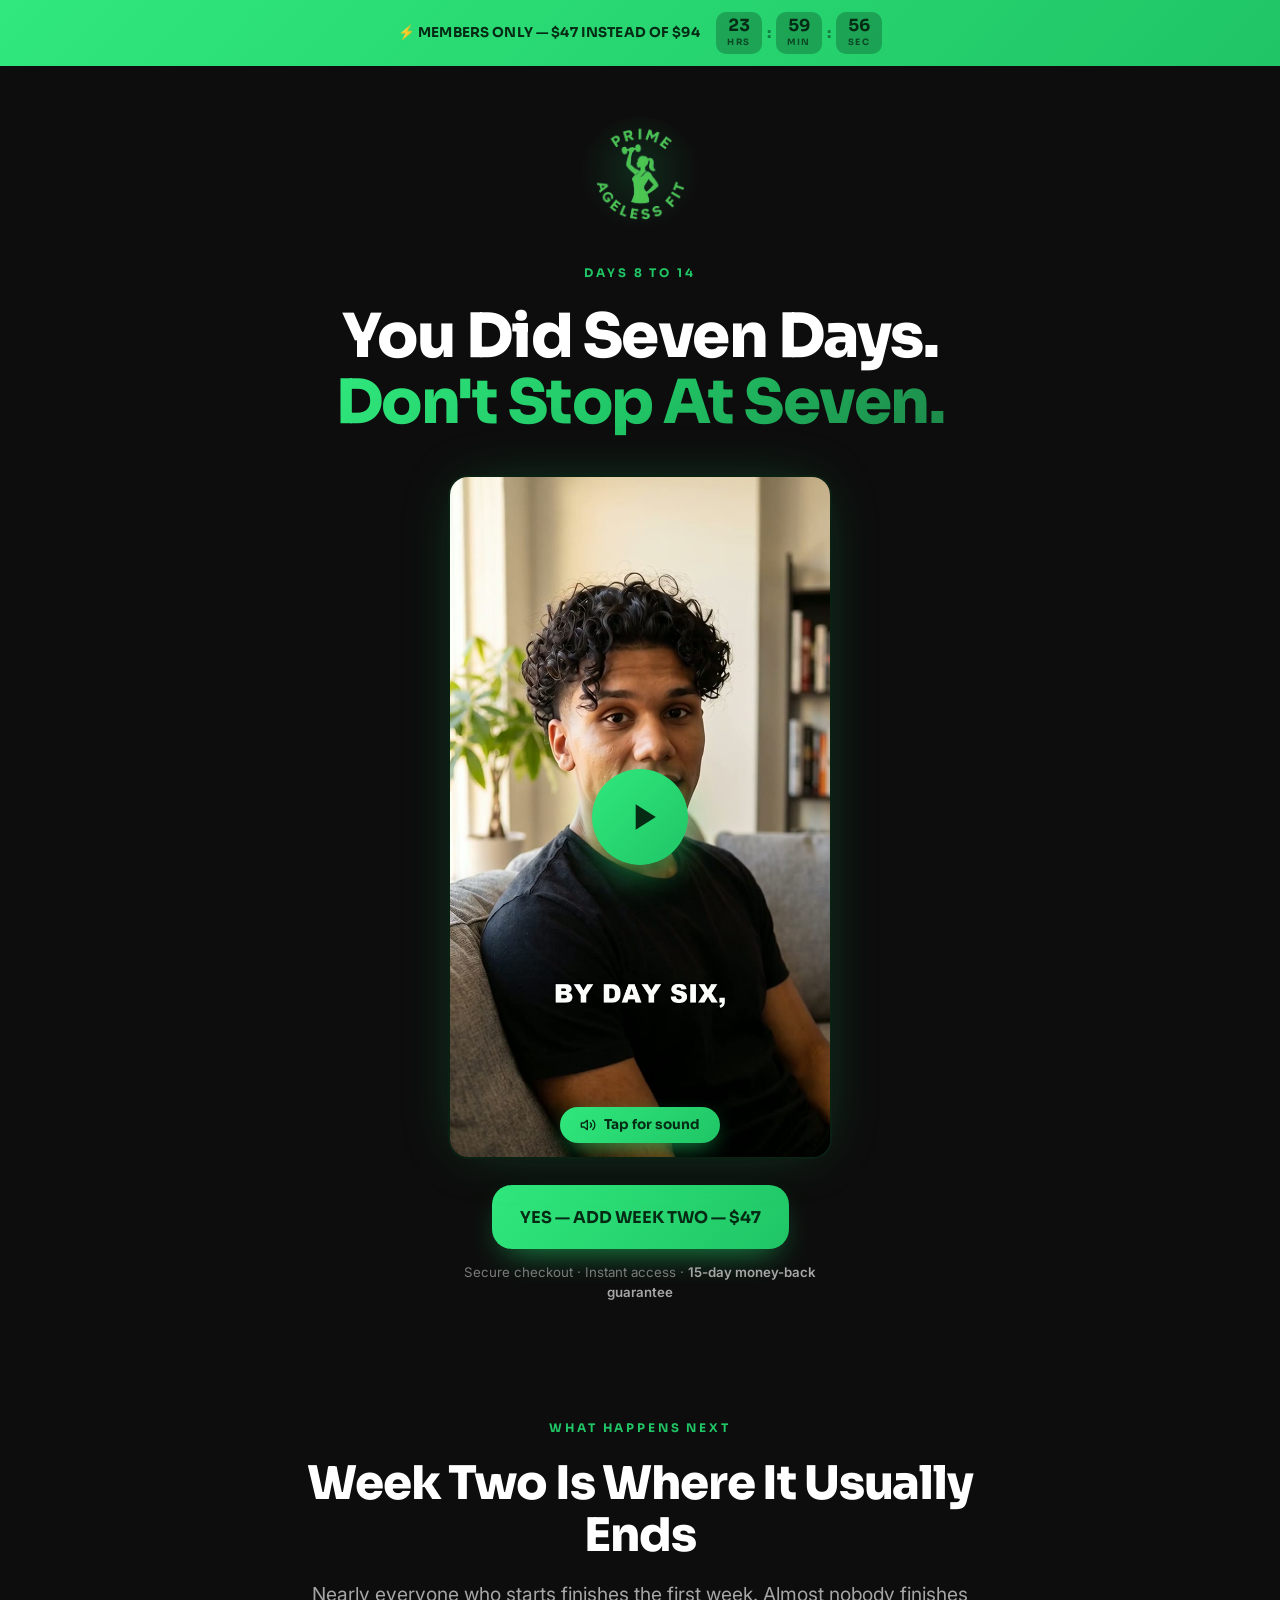
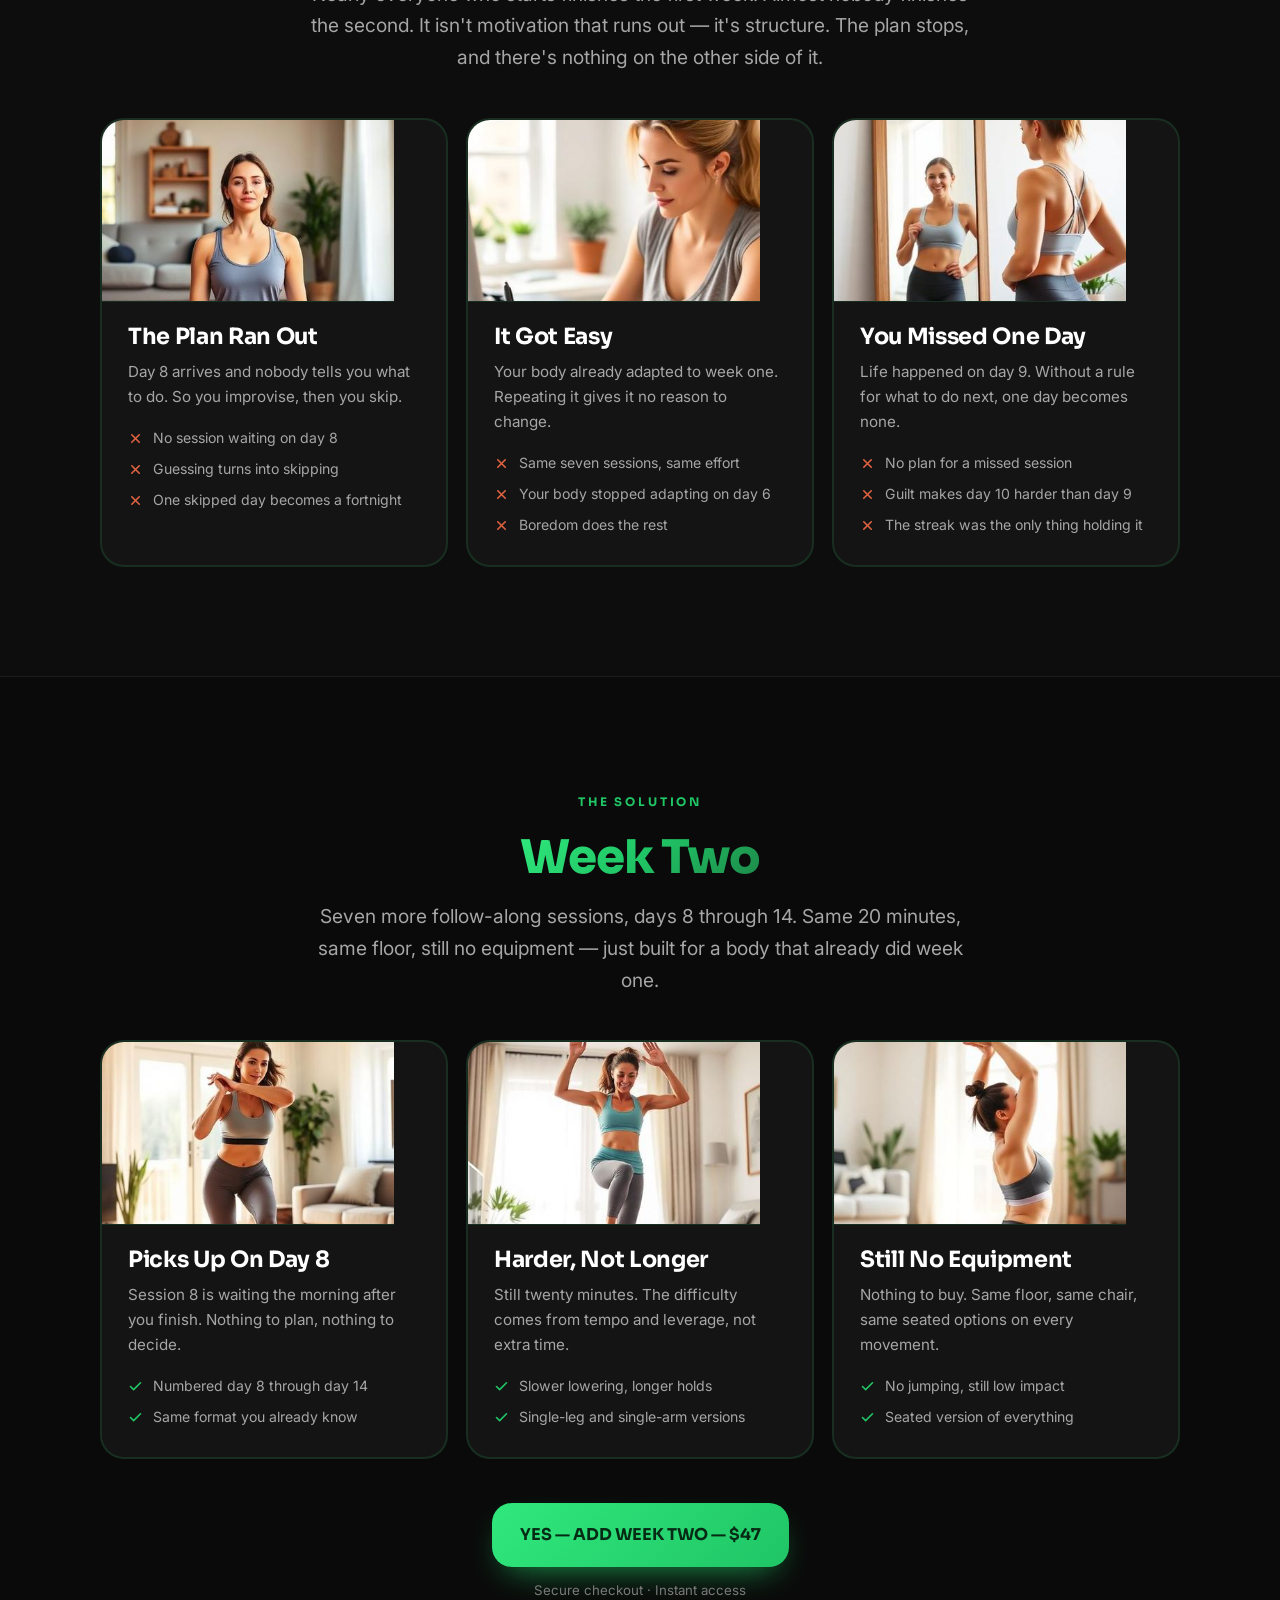
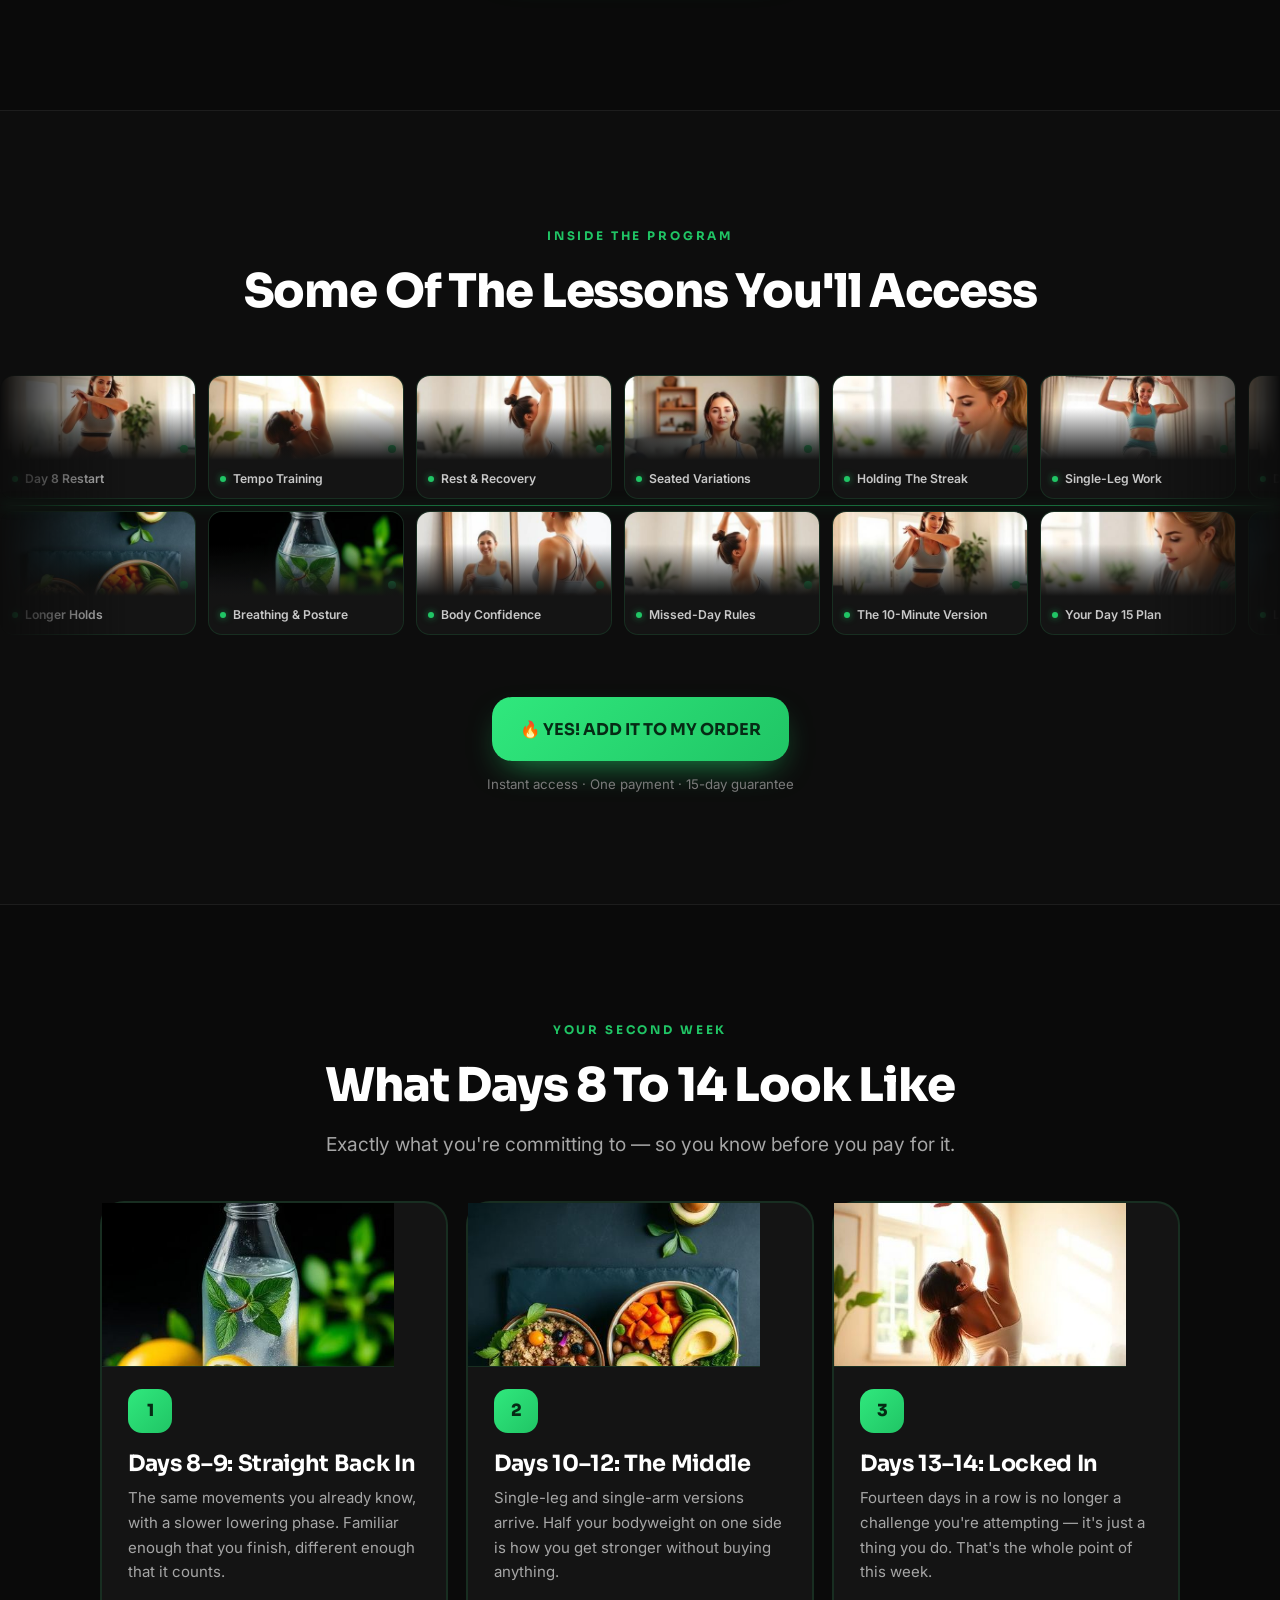
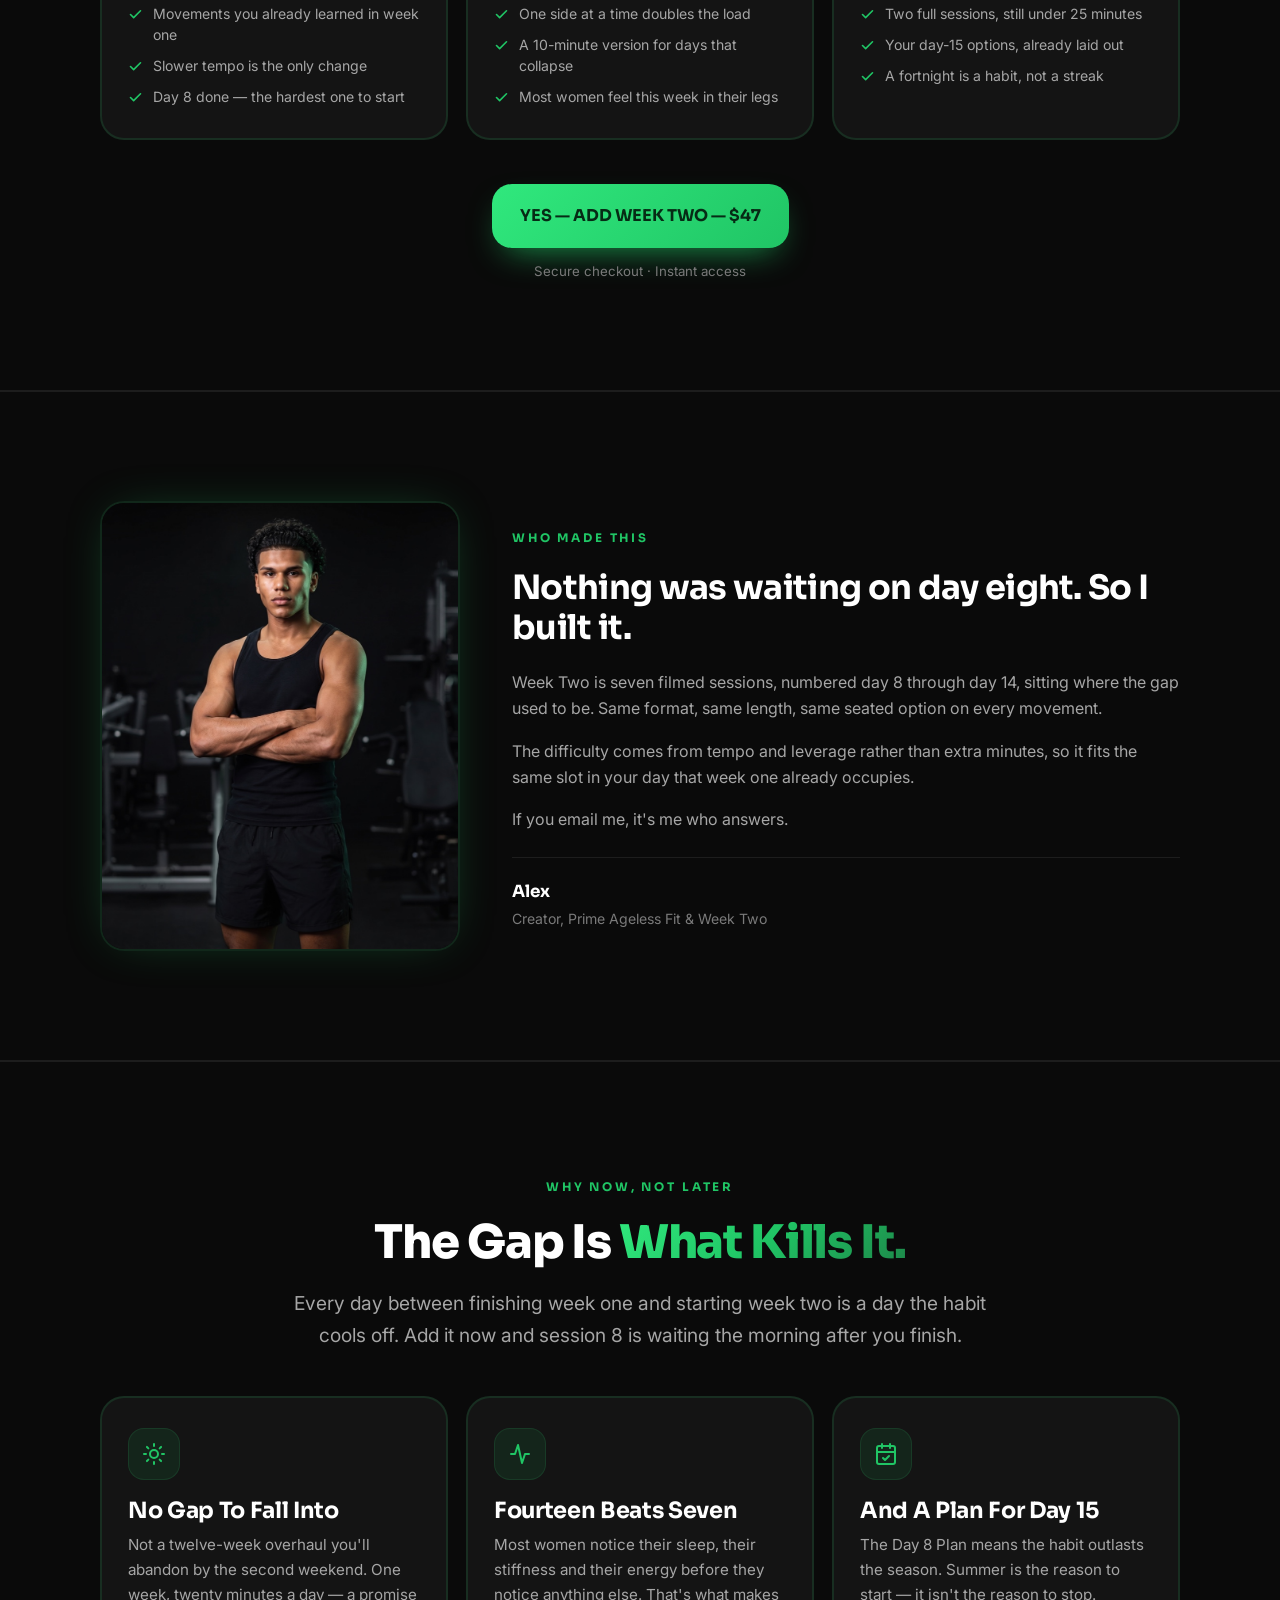
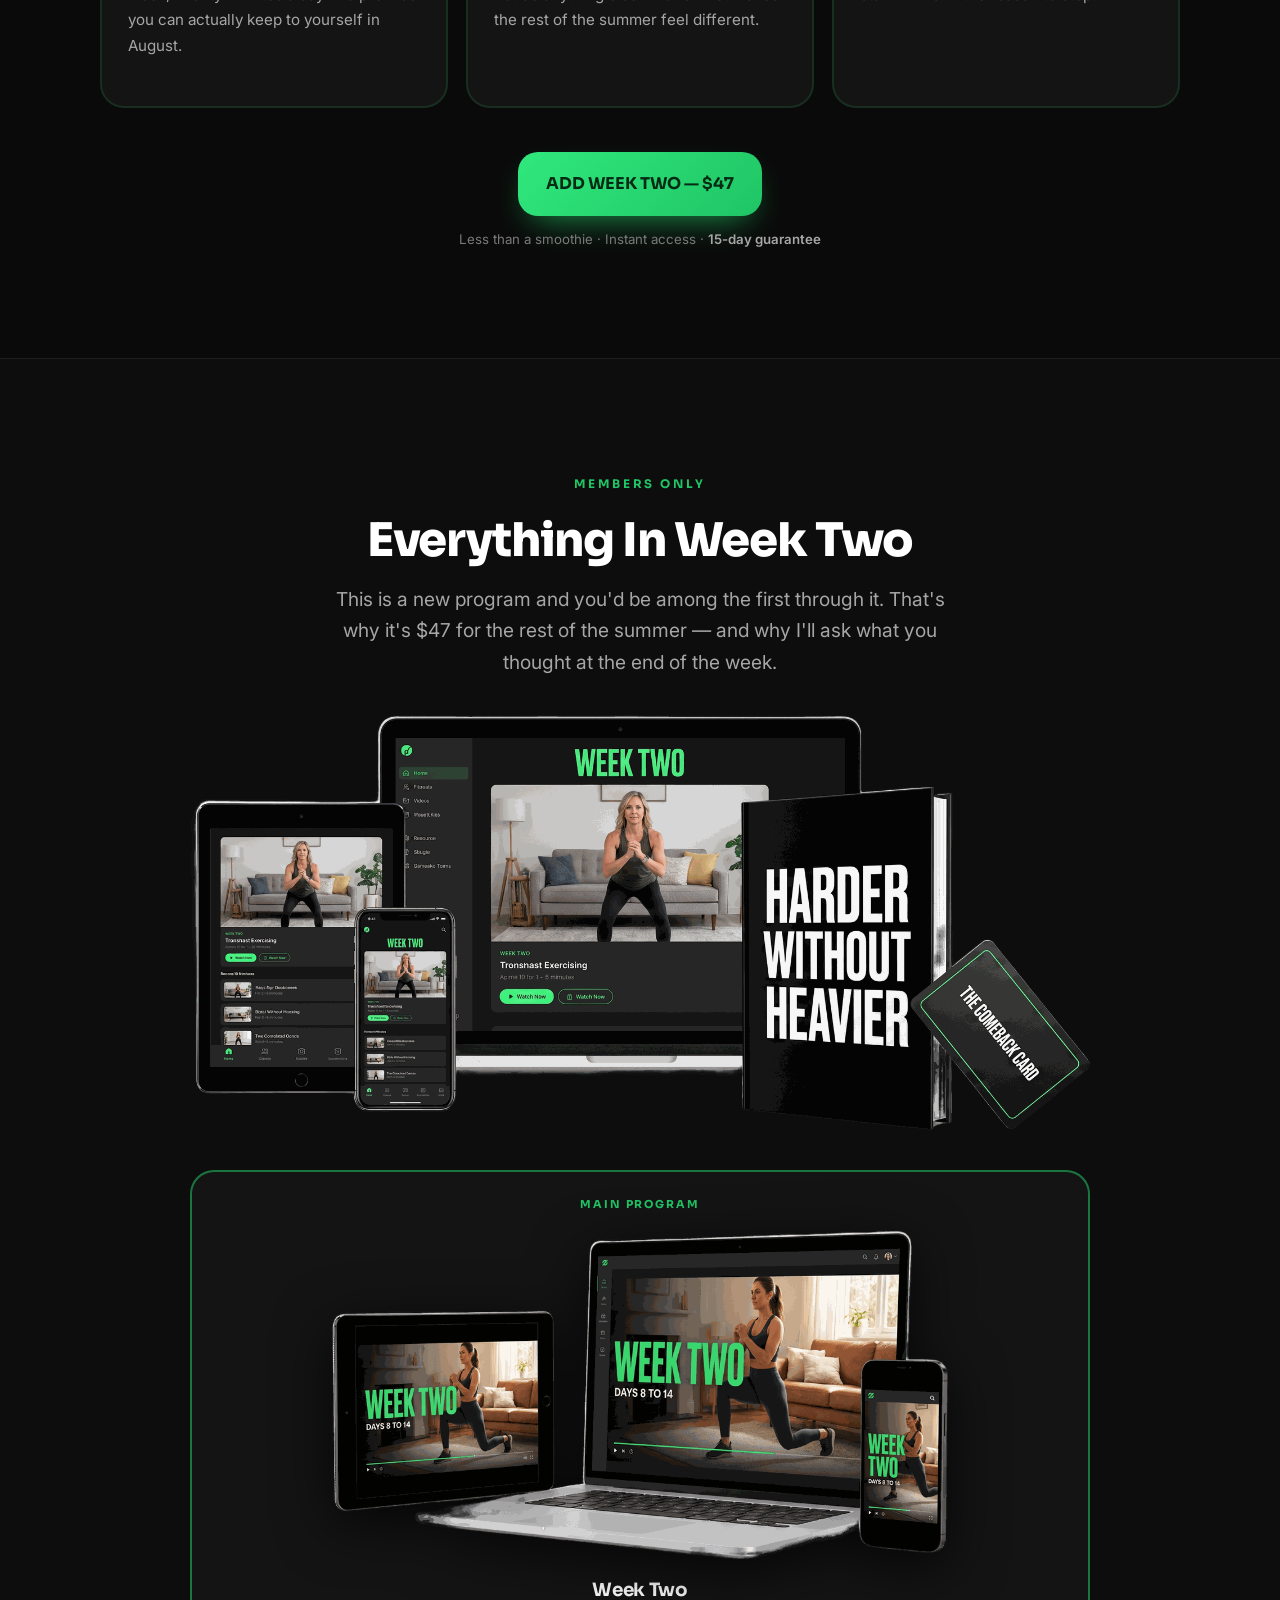
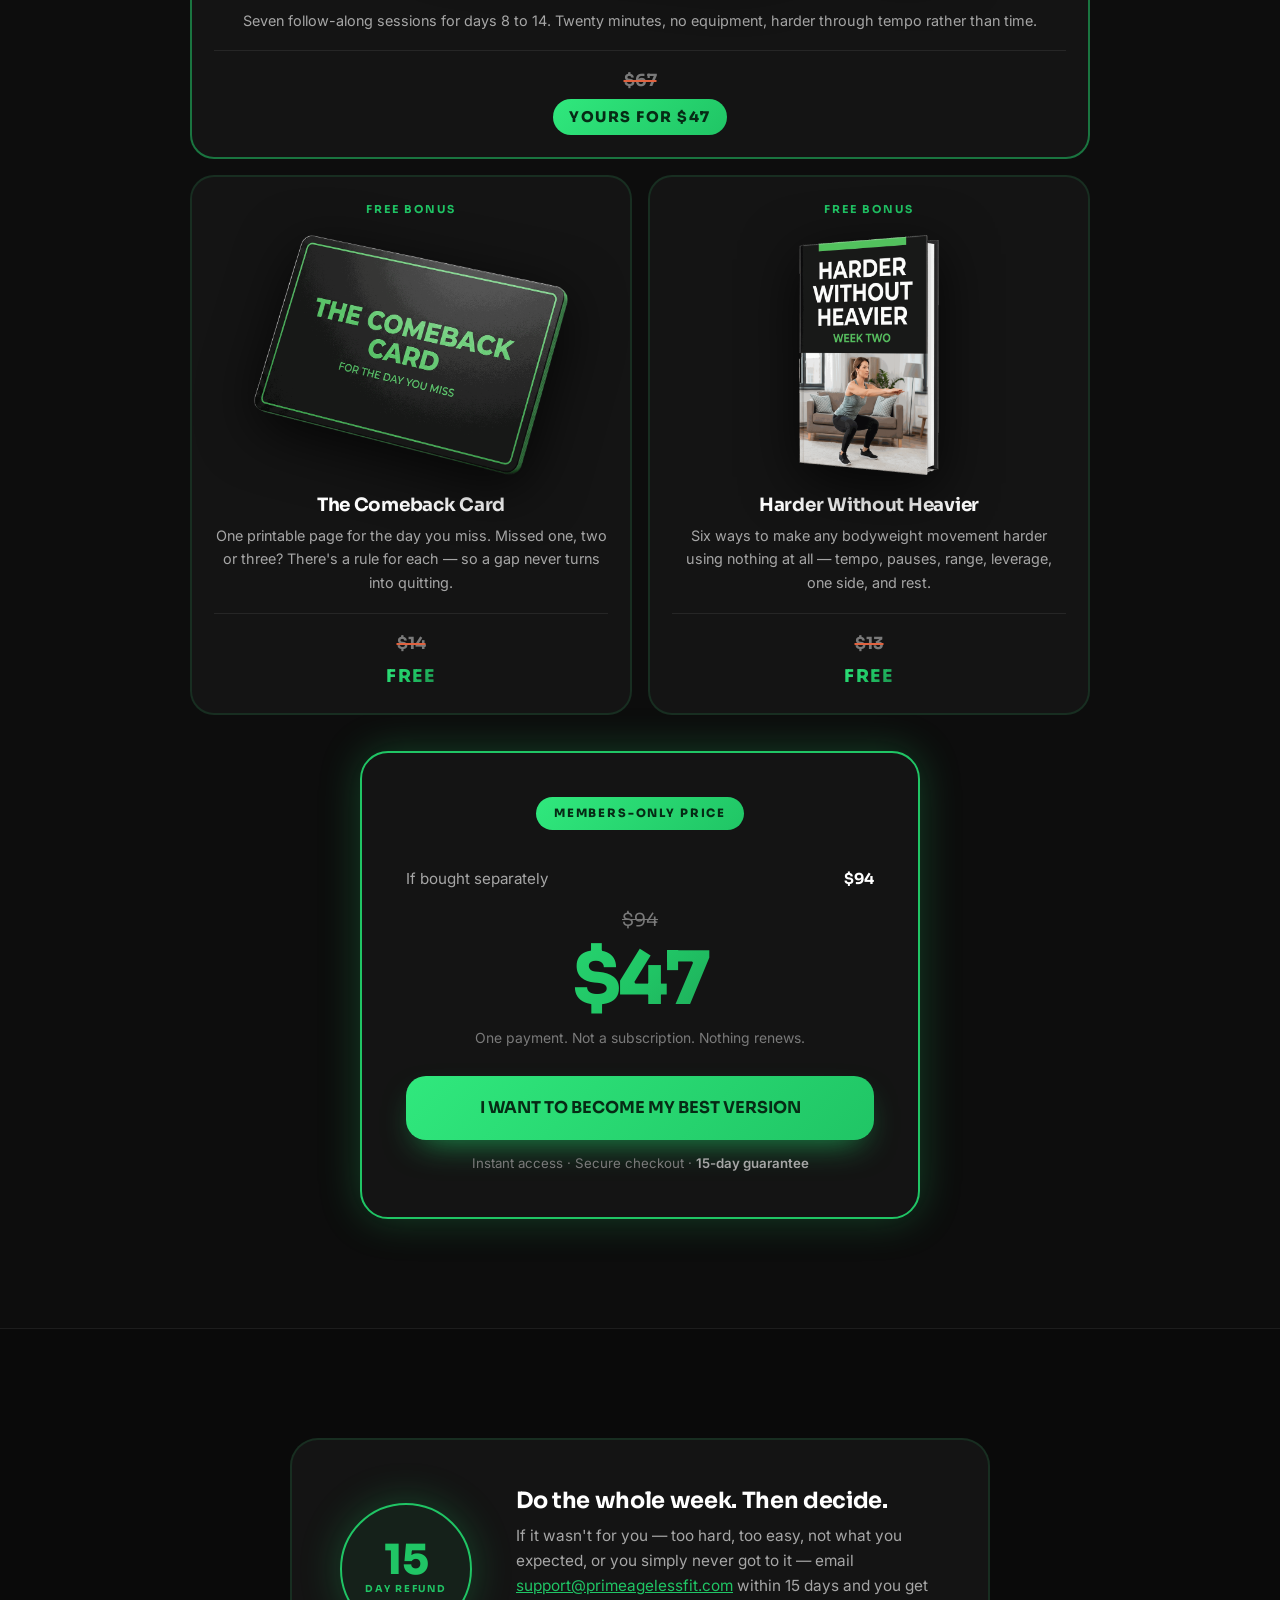
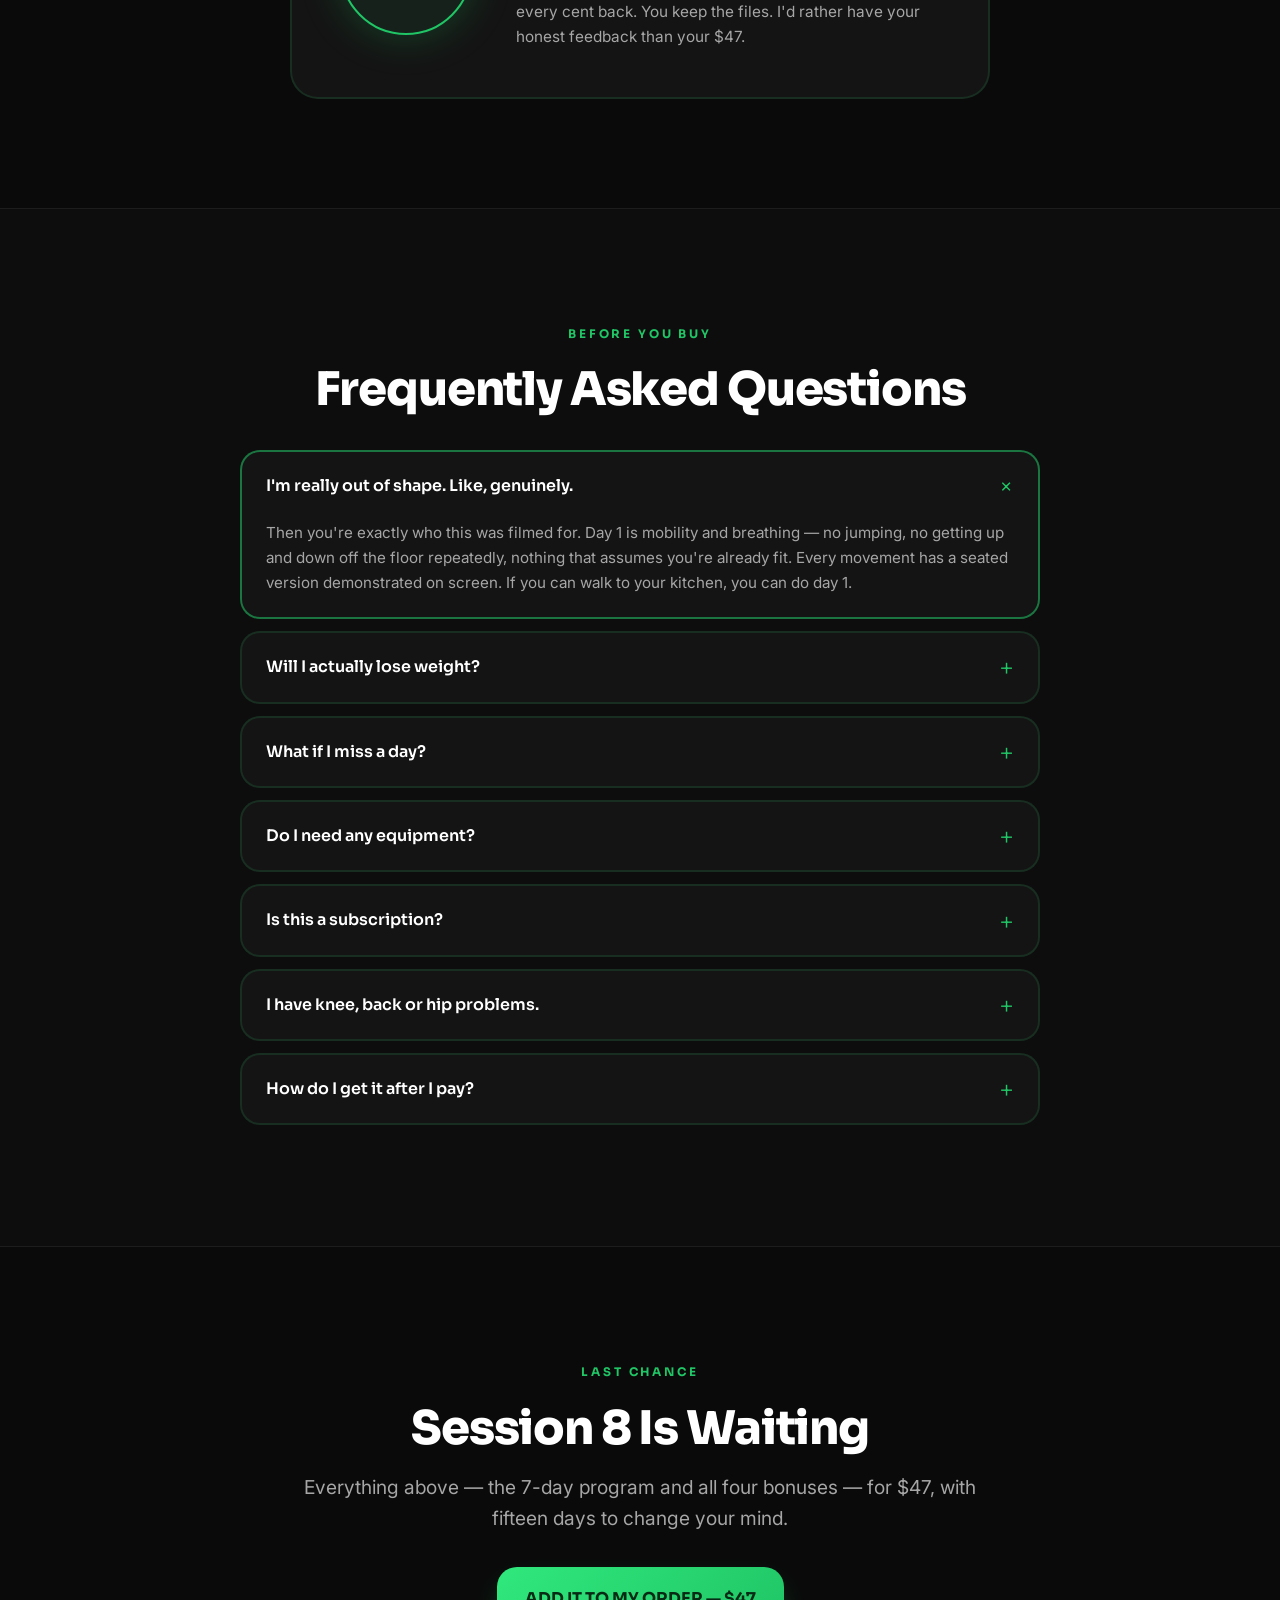
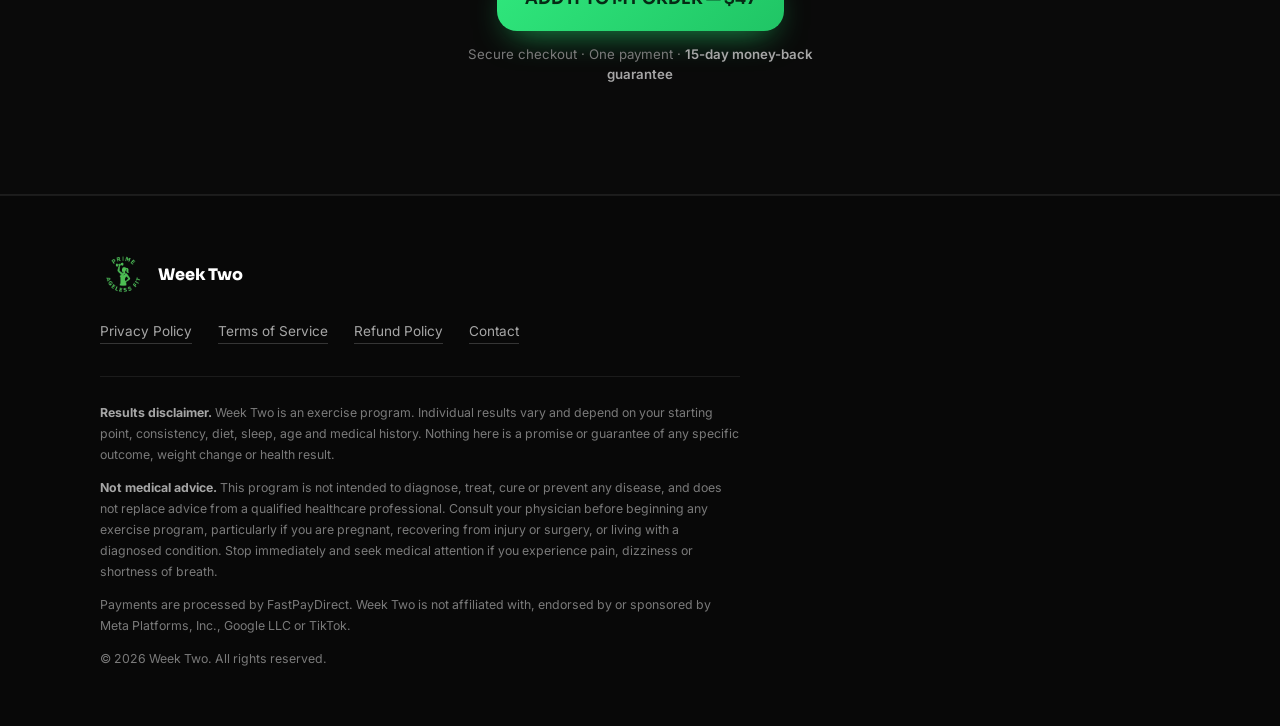
<file: week-two/index.html>
<!DOCTYPE html>
<html lang="en">
<head>
<meta charset="utf-8">
<meta name="viewport" content="width=device-width, initial-scale=1, viewport-fit=cover">

<title>Week Two — Days 8 to 14 of Prime Ageless Fit</title>
<meta name="description" content="The next seven sessions. Days 8 to 14, still 20 minutes, still no equipment — for women who just finished week one and don't want to lose it.">
<link rel="canonical" href="https://primeagelessfit.com/">

<meta property="og:type" content="website">
<meta property="og:title" content="You Did Seven Days. Don't Stop At Seven.">
<meta property="og:description" content="Days 8 to 14. Seven more sessions, 20 minutes, no equipment. The week that decides whether this sticks.">
<meta property="og:image" content="https://primeagelessfit.com/assets/hero.jpg">
<meta property="og:url" content="https://primeagelessfit.com/">
<meta name="twitter:card" content="summary_large_image">
<meta name="theme-color" content="#0D0D0D">
<link rel="icon" href="assets/logo.png">

<link rel="preconnect" href="https://fonts.googleapis.com">
<link rel="preconnect" href="https://fonts.gstatic.com" crossorigin>
<link href="https://fonts.googleapis.com/css2?family=Sora:wght@400;600;700;800&family=Inter:wght@400;500;600;700&display=swap" rel="stylesheet">

<style>
/* ═══════════════════════════════════════════════════════════
   PRIME AGELESS FIT
   Original identity, pulled straight off the live site:
     background      #0D0D0D      (hsl 0 0% 5%)
     card            #141414      (hsl 0 0% 8%)
     secondary       #1F1F1F
     green           #20C565      (hsl 145 72% 45%)
     gradient        135deg #30E87D → #20C565
     headline grad   135deg #30E87D → #20C565 → #1D8749
     card border     2px rgba(36,107,65,.3)   radius 24px
     button          radius 20px, green glow
     type            Sora 800 headings / Inter body
   ═══════════════════════════════════════════════════════════ */
:root{
  --bg:        #0D0D0D;
  --card:      #141414;
  --card-2:    #1A1A1A;
  --secondary: #1F1F1F;
  --fg:        #FFFFFF;
  --muted:     #A6A6A6;
  --muted-2:   #7A7A7A;
  --green:     #20C565;
  --green-lt:  #30E87D;
  --green-dk:  #1D8749;
  --grad:      linear-gradient(135deg, #30E87D, #20C565);
  --grad-text: linear-gradient(135deg, #30E87D, #20C565, #1D8749);
  --border:    rgba(255,255,255,.08);
  --border-g:  rgba(36,107,65,.3);
  --glow:      0 0 40px rgba(32,197,101,.28);

  --head: "Sora", -apple-system, BlinkMacSystemFont, sans-serif;
  --body: "Inter", -apple-system, BlinkMacSystemFont, sans-serif;

  --wrap: 1160px;
  --gut: 20px;
}
@media(min-width:900px){ :root{ --gut:40px } }

*,*::before,*::after{box-sizing:border-box}
html{-webkit-text-size-adjust:100%; scroll-behavior:smooth}
body{
  margin:0; background:var(--bg); color:var(--fg);
  font-family:var(--body); font-size:17px; line-height:1.65;
  -webkit-font-smoothing:antialiased; overflow-x:hidden;
}
img{max-width:100%; display:block; height:auto}
a{color:inherit}
h1,h2,h3{margin:0; font-family:var(--head); font-weight:800; line-height:1.1; letter-spacing:-.025em}
h1{font-size:clamp(2.3rem, 6.4vw, 3.8rem)}
h2{font-size:clamp(1.85rem, 4.6vw, 2.9rem)}
h3{font-size:clamp(1.15rem, 2.2vw, 1.4rem); font-weight:700; letter-spacing:-.015em}
p{margin:0 0 1em}
p:last-child{margin-bottom:0}

.wrap{width:100%; max-width:var(--wrap); margin:0 auto; padding-inline:var(--gut)}
.narrow{max-width:780px}
section{position:relative}
.pad{padding-block:clamp(56px,8.5vw,110px)}
.center{text-align:center}

.grad-text{
  background:var(--grad-text); -webkit-background-clip:text; background-clip:text;
  color:transparent; -webkit-text-fill-color:transparent;
}

.eyebrow{
  display:inline-block; font-family:var(--head); font-size:.74rem; font-weight:700;
  letter-spacing:.24em; text-transform:uppercase; color:var(--green);
  margin-bottom:20px;
}
.lede{font-size:clamp(1.02rem,1.9vw,1.2rem); color:var(--muted); max-width:60ch; line-height:1.65}
.center .lede{margin-inline:auto}

/* ── buttons ────────────────────────────────────────────── */
.btn{
  display:inline-flex; align-items:center; justify-content:center;
  min-height:64px; padding:16px 28px;
  background:var(--grad); color:#062B15;
  font-family:var(--head); font-weight:700;
  font-size:clamp(.92rem, 3.4vw, 1.02rem); line-height:1.3; text-align:center;
  text-decoration:none; border:0; border-radius:20px; cursor:pointer;
  box-shadow:0 0 0 0 rgba(32,197,101,.4), 0 14px 34px -14px rgba(32,197,101,.8);
  transition:transform .18s ease, box-shadow .18s ease, filter .18s ease;
}
.btn:hover{transform:translateY(-2px); filter:brightness(1.06);
  box-shadow:0 0 0 6px rgba(32,197,101,.14), 0 20px 44px -16px rgba(32,197,101,.9)}
.btn:active{transform:translateY(0)}
.btn:focus-visible{outline:2px solid var(--green-lt); outline-offset:4px}
.btn--block{display:flex; width:100%}
.btn--ghost{
  background:transparent; color:var(--fg);
  border:2px solid var(--border-g); box-shadow:none;
}
.btn--ghost:hover{border-color:var(--green); background:rgba(32,197,101,.07); filter:none}

.undercta{margin-top:14px; font-size:.83rem; color:var(--muted-2); line-height:1.5}
.undercta b{color:var(--muted); font-weight:600}
.center .undercta{margin-inline:auto; max-width:46ch}

/* ── countdown bar (original treatment) ─────────────────── */
.bar{
  background:var(--grad); color:#062B15;
  padding:12px var(--gut);
  display:flex; align-items:center; justify-content:center; gap:10px 16px; flex-wrap:wrap;
  font-family:var(--head); font-weight:700; font-size:.85rem; letter-spacing:.01em;
}
.clock{display:flex; align-items:center; gap:5px}
.clock .u{
  display:flex; flex-direction:column; align-items:center;
  background:rgba(6,43,21,.28); border-radius:10px; padding:4px 10px; min-width:46px;
}
.clock .u b{font-size:1.05rem; line-height:1.15; font-variant-numeric:tabular-nums}
.clock .u span{font-size:.55rem; letter-spacing:.14em; opacity:.75}
.clock .sep{font-size:1rem; opacity:.5}

/* ── hero ───────────────────────────────────────────────── */
.hero{padding-top:clamp(28px,4vw,52px); padding-bottom:0; text-align:center}
.hero .logo{
  width:118px; height:118px; margin:0 auto 22px; border-radius:50%;
  background:radial-gradient(circle at 50% 45%, rgba(32,197,101,.16), rgba(32,197,101,0) 68%);
  display:flex; align-items:center; justify-content:center;
}
.hero .logo img{width:100%; height:auto; filter:brightness(1.55) saturate(1.25)}
.hero h1{max-width:15ch; margin:0 auto 20px}
.hero .lede{margin-bottom:26px}

.chips{
  display:flex; flex-wrap:wrap; gap:9px; justify-content:center;
  margin:0 0 28px; padding:0; list-style:none;
}
.chips li{
  display:flex; align-items:center; gap:7px;
  background:var(--card); border:1px solid var(--border-g);
  border-radius:100px; padding:8px 16px;
  font-size:.83rem; font-weight:600; color:#D8D8D8;
}
.chips svg{width:14px; height:14px; color:var(--green); flex:none}

/* keep the hero CTA above the fold on small phones */
@media(max-width:430px){
  .hero{padding-top:20px}
  .hero .logo{width:92px; height:92px; margin-bottom:14px}
  .eyebrow{font-size:.68rem; letter-spacing:.18em; margin-bottom:14px}
  .hero h1{margin-bottom:14px}
  .hero .lede{margin-bottom:18px; font-size:.97rem}
  .chips{gap:7px; margin-bottom:20px}
  .chips li{padding:7px 13px; font-size:.78rem}
}

/* ── creator ────────────────────────────────────────────── */
.creator-grid{display:grid; gap:30px; align-items:center}
@media(min-width:820px){ .creator-grid{grid-template-columns:360px 1fr; gap:52px} }
.creator-photo{
  width:100%; max-width:360px; margin-inline:auto;
  aspect-ratio:4/5; object-fit:cover; object-position:center 22%;
  border-radius:24px; border:2px solid var(--border-g);
  box-shadow:0 0 50px -18px rgba(32,197,101,.4);
}
.creator blockquote{
  margin:0 0 20px; font-family:var(--head); font-weight:700;
  font-size:clamp(1.5rem,3.2vw,2.1rem); line-height:1.2;
  letter-spacing:-.02em; color:var(--fg);
}
.creator p{color:var(--muted); font-size:1rem}
.creator .sig{
  margin-top:24px; padding-top:20px; border-top:1px solid var(--border);
  font-size:.88rem; color:var(--muted-2);
}
.creator .sig b{
  display:block; font-family:var(--head); font-size:1.05rem;
  font-weight:700; color:var(--fg); margin-bottom:2px;
}

.hero-media{position:relative; margin-top:38px}
.hero-media img{width:100%; aspect-ratio:16/10; object-fit:cover; object-position:center 24%;
  filter:brightness(.88)}
@media(min-width:760px){ .hero-media img{aspect-ratio:21/9} }
.hero-media::after{content:""; position:absolute; inset:0; pointer-events:none;
  background:linear-gradient(180deg, var(--bg) 0%, rgba(13,13,13,.2) 24%, rgba(13,13,13,.46) 64%, var(--bg) 100%)}

/* ── VSL player (unused until a Week Two video exists) ─── */
/* A VSL e vertical (9:16). A largura e travada pela altura da janela para o
   video nao empurrar o botao de compra para fora da tela num monitor largo. */
.vsl{
  position:relative; margin:38px auto 0;
  aspect-ratio:9/16; width:min(100%, calc(76vh * 9 / 16)); background:#000;
  border:2px solid var(--border-g); border-radius:20px; overflow:hidden;
  box-shadow:0 0 60px -18px rgba(32,197,101,.35);
}
.vsl video{width:100%; height:100%; object-fit:cover; display:block; background:#000}
.vsl.playing{cursor:pointer}

.vsl-sound{
  position:absolute; left:50%; bottom:14px; transform:translateX(-50%);
  display:inline-flex; align-items:center; gap:8px; white-space:nowrap;
  padding:10px 20px; border:0; border-radius:100px; cursor:pointer;
  background:var(--grad); color:#062B15;
  font-family:var(--head); font-weight:700; font-size:.85rem; line-height:1;
  box-shadow:0 8px 24px -8px rgba(32,197,101,.9);
  animation:pulse 2.4s ease-in-out infinite;
}
.vsl-sound svg{width:16px; height:16px; flex:none}
@media(max-width:560px){
  .vsl-sound{padding:8px 15px; font-size:.74rem; gap:6px; bottom:10px}
  .vsl-sound svg{width:14px; height:14px}
  .vsl-play{width:64px; height:64px}
  .vsl-play svg{width:30px; height:30px}
}
.vsl-sound[hidden]{display:none}
@keyframes pulse{0%,100%{transform:translateX(-50%) scale(1)}50%{transform:translateX(-50%) scale(1.05)}}
@media(prefers-reduced-motion:reduce){ .vsl-sound{animation:none} }

.vsl-play{
  position:absolute; inset:0; margin:auto; width:96px; height:96px;
  display:flex; align-items:center; justify-content:center;
  border:0; border-radius:50%; cursor:pointer;
  background:var(--grad); color:#062B15;
  box-shadow:0 12px 40px -8px rgba(32,197,101,.9);
}
.vsl-play svg{width:44px; height:44px; margin-left:5px}
.vsl-play[hidden]{display:none}

/* ── cards ──────────────────────────────────────────────── */
.grid{display:grid; gap:18px}
@media(min-width:800px){
  .grid-3{grid-template-columns:repeat(3,1fr)}
  .grid-2{grid-template-columns:repeat(2,1fr)}
}
.card{
  background:var(--card); border:2px solid var(--border-g);
  border-radius:24px; padding:30px 26px; overflow:hidden;
  transition:border-color .2s ease, transform .2s ease;
}
.card:hover{border-color:rgba(32,197,101,.5); transform:translateY(-3px)}
.card h3{margin-bottom:10px}

/* card illustration — bleeds to the card edges */
.card-illus{
  display:block; width:calc(100% + 52px); margin:-30px -26px 22px;
  aspect-ratio:16/10; object-fit:cover; object-position:center 28%;
  border-bottom:1px solid var(--border-g);
}
.card>p{color:var(--muted); font-size:.95rem; margin-bottom:18px}
.icon{
  width:52px; height:52px; border-radius:16px; margin-bottom:18px;
  background:rgba(32,197,101,.1); border:1px solid var(--border-g);
  color:var(--green); display:flex; align-items:center; justify-content:center;
}
.icon svg{width:24px; height:24px}
.bullets{list-style:none; margin:0; padding:0; display:grid; gap:10px}
.bullets li{
  display:flex; gap:10px; font-size:.88rem; color:var(--muted); line-height:1.5;
}
.bullets svg{width:15px; height:15px; flex:none; margin-top:4px; color:var(--green)}
.bullets.neg svg{color:#E0623F}

/* ── lesson marquee ──────────────────────────────────────
   Rebuilt to match the original: a photo strip per card with a
   slow pan, a fade to card colour, and a pulsing green node.
   The nodes sit on a glowing green line that runs the length of
   the rail, so the cards read as connected. */
.rail{position:relative; padding-block:20px}
.rail::before{                                  /* the connecting line */
  content:""; position:absolute; left:0; right:0; top:50%;
  height:1px; background:linear-gradient(90deg,
    transparent, rgba(32,197,101,.5) 12%, rgba(32,197,101,.5) 88%, transparent);
  box-shadow:0 0 12px rgba(32,197,101,.5); pointer-events:none;
}
.marquee{overflow:hidden; position:relative;
  -webkit-mask-image:linear-gradient(90deg,transparent,#000 10%,#000 90%,transparent);
  mask-image:linear-gradient(90deg,transparent,#000 10%,#000 90%,transparent)}
.marquee .track{display:flex; gap:12px; width:max-content; animation:slide 46s linear infinite}
.marquee.rev .track{animation-direction:reverse; animation-duration:56s}
.marquee+.marquee{margin-top:12px}
@keyframes slide{ from{transform:translateX(0)} to{transform:translateX(-50%)} }

.lcard{
  flex:none; width:170px; background:var(--card);
  border:1px solid var(--border-g); border-radius:14px; overflow:hidden;
  transition:border-color .3s ease, box-shadow .3s ease;
}
.lcard:hover{border-color:rgba(32,197,101,.55); box-shadow:0 0 20px rgba(32,197,101,.18)}
@media(min-width:640px){ .lcard{width:196px} }
.lcard .shot{position:relative; height:84px; overflow:hidden}
.lcard .shot img{
  width:100%; height:100%; object-fit:cover; object-position:center 26%;
  display:block; animation:slowPan 9s ease-in-out infinite alternate;
}
.lcard .shot::after{                            /* fade into the card */
  content:""; position:absolute; inset:0;
  background:linear-gradient(to top, var(--card), transparent 62%);
}
.lcard .node{                                   /* the glowing node */
  position:absolute; right:7px; bottom:7px; width:8px; height:8px;
  border-radius:50%; background:var(--green);
  box-shadow:0 0 9px rgba(32,197,101,.85); animation:blip 2s ease-in-out infinite;
}
.lcard .name{
  display:flex; align-items:center; gap:7px; padding:9px 11px;
  font-size:.76rem; font-weight:600; color:#C8C8C8; white-space:nowrap;
}
.lcard .name i{
  flex:none; width:6px; height:6px; border-radius:50%; background:var(--green);
  box-shadow:0 0 7px rgba(32,197,101,.7);
}
@keyframes slowPan{ from{transform:scale(1.12) translateX(-3%)} to{transform:scale(1.12) translateX(3%)} }
@keyframes blip{ 0%,100%{opacity:1} 50%{opacity:.35} }
@media(prefers-reduced-motion:reduce){
  .marquee .track, .lcard .shot img, .lcard .node{animation:none}
}

/* ── journey card image ─────────────────────────────────── */
.day-illus{
  display:block; width:calc(100% + 52px); margin:-30px -26px 22px;
  aspect-ratio:16/9; object-fit:cover; object-position:center 28%;
  border-bottom:1px solid var(--border-g);
}

/* ── 7-day journey ──────────────────────────────────────── */
.days{display:grid; gap:18px; margin-top:40px}
@media(min-width:880px){ .days{grid-template-columns:repeat(3,1fr)} }
.day{
  background:var(--card); border:2px solid var(--border-g);
  border-radius:24px; padding:30px 26px; position:relative;
}
.day .n{
  width:44px; height:44px; border-radius:14px; margin-bottom:18px;
  background:var(--grad); color:#062B15;
  font-family:var(--head); font-weight:800; font-size:1.05rem;
  display:flex; align-items:center; justify-content:center;
}
.day h3{margin-bottom:10px}
.day>p{font-size:.94rem; color:var(--muted); margin-bottom:18px}

/* ── offer ──────────────────────────────────────────────── */
.offer-hero{
  display:block; width:100%; max-width:900px; margin:36px auto 0;
  border-radius:20px;
}

/* the bundle — mockups big enough to actually read the covers */
.bundle{list-style:none; margin:40px 0 0; padding:0; display:grid; gap:16px}
@media(min-width:760px){
  .bundle{grid-template-columns:repeat(2,1fr)}
  .bundle li.main{grid-column:1 / -1}
}
.bundle li{
  background:var(--card); border:2px solid var(--border-g);
  border-radius:24px; padding:24px 22px 22px; text-align:center;
  display:flex; flex-direction:column;
}
.bundle li.main{border-color:rgba(32,197,101,.55)}
.bundle .tagline{
  font-family:var(--head); font-size:.68rem; font-weight:700;
  letter-spacing:.18em; text-transform:uppercase; color:var(--green);
  margin-bottom:16px;
}
.bundle .shot{
  width:100%; height:210px; object-fit:contain; margin-bottom:20px;
  filter:drop-shadow(0 14px 28px rgba(0,0,0,.75));
}
.bundle li.main .shot{height:280px}
@media(min-width:760px){
  .bundle .shot{height:240px}
  .bundle li.main .shot{height:330px}
}
.bundle h3{margin-bottom:8px; font-size:1.15rem}
.bundle p{font-size:.9rem; color:var(--muted); margin-bottom:18px; flex:1}
.bundle .price{
  display:flex; flex-direction:column; align-items:center; gap:4px;
  padding-top:16px; border-top:1px solid var(--border);
}
.bundle .price s{
  font-family:var(--head); font-size:1.05rem; font-weight:700;
  color:var(--muted-2); text-decoration:line-through;
  text-decoration-thickness:2px; text-decoration-color:#E0623F;
}
.bundle .price em{
  font-family:var(--head); font-style:normal; font-weight:800;
  font-size:1.1rem; letter-spacing:.1em; text-transform:uppercase;
  background:var(--grad-text); -webkit-background-clip:text; background-clip:text;
  color:transparent; -webkit-text-fill-color:transparent;
}
.bundle .price em.pay{
  -webkit-text-fill-color:#062B15; color:#062B15; background:var(--grad);
  padding:6px 16px; border-radius:100px; font-size:.92rem;
}

.ticket{
  background:var(--card); border:2px solid var(--green);
  border-radius:28px; padding:clamp(28px,4vw,44px);
  max-width:560px; margin:36px auto 0; text-align:center;
  box-shadow:var(--glow);
}
.ticket .tag{
  display:inline-block; background:var(--grad); color:#062B15;
  font-family:var(--head); font-weight:800; font-size:.72rem;
  letter-spacing:.16em; text-transform:uppercase;
  padding:7px 18px; border-radius:100px; margin-bottom:22px;
}
.ticket .sum{
  display:flex; justify-content:space-between; align-items:baseline;
  padding:14px 0; border-top:1px solid var(--border); font-size:.95rem; color:var(--muted);
}
.ticket .sum b{font-family:var(--head); color:var(--fg); font-weight:700}
.was{font-family:var(--head); font-size:1.15rem; color:var(--muted-2); text-decoration:line-through}
.now{
  font-family:var(--head); font-size:clamp(3.4rem,11vw,4.6rem); font-weight:800;
  line-height:1; letter-spacing:-.04em; margin:8px 0 10px;
}
.note{font-size:.87rem; color:var(--muted-2)}

/* ── guarantee ──────────────────────────────────────────── */
.guar{
  display:grid; gap:28px; align-items:center; text-align:center;
  background:var(--card); border:2px solid var(--border-g);
  border-radius:28px; padding:clamp(28px,4vw,48px);
}
@media(min-width:780px){ .guar{grid-template-columns:auto 1fr; text-align:left; gap:44px} }
.seal{
  width:132px; height:132px; border-radius:50%; margin-inline:auto;
  border:2px solid var(--green); background:rgba(32,197,101,.07);
  box-shadow:var(--glow);
  display:flex; flex-direction:column; align-items:center; justify-content:center;
}
.seal .n{font-family:var(--head); font-size:2.6rem; font-weight:800; line-height:1; color:var(--green)}
.seal .t{font-family:var(--head); font-size:.6rem; font-weight:700; letter-spacing:.18em; text-transform:uppercase; color:var(--green)}
.guar h3{margin-bottom:10px}
.guar p{color:var(--muted); font-size:.96rem}

/* ── FAQ ────────────────────────────────────────────────── */
.faq{max-width:800px; margin:34px auto 0}
.faq details{
  background:var(--card); border:2px solid var(--border-g);
  border-radius:20px; margin-bottom:12px; overflow:hidden;
}
.faq details[open]{border-color:rgba(32,197,101,.55)}
.faq summary{
  cursor:pointer; list-style:none; padding:21px 24px;
  font-family:var(--head); font-weight:600; font-size:1rem;
  display:flex; justify-content:space-between; align-items:center; gap:16px;
}
.faq summary::-webkit-details-marker{display:none}
.faq summary::after{
  content:"+"; font-family:var(--body); font-size:1.5rem; font-weight:300;
  color:var(--green); line-height:1; flex:none; transition:transform .22s ease;
}
.faq details[open] summary::after{transform:rotate(45deg)}
.faq summary:focus-visible{outline:2px solid var(--green); outline-offset:-4px}
.faq .a{padding:0 24px 22px; color:var(--muted); font-size:.95rem}
.faq .a a{color:var(--green)}

/* ── footer ─────────────────────────────────────────────── */
footer{
  background:#080808; border-top:1px solid var(--border);
  color:var(--muted-2); padding:56px 0 calc(100px + env(safe-area-inset-bottom));
  font-size:.85rem;
}
@media(min-width:900px){ footer{padding-bottom:56px} }
footer .flogo{display:flex; align-items:center; gap:12px; margin-bottom:22px}
footer .flogo img{width:46px; filter:brightness(1.5) saturate(1.2)}
footer .flogo b{font-family:var(--head); font-weight:800; font-size:1rem; color:var(--fg); letter-spacing:-.01em}
footer nav{display:flex; flex-wrap:wrap; gap:10px 26px; margin-bottom:32px}
footer nav a{color:var(--muted); text-decoration:none; border-bottom:1px solid rgba(255,255,255,.18); padding-bottom:1px}
footer nav a:hover{color:var(--green); border-color:var(--green)}
.legal{border-top:1px solid var(--border); padding-top:26px; font-size:.77rem; line-height:1.7; max-width:80ch}
.legal p{margin-bottom:1em}
.legal strong{color:var(--muted)}

/* ── sticky mobile CTA ──────────────────────────────────── */
.sticky{
  position:fixed; left:0; right:0; bottom:0; z-index:90;
  background:rgba(13,13,13,.93);
  -webkit-backdrop-filter:blur(14px); backdrop-filter:blur(14px);
  border-top:1px solid var(--border-g);
  padding:10px var(--gut) calc(10px + env(safe-area-inset-bottom));
  transform:translateY(130%); transition:transform .3s cubic-bezier(.4,0,.2,1);
}
.sticky.on{transform:translateY(0)}
.sticky .row{display:flex; align-items:center; gap:13px; max-width:var(--wrap); margin-inline:auto}
.sticky .p{flex:none; line-height:1.05; font-family:var(--head)}
.sticky .p .w{display:block; font-size:.65rem; color:var(--muted-2); text-decoration:line-through}
.sticky .p .n{font-size:1.45rem; font-weight:800; color:var(--fg)}
.sticky .btn{flex:1; min-height:56px; padding-inline:18px; font-size:.96rem}
@media(min-width:900px){ .sticky{display:none} }



/* ── motion ─────────────────────────────────────────────── */
@media(prefers-reduced-motion:no-preference){
  .rev{opacity:0; transform:translateY(18px); transition:opacity .6s ease, transform .6s ease}
  .rev.in{opacity:1; transform:none}
}
</style>
</head>
<body>

<!-- ─── countdown · persists per visitor, never resets on reload ─── -->
<div class="bar">
  <span>⚡ MEMBERS ONLY — <span data-now>$47</span> INSTEAD OF <span data-was>$94</span></span>
  <div class="clock" id="clock">
    <div class="u"><b data-h>24</b><span>HRS</span></div><span class="sep">:</span>
    <div class="u"><b data-m>00</b><span>MIN</span></div><span class="sep">:</span>
    <div class="u"><b data-s>00</b><span>SEC</span></div>
  </div>
</div>


<!-- ══════════════ HERO ══════════════
     Stripped to logo → headline → video. No lede, no chips,
     no buttons. ═══════════════════ -->
<header class="hero">
  <div class="wrap narrow">

    <div class="logo"><img src="assets/logo.png" width="498" height="501" alt="Week Two"></div>

    <div class="eyebrow">Days 8 To 14</div>

    <h1>You Did Seven Days. <span class="grad-text">Don't Stop At Seven.</span></h1>

  </div>

  <!-- ── VSL ──────────────────────────────────────────────────
       Video-first hero: logo, headline, video. Nothing else.
       Autoplays muted (captions are burned in) with a tap-for-
       sound prompt.

       NOTE: there is now no CTA above the fold at all. That's a
       deliberate VSL-page pattern — the video does the selling —
       but it does mean the first buy button is in the section
       below. The sticky mobile bar appears once the video
       scrolls past, so phones always have one within reach.
       ──────────────────────────────────────────────────────── -->
  <!-- ── VSL ──────────────────────────────────────────────────
       Autoplays muted (captions are burned in). Tap unmutes and
       restarts from zero. The letter below carries the same
       argument in text for anyone who won't press play.
       ──────────────────────────────────────────────────────── -->
  <div class="wrap">
    <div class="vsl" id="vsl">
      <video id="vid" poster="video/poster.jpg" playsinline muted preload="metadata"
             aria-label="Week Two — why days 8 to 14 decide whether this sticks">
        <source src="video/w2-vsl-480p.mp4" type="video/mp4" media="(max-width:700px)">
        <source src="video/w2-vsl-720p.mp4" type="video/mp4">
      </video>

      <button class="vsl-sound" id="vslSound" type="button">
        <svg viewBox="0 0 24 24" fill="none" stroke="currentColor" stroke-width="2" stroke-linecap="round" stroke-linejoin="round"><path d="M11 5 6 9H2v6h4l5 4z"/><path d="M15.5 8.5a5 5 0 0 1 0 7"/><path d="M19 5a9 9 0 0 1 0 14"/></svg>
        Tap for sound
      </button>

      <button class="vsl-play" id="vslPlay" type="button" aria-label="Play the video">
        <svg viewBox="0 0 24 24" fill="currentColor"><path d="M8 5v14l11-7z"/></svg>
      </button>
    </div>

    <div class="center" style="margin-top:26px">
      <a href="#" class="btn" data-checkout><span>YES — ADD WEEK TWO — <span data-now>$47</span></span></a>
      <p class="undercta">Secure checkout · Instant access · <b>15-day money-back guarantee</b></p>
    </div>
  </div>
</header>


<!-- ══════════════ WHY YOU'RE NOT LOSING WEIGHT ══════════════
     Kept. The near-identical second villain section ("Why The
     Fitness Industry Is Lying To You") is gone — 24 consecutive
     negative bullets before any reason to believe you was
     burying the offer. ═══════════════════ -->
<section class="pad">
  <div class="wrap">
    <div class="center rev" style="max-width:680px; margin-inline:auto">
      <div class="eyebrow">What happens next</div>
      <h2>Week Two Is Where It Usually Ends</h2>
      <p class="lede" style="margin-top:18px">
        Nearly everyone who starts finishes the first week. Almost nobody finishes the
        second. It isn't motivation that runs out — it's structure. The plan stops, and
        there's nothing on the other side of it.
      </p>
    </div>

    <div class="grid grid-3 rev" style="margin-top:44px">

      <div class="card">
        <img class="card-illus" src="assets/lesson-mindset.jpg" width="720" height="450" loading="lazy" decoding="async" alt="Sitting with the plan finished and nothing after it">
        <h3>The Plan Ran Out</h3>
        <p>Day 8 arrives and nobody tells you what to do. So you improvise, then you skip.</p>
        <ul class="bullets neg">
          <li><svg viewBox="0 0 24 24" fill="none" stroke="currentColor" stroke-width="2.6" stroke-linecap="round"><path d="M18 6 6 18M6 6l12 12"/></svg>No session waiting on day 8</li>
          <li><svg viewBox="0 0 24 24" fill="none" stroke="currentColor" stroke-width="2.6" stroke-linecap="round"><path d="M18 6 6 18M6 6l12 12"/></svg>Guessing turns into skipping</li>
          <li><svg viewBox="0 0 24 24" fill="none" stroke="currentColor" stroke-width="2.6" stroke-linecap="round"><path d="M18 6 6 18M6 6l12 12"/></svg>One skipped day becomes a fortnight</li>
        </ul>
      </div>

      <div class="card">
        <img class="card-illus" src="assets/lesson-progress.jpg" width="640" height="400" loading="lazy" decoding="async" alt="Repeating the same week with no progression">
        <h3>It Got Easy</h3>
        <p>Your body already adapted to week one. Repeating it gives it no reason to change.</p>
        <ul class="bullets neg">
          <li><svg viewBox="0 0 24 24" fill="none" stroke="currentColor" stroke-width="2.6" stroke-linecap="round"><path d="M18 6 6 18M6 6l12 12"/></svg>Same seven sessions, same effort</li>
          <li><svg viewBox="0 0 24 24" fill="none" stroke="currentColor" stroke-width="2.6" stroke-linecap="round"><path d="M18 6 6 18M6 6l12 12"/></svg>Your body stopped adapting on day 6</li>
          <li><svg viewBox="0 0 24 24" fill="none" stroke="currentColor" stroke-width="2.6" stroke-linecap="round"><path d="M18 6 6 18M6 6l12 12"/></svg>Boredom does the rest</li>
        </ul>
      </div>

      <div class="card">
        <img class="card-illus" src="assets/lesson-confidence.jpg" width="640" height="400" loading="lazy" decoding="async" alt="The day life got in the way">
        <h3>You Missed One Day</h3>
        <p>Life happened on day 9. Without a rule for what to do next, one day becomes none.</p>
        <ul class="bullets neg">
          <li><svg viewBox="0 0 24 24" fill="none" stroke="currentColor" stroke-width="2.6" stroke-linecap="round"><path d="M18 6 6 18M6 6l12 12"/></svg>No plan for a missed session</li>
          <li><svg viewBox="0 0 24 24" fill="none" stroke="currentColor" stroke-width="2.6" stroke-linecap="round"><path d="M18 6 6 18M6 6l12 12"/></svg>Guilt makes day 10 harder than day 9</li>
          <li><svg viewBox="0 0 24 24" fill="none" stroke="currentColor" stroke-width="2.6" stroke-linecap="round"><path d="M18 6 6 18M6 6l12 12"/></svg>The streak was the only thing holding it</li>
        </ul>
      </div>

    </div>
  </div>
</section>


<!-- ══════════════ THE SOLUTION ══════════════ -->
<section class="pad" style="background:#0A0A0A; border-block:1px solid var(--border)">
  <div class="wrap">
    <div class="center rev" style="max-width:680px; margin-inline:auto">
      <div class="eyebrow">The Solution</div>
      <h2><span class="grad-text">Week Two</span></h2>
      <p class="lede" style="margin-top:18px">
        Seven more follow-along sessions, days 8 through 14. Same 20 minutes, same
        floor, still no equipment — just built for a body that already did week one.
      </p>
    </div>

    <div class="grid grid-3 rev" style="margin-top:44px">
      <div class="card">
        <img class="card-illus" src="assets/lesson-home-workout.jpg" width="640" height="400" loading="lazy" decoding="async" alt="Session 8 waiting the morning after day 7">
        <h3>Picks Up On Day 8</h3>
        <p>Session 8 is waiting the morning after you finish. Nothing to plan, nothing to decide.</p>
        <ul class="bullets">
          <li><svg viewBox="0 0 24 24" fill="none" stroke="currentColor" stroke-width="2.6" stroke-linecap="round" stroke-linejoin="round"><path d="M20 6 9 17l-5-5"/></svg>Numbered day 8 through day 14</li>
          <li><svg viewBox="0 0 24 24" fill="none" stroke="currentColor" stroke-width="2.6" stroke-linecap="round" stroke-linejoin="round"><path d="M20 6 9 17l-5-5"/></svg>Same format you already know</li>
        </ul>
      </div>
      <div class="card">
        <img class="card-illus" src="assets/lesson-fat-burning.jpg" width="640" height="400" loading="lazy" decoding="async" alt="Harder through tempo, not extra time">
        <h3>Harder, Not Longer</h3>
        <p>Still twenty minutes. The difficulty comes from tempo and leverage, not extra time.</p>
        <ul class="bullets">
          <li><svg viewBox="0 0 24 24" fill="none" stroke="currentColor" stroke-width="2.6" stroke-linecap="round" stroke-linejoin="round"><path d="M20 6 9 17l-5-5"/></svg>Slower lowering, longer holds</li>
          <li><svg viewBox="0 0 24 24" fill="none" stroke="currentColor" stroke-width="2.6" stroke-linecap="round" stroke-linejoin="round"><path d="M20 6 9 17l-5-5"/></svg>Single-leg and single-arm versions</li>
        </ul>
      </div>
      <div class="card">
        <img class="card-illus" src="assets/lesson-recovery.jpg" width="640" height="400" loading="lazy" decoding="async" alt="Same floor, same chair, no equipment">
        <h3>Still No Equipment</h3>
        <p>Nothing to buy. Same floor, same chair, same seated options on every movement.</p>
        <ul class="bullets">
          <li><svg viewBox="0 0 24 24" fill="none" stroke="currentColor" stroke-width="2.6" stroke-linecap="round" stroke-linejoin="round"><path d="M20 6 9 17l-5-5"/></svg>No jumping, still low impact</li>
          <li><svg viewBox="0 0 24 24" fill="none" stroke="currentColor" stroke-width="2.6" stroke-linecap="round" stroke-linejoin="round"><path d="M20 6 9 17l-5-5"/></svg>Seated version of everything</li>
        </ul>
      </div>
    </div>

    <div class="center rev" style="margin-top:44px">
      <a href="#" class="btn" data-checkout><span>YES — ADD WEEK TWO — <span data-now>$47</span></span></a>
      <p class="undercta">Secure checkout · Instant access</p>
    </div>
  </div>
</section>


<!-- ═══════════════════════════════════════════════════════════
     ⚠️  TESTIMONIALS — STILL DELIBERATELY OUT. READ THIS.

     I kept your layout and identity, but I can't put the
     testimonial section back. You've had zero sales, so you have
     zero customers, so all 20+ quotes on the old page were
     invented and the three before/after photos belong to women
     who never bought from you.

     1. It wasn't working. The same five names looped four times
        in the marquee — anyone scrolling saw "Sarah M. — Lost 21
        lbs" three times. Once she doesn't believe the reviews she
        doesn't believe the guarantee either.
     2. Fabricated testimonials on a paid health product breach
        the FTC Endorsement Guides, and using someone else's
        before/after photos is copyright + likeness infringement.
     3. Before/after body images are explicitly banned in Meta
        ads — plausibly why your creatives aren't delivering.

     The "founding member" framing in the offer section is the
     honest version of "no proof yet" and works for a first launch.

     TO ADD REAL ONES: drop a <section> here using .grid-3 and
     .card, 4–6 real quotes, no loop. Two-week plan: give the
     program free to 15 women in your target group, ask for one
     honest sentence on day 7, get written permission. Six real,
     boring, specific quotes outsell sixty invented dramatic ones.
     ═══════════════════════════════════════════════════════════ -->


<!-- ══════════════ LESSONS MARQUEE ══════════════ -->
<section class="pad">
  <div class="wrap center rev" style="margin-bottom:38px">
    <div class="eyebrow">Inside the program</div>
    <h2>Some Of The Lessons You'll Access</h2>
  </div>

  <div class="rail rev">
    <div class="marquee">
      <div class="track" data-loop>
        <div class="lcard"><div class="shot"><img src="assets/lesson-home-workout.jpg" loading="lazy" decoding="async" alt=""><span class="node"></span></div><div class="name"><i></i>Day 8 Restart</div></div>
        <div class="lcard"><div class="shot"><img src="assets/lesson-flexibility.jpg" loading="lazy" decoding="async" alt=""><span class="node"></span></div><div class="name"><i></i>Tempo Training</div></div>
        <div class="lcard"><div class="shot"><img src="assets/lesson-recovery.jpg" loading="lazy" decoding="async" alt=""><span class="node"></span></div><div class="name"><i></i>Rest &amp; Recovery</div></div>
        <div class="lcard"><div class="shot"><img src="assets/lesson-mindset.jpg" loading="lazy" decoding="async" alt=""><span class="node"></span></div><div class="name"><i></i>Seated Variations</div></div>
        <div class="lcard"><div class="shot"><img src="assets/lesson-progress.jpg" loading="lazy" decoding="async" alt=""><span class="node"></span></div><div class="name"><i></i>Holding The Streak</div></div>
        <div class="lcard"><div class="shot"><img src="assets/lesson-fat-burning.jpg" loading="lazy" decoding="async" alt=""><span class="node"></span></div><div class="name"><i></i>Single-Leg Work</div></div>
      </div>
    </div>

    <div class="marquee rev-2">
      <div class="track" data-loop>
        <div class="lcard"><div class="shot"><img src="assets/lesson-nutrition.jpg" loading="lazy" decoding="async" alt=""><span class="node"></span></div><div class="name"><i></i>Longer Holds</div></div>
        <div class="lcard"><div class="shot"><img src="assets/lesson-hydration.jpg" loading="lazy" decoding="async" alt=""><span class="node"></span></div><div class="name"><i></i>Breathing &amp; Posture</div></div>
        <div class="lcard"><div class="shot"><img src="assets/lesson-confidence.jpg" loading="lazy" decoding="async" alt=""><span class="node"></span></div><div class="name"><i></i>Body Confidence</div></div>
        <div class="lcard"><div class="shot"><img src="assets/lesson-recovery.jpg" loading="lazy" decoding="async" alt=""><span class="node"></span></div><div class="name"><i></i>Missed-Day Rules</div></div>
        <div class="lcard"><div class="shot"><img src="assets/lesson-home-workout.jpg" loading="lazy" decoding="async" alt=""><span class="node"></span></div><div class="name"><i></i>The 10-Minute Version</div></div>
        <div class="lcard"><div class="shot"><img src="assets/lesson-progress.jpg" loading="lazy" decoding="async" alt=""><span class="node"></span></div><div class="name"><i></i>Your Day 15 Plan</div></div>
      </div>
    </div>
  </div>

  <div class="wrap center rev" style="margin-top:42px">
      <a href="#" class="btn" data-checkout>🔥 YES! ADD IT TO MY ORDER</a>
    <p class="undercta">Instant access · One payment · 15-day guarantee</p>
  </div>
</section>


<!-- ══════════════ YOUR 7-DAY JOURNEY ══════════════
     Rewritten to describe the PROGRAM, not to promise pounds.
     "Belly looks flatter", "that dress fits again", "results in
     7 days" is exactly the copy Meta rejects and that generates
     refunds when it doesn't happen. ═══════════════════ -->
<section class="pad" style="background:#0A0A0A; border-block:1px solid var(--border)">
  <div class="wrap">
    <div class="center rev" style="max-width:660px; margin-inline:auto">
      <div class="eyebrow">Your Second Week</div>
      <h2>What Days 8 To 14 Look Like</h2>
      <p class="lede" style="margin-top:18px">
        Exactly what you're committing to — so you know before you pay for it.
      </p>
    </div>

    <div class="days rev">
      <div class="day">
        <img class="day-illus" src="assets/lesson-hydration.jpg" width="720" height="450" loading="lazy" decoding="async" alt="Straight back in on day 8">
        <div class="n">1</div>
        <h3>Days 8–9: Straight Back In</h3>
        <p>The same movements you already know, with a slower lowering phase. Familiar enough that you finish, different enough that it counts.</p>
        <ul class="bullets">
          <li><svg viewBox="0 0 24 24" fill="none" stroke="currentColor" stroke-width="2.6" stroke-linecap="round" stroke-linejoin="round"><path d="M20 6 9 17l-5-5"/></svg>Movements you already learned in week one</li>
          <li><svg viewBox="0 0 24 24" fill="none" stroke="currentColor" stroke-width="2.6" stroke-linecap="round" stroke-linejoin="round"><path d="M20 6 9 17l-5-5"/></svg>Slower tempo is the only change</li>
          <li><svg viewBox="0 0 24 24" fill="none" stroke="currentColor" stroke-width="2.6" stroke-linecap="round" stroke-linejoin="round"><path d="M20 6 9 17l-5-5"/></svg>Day 8 done — the hardest one to start</li>
        </ul>
      </div>
      <div class="day">
        <img class="day-illus" src="assets/lesson-nutrition.jpg" width="720" height="450" loading="lazy" decoding="async" alt="Single-leg work through the middle days">
        <div class="n">2</div>
        <h3>Days 10–12: The Middle</h3>
        <p>Single-leg and single-arm versions arrive. Half your bodyweight on one side is how you get stronger without buying anything.</p>
        <ul class="bullets">
          <li><svg viewBox="0 0 24 24" fill="none" stroke="currentColor" stroke-width="2.6" stroke-linecap="round" stroke-linejoin="round"><path d="M20 6 9 17l-5-5"/></svg>One side at a time doubles the load</li>
          <li><svg viewBox="0 0 24 24" fill="none" stroke="currentColor" stroke-width="2.6" stroke-linecap="round" stroke-linejoin="round"><path d="M20 6 9 17l-5-5"/></svg>A 10-minute version for days that collapse</li>
          <li><svg viewBox="0 0 24 24" fill="none" stroke="currentColor" stroke-width="2.6" stroke-linecap="round" stroke-linejoin="round"><path d="M20 6 9 17l-5-5"/></svg>Most women feel this week in their legs</li>
        </ul>
      </div>
      <div class="day">
        <img class="day-illus" src="assets/lesson-flexibility.jpg" width="720" height="450" loading="lazy" decoding="async" alt="Fourteen days in a row">
        <div class="n">3</div>
        <h3>Days 13–14: Locked In</h3>
        <p>Fourteen days in a row is no longer a challenge you're attempting — it's just a thing you do. That's the whole point of this week.</p>
        <ul class="bullets">
          <li><svg viewBox="0 0 24 24" fill="none" stroke="currentColor" stroke-width="2.6" stroke-linecap="round" stroke-linejoin="round"><path d="M20 6 9 17l-5-5"/></svg>Two full sessions, still under 25 minutes</li>
          <li><svg viewBox="0 0 24 24" fill="none" stroke="currentColor" stroke-width="2.6" stroke-linecap="round" stroke-linejoin="round"><path d="M20 6 9 17l-5-5"/></svg>Your day-15 options, already laid out</li>
          <li><svg viewBox="0 0 24 24" fill="none" stroke="currentColor" stroke-width="2.6" stroke-linecap="round" stroke-linejoin="round"><path d="M20 6 9 17l-5-5"/></svg>A fortnight is a habit, not a streak</li>
        </ul>
      </div>
    </div>

    <div class="center rev" style="margin-top:44px">
      <a href="#" class="btn" data-checkout><span>YES — ADD WEEK TWO — <span data-now>$47</span></span></a>
      <p class="undercta">Secure checkout · Instant access</p>
    </div>
  </div>
</section>


<!-- ══════════════ WHO MADE THIS ══════════════
     Photo is one of your own Higgsfield self-portraits, pulled
     from your library (job f6657cd7), cropped to a 4:5 portrait.
     Nothing was generated for this.

     ⚠️ Two things to set before launch:
       1. The name. It says "Alex" to match the VSL narration and
          the seller name on the checkout — change all three together if
          that isn't what you're going by.
       2. This is the one image on the page a buyer can check
          against you. If it doesn't actually look like you, use a
          real photo instead — a founder shot only works while it
          is one.
     ═══════════════════════════════════════════ -->
<section class="pad creator" style="background:#0A0A0A; border-block:1px solid var(--border)">
  <div class="wrap">
    <div class="creator-grid rev">

      <img class="creator-photo" src="assets/creator.jpg" width="900" height="1125"
           loading="lazy" decoding="async" alt="Alex, who created Week Two">

      <div>
        <div class="eyebrow">Who made this</div>
        <blockquote>Nothing was waiting on day eight. So I built it.</blockquote>
        <p>
          Week Two is seven filmed sessions, numbered day 8 through day 14, sitting
          where the gap used to be. Same format, same length, same seated option on
          every movement.
        </p>
        <p>
          The difficulty comes from tempo and leverage rather than extra minutes, so it
          fits the same slot in your day that week one already occupies.
        </p>
        <p>
          If you email me, it's me who answers.
        </p>
        <div class="sig">
          <b>Alex</b>
          Creator, Prime Ageless Fit &amp; Week Two
        </div>
      </div>

    </div>
  </div>
</section>


<!-- ══════════════ SUMMER / WHY NOW ══════════════
     The old page had no reason-why-now at all beyond a fake
     countdown. This gives it a real one.

     ⚠️ SEASONAL — this section is written for LATE summer (the
     "there's still time" angle, which is what works in August).
     Come spring, flip it to the run-up angle: "Summer's coming.
     Seven days from now you'll have started." Come autumn, either
     swap it for a different reason-why-now or delete the whole
     <section> — the page reads fine without it.
     ═══════════════════════════════════════════════════════════ -->
<section class="pad" style="background:#0A0A0A; border-block:1px solid var(--border)">
  <div class="wrap">
    <div class="center rev" style="max-width:700px; margin-inline:auto">
      <div class="eyebrow">Why now, not later</div>
      <h2>The Gap Is <span class="grad-text">What Kills It.</span></h2>
      <p class="lede" style="margin-top:20px">
        Every day between finishing week one and starting week two is a day the habit
        cools off. Add it now and session 8 is waiting the morning after you finish.
      </p>
    </div>

    <div class="grid grid-3 rev" style="margin-top:44px">
      <div class="card">
        <div class="icon"><svg viewBox="0 0 24 24" fill="none" stroke="currentColor" stroke-width="2" stroke-linecap="round" stroke-linejoin="round"><circle cx="12" cy="12" r="4"/><path d="M12 2v2M12 20v2M4.93 4.93l1.41 1.41M17.66 17.66l1.41 1.41M2 12h2M20 12h2M6.34 17.66l-1.41 1.41M19.07 4.93l-1.41 1.41"/></svg></div>
        <h3>No Gap To Fall Into</h3>
        <p>Not a twelve-week overhaul you'll abandon by the second weekend. One week, twenty minutes a day — a promise you can actually keep to yourself in August.</p>
      </div>
      <div class="card">
        <div class="icon"><svg viewBox="0 0 24 24" fill="none" stroke="currentColor" stroke-width="2" stroke-linecap="round" stroke-linejoin="round"><path d="M3 12h4l3-9 4 18 3-9h4"/></svg></div>
        <h3>Fourteen Beats Seven</h3>
        <p>Most women notice their sleep, their stiffness and their energy before they notice anything else. That's what makes the rest of the summer feel different.</p>
      </div>
      <div class="card">
        <div class="icon"><svg viewBox="0 0 24 24" fill="none" stroke="currentColor" stroke-width="2" stroke-linecap="round" stroke-linejoin="round"><path d="M8 2v4M16 2v4M3 10h18"/><rect x="3" y="4" width="18" height="18" rx="2"/><path d="m9 16 2 2 4-4"/></svg></div>
        <h3>And A Plan For Day 15</h3>
        <p>The Day 8 Plan means the habit outlasts the season. Summer is the reason to start — it isn't the reason to stop.</p>
      </div>
    </div>

    <div class="center rev" style="margin-top:44px">
      <a href="#" class="btn" data-checkout><span>ADD WEEK TWO — <span data-now>$47</span></span></a>
      <p class="undercta">Less than a smoothie · Instant access · <b>15-day guarantee</b></p>
    </div>
  </div>
</section>


<!-- ══════════════ EVERYTHING YOU'LL RECEIVE ══════════════
     The old stack listed bonuses summing to $1,947, claimed a
     "total value" of $1,500, a "from" price of $550, and "95%
     OFF" — four numbers, none of which reconciled, on top of a
     $997 price tag nobody believes for a 7-day program.
     This one adds up: 67 + 17 + 13 = 97. ═══════════════════ -->
<section class="pad" id="offer">
  <div class="wrap">
    <div class="center rev" style="max-width:640px; margin-inline:auto">
      <div class="eyebrow">Members Only</div>
      <h2>Everything In Week Two</h2>
      <p class="lede" style="margin-top:18px">
        This is a new program and you'd be among the first through it. That's why
        it's <span data-now>$47</span> for the rest of the summer — and why I'll ask
        what you thought at the end of the week.
      </p>
    </div>

    <!-- the whole package, on every device -->
    <img class="offer-hero rev" src="assets/mockup-bundle.png" width="1600" height="739"
         loading="lazy" decoding="async"
         alt="Week Two on tablet and phone with both bonuses">

    <!-- Names and descriptions taken verbatim from the original page so the
         label always matches the cover art. Prices sum to $47. -->
    <ul class="bundle rev" style="max-width:900px; margin-inline:auto">

      <li class="main">
        <div class="tagline">Main Program</div>
        <img class="shot" src="assets/mockup-main.png" loading="lazy" decoding="async"
             alt="Week Two on tablet and phone">
        <h3>Week Two</h3>
        <p>Seven follow-along sessions for days 8 to 14. Twenty minutes, no equipment, harder through tempo rather than time.</p>
        <div class="price"><s>$67</s><em class="pay">Yours for <span data-now>$47</span></em></div>
      </li>

      <li>
        <div class="tagline">Free Bonus</div>
        <img class="shot" src="assets/bonus-comeback.png" loading="lazy" decoding="async"
             alt="The Comeback Card">
        <h3>The Comeback Card</h3>
        <p>One printable page for the day you miss. Missed one, two or three? There's a rule for each — so a gap never turns into quitting.</p>
        <div class="price"><s>$14</s><em>Free</em></div>
      </li>

      <li>
        <div class="tagline">Free Bonus</div>
        <img class="shot" src="assets/bonus-harder.png" loading="lazy" decoding="async"
             alt="Harder Without Heavier">
        <h3>Harder Without Heavier</h3>
        <p>Six ways to make any bodyweight movement harder using nothing at all — tempo, pauses, range, leverage, one side, and rest.</p>
        <div class="price"><s>$13</s><em>Free</em></div>
      </li>

    </ul>

    <div class="ticket rev">
      <div class="tag">Members-Only Price</div>
      <div class="sum" style="border-top:0"><span>If bought separately</span><b data-was>$94</b></div>
      <div class="was" data-was>$94</div>
      <div class="now grad-text" data-now>$47</div>
      <div class="note">One payment. Not a subscription. Nothing renews.</div>
      <a href="#" class="btn btn--block" data-checkout style="margin-top:26px">I WANT TO BECOME MY BEST VERSION</a>
      <p class="undercta">Instant access · Secure checkout · <b>15-day guarantee</b></p>
    </div>
  </div>
</section>


<!-- ══════════════ GUARANTEE ══════════════ -->
<section class="pad" style="background:#0A0A0A; border-block:1px solid var(--border)">
  <div class="wrap narrow">
    <div class="guar rev">
      <div class="seal"><span class="n">15</span><span class="t">Day refund</span></div>
      <div>
        <h3>Do the whole week. Then decide.</h3>
        <p>
          If it wasn't for you — too hard, too easy, not what you expected, or you
          simply never got to it — email
          <a href="mailto:support@primeagelessfit.com" style="color:var(--green)">support@primeagelessfit.com</a>
          within 15 days and you get every cent back. You keep the files. I'd rather
          have your honest feedback than your <span data-now>$47</span>.
        </p>
      </div>
    </div>
  </div>
</section>


<!-- ══════════════ FAQ ══════════════ -->
<section class="pad">
  <div class="wrap">
    <div class="center rev">
      <div class="eyebrow">Before you buy</div>
      <h2>Frequently Asked Questions</h2>
    </div>

    <div class="faq rev">
      <details open>
        <summary>I'm really out of shape. Like, genuinely.</summary>
        <div class="a">Then you're exactly who this was filmed for. Day 1 is mobility and breathing — no jumping, no getting up and down off the floor repeatedly, nothing that assumes you're already fit. Every movement has a seated version demonstrated on screen. If you can walk to your kitchen, you can do day 1.</div>
      </details>
      <details>
        <summary>Will I actually lose weight?</summary>
        <div class="a">Honest answer: this is a movement program, not a weight-loss guarantee. Moving twenty minutes a day helps, and most people notice their sleep, stiffness and energy before they notice the scale. What happens to your weight depends on your food, sleep, hormones and medical history — none of which a <span data-now>$47</span> video course can promise to control. If you want a number promised to you, please don't buy this one.</div>
      </details>
      <details>
        <summary>What if I miss a day?</summary>
        <div class="a">You pick up where you left off. There's no app scolding you and no streak to lose. There's also a 10-minute version of each session for the days that fall apart — because they will.</div>
      </details>
      <details>
        <summary>Do I need any equipment?</summary>
        <div class="a">None at all. You need enough floor to lie down on, and a chair for the seated versions. That's the whole list.</div>
      </details>
      <details>
        <summary>Is this a subscription?</summary>
        <div class="a">No. One payment of <span data-now>$47</span>. Nothing renews, nothing bills again, and there's no upsell sequence waiting after checkout. The files stay yours even if you refund.</div>
      </details>
      <details>
        <summary>I have knee, back or hip problems.</summary>
        <div class="a">The program is low-impact and every movement has a modification — but I'm not a doctor and I haven't examined you. If you have a diagnosed condition, are pregnant or postpartum, or are recovering from surgery or injury, show the program to your physician first. Buy it, show them, and refund inside 15 days if they say no.</div>
      </details>
      <details>
        <summary>How do I get it after I pay?</summary>
        <div class="a">Checkout runs on FastPayDirect. You'll get an email within a couple of minutes with your access. If it hasn't arrived in 15 minutes check spam, then email <a href="mailto:support@primeagelessfit.com">support@primeagelessfit.com</a> and I'll sort it out personally.</div>
      </details>
    </div>
  </div>
</section>


<!-- ══════════════ LAST CHANCE ══════════════ -->
<section class="pad" style="background:#0A0A0A; border-block:1px solid var(--border)">
  <div class="wrap narrow center rev">
    <div class="eyebrow">Last chance</div>
    <h2>Session 8 Is Waiting</h2>
    <p class="lede" style="margin:18px auto 32px">
      Everything above — the 7-day program and all four bonuses — for
      <span data-now>$47</span>, with fifteen days to change your mind.
    </p>
      <a href="#" class="btn" data-checkout><span>ADD IT TO MY ORDER — <span data-now>$47</span></span></a>
    <p class="undercta">Secure checkout · One payment · <b>15-day money-back guarantee</b></p>
  </div>
</section>


<!-- ══════════════ FOOTER ══════════════
     New. The old page had no footer at all — no privacy policy,
     no terms, no contact, no results disclaimer. Meta requires a
     reachable privacy policy on advertised landing pages; missing
     one risks ad rejection and account flags. ═══════════════ -->
<footer>
  <div class="wrap">
    <div class="flogo">
      <img src="assets/logo.png" alt="" aria-hidden="true" loading="lazy">
      <b>Week Two</b>
    </div>

    <nav>
      <a href="privacy.html">Privacy Policy</a>
      <a href="terms.html">Terms of Service</a>
      <a href="terms.html#refunds">Refund Policy</a>
      <a href="mailto:support@primeagelessfit.com">Contact</a>
    </nav>

    <div class="legal">
      <p><strong>Results disclaimer.</strong> Week Two is an exercise program.
        Individual results vary and depend on your starting point, consistency, diet,
        sleep, age and medical history. Nothing here is a promise or guarantee of any
        specific outcome, weight change or health result.</p>
      <p><strong>Not medical advice.</strong> This program is not intended to diagnose,
        treat, cure or prevent any disease, and does not replace advice from a qualified
        healthcare professional. Consult your physician before beginning any exercise
        program, particularly if you are pregnant, recovering from injury or surgery, or
        living with a diagnosed condition. Stop immediately and seek medical attention if
        you experience pain, dizziness or shortness of breath.</p>
      <p>Payments are processed by FastPayDirect. Week Two is not affiliated with,
        endorsed by or sponsored by Meta Platforms, Inc., Google LLC or TikTok.</p>
      <p style="margin-bottom:0">© <span id="yr">2026</span> Week Two. All rights reserved.</p>
    </div>
  </div>
</footer>


<!-- ─── sticky mobile CTA ─── -->
<div class="sticky" id="sticky">
  <div class="row">
    <div class="p"><span class="w" data-was>$94</span><span class="n" data-now>$47</span></div>
    <a href="#" class="btn" data-checkout>START TODAY</a>
  </div>
</div>


<script>
/* ═══════════════════════════════════════════════════════════
   CONFIG — the single place price and links are defined.
   Change PRICE once and it updates the top bar, hero, offer,
   FAQ, guarantee and sticky bar together.

   ⚠️ Mantenha em sincronia com o preco do link do FastPayDirect.
   ═══════════════════════════════════════════════════════════ */
const CONFIG = {
  PRICE:        47,       // upsell price
  COMPARE_AT:   94,       // = the stack total in the offer section
  CURRENCY:     '$',
  CHECKOUT_URL: 'https://link.fastpaydirect.com/payment-link/6ac336fb075ea22a20cdc458',
  OFFER_HOURS:  24,
  CONTENT_NAME: 'Week Two — Days 8 to 14',
  CONTENT_ID:   'w2-days8-14'
};

const money = n => CONFIG.CURRENCY + n;
document.querySelectorAll('[data-now]').forEach(el => el.textContent = money(CONFIG.PRICE));
document.querySelectorAll('[data-was]').forEach(el => el.textContent = money(CONFIG.COMPARE_AT));
document.getElementById('yr').textContent = new Date().getFullYear();

function track(event, params){
  try { if (window.fbq)  fbq('track', event, params); } catch(e){}
  try { if (window.gtag) gtag('event', event.toLowerCase(), params); } catch(e){}
  try { if (window.ttq)  ttq.track(event, params); } catch(e){}
}

/* Every CTA → FastPayDirect, and fires the event your ad account has
   never received. The old page fired PageView and nothing else. */
document.querySelectorAll('[data-checkout]').forEach(a => {
  a.href = CONFIG.CHECKOUT_URL; a.rel = 'noopener';
  a.addEventListener('click', () => track('InitiateCheckout', {
    value: CONFIG.PRICE, currency: 'USD',
    content_name: CONFIG.CONTENT_NAME,
    content_ids: [CONFIG.CONTENT_ID], content_type: 'product'
  }));
});

track('ViewContent', {
  value: CONFIG.PRICE, currency: 'USD',
  content_name: CONFIG.CONTENT_NAME,
  content_ids: [CONFIG.CONTENT_ID], content_type: 'product'
});

/* scroll depth — tells you WHERE people leave */
(function(){
  const marks=[25,50,75,90], fired=new Set();
  addEventListener('scroll', () => {
    const h = document.body.scrollHeight - innerHeight; if (h<=0) return;
    const pct = Math.round(scrollY/h*100);
    marks.forEach(m => { if (pct>=m && !fired.has(m)) { fired.add(m);
      try { if (window.gtag) gtag('event','scroll_depth',{percent:m}); } catch(e){} } });
  }, {passive:true});
})();

/* countdown — stored per visitor, does NOT reset on reload.
   The old one restarted at 2:00:00 every single page load. */
(function(){
  const box=document.getElementById('clock'); if(!box) return;
  const H=box.querySelector('[data-h]'), M=box.querySelector('[data-m]'), S=box.querySelector('[data-s]');
  const KEY='w2_offer_deadline';
  let end = parseInt(localStorage.getItem(KEY)||'0',10);
  if(!end||isNaN(end)){ end = Date.now()+CONFIG.OFFER_HOURS*3600e3; localStorage.setItem(KEY,String(end)); }
  const pad = n => String(n).padStart(2,'0');
  (function tick(){
    const s = Math.floor((end-Date.now())/1000);
    if(s<=0){ box.innerHTML='<div class="u" style="min-width:auto"><b>ENDING SOON</b></div>'; return; }
    H.textContent=pad(s/3600|0); M.textContent=pad(s%3600/60|0); S.textContent=pad(s%60);
    setTimeout(tick,1000);
  })();
})();

/* duplicate marquee content so the loop is seamless */
document.querySelectorAll('[data-loop]').forEach(t => t.innerHTML += t.innerHTML);

/* sticky CTA once the video scrolls away.
   (The hero has no button now, so this watches the VSL instead —
   phones get a buy button the moment the video leaves the screen.) */
(function(){
  const bar=document.getElementById('sticky');
  const anchor=document.getElementById('vsl') || document.querySelector('.hero h1');
  if(!bar||!anchor) return;
  new IntersectionObserver(([e]) => {
    bar.classList.toggle('on', !e.isIntersecting && e.boundingClientRect.top < 0);
  },{threshold:0}).observe(anchor);
})();

/* reveal — anything still hidden after 3s is forced visible, so a
   fast flick-scroll can never land on a blank screen the way the
   old page did */
(function(){
  const items = document.querySelectorAll('.rev');
  if(!('IntersectionObserver' in window) || matchMedia('(prefers-reduced-motion: reduce)').matches){
    items.forEach(i=>i.classList.add('in')); return;
  }
  const io = new IntersectionObserver(es => {
    es.forEach(e => { if(e.isIntersecting){ e.target.classList.add('in'); io.unobserve(e.target); } });
  },{rootMargin:'0px 0px -6% 0px', threshold:.04});
  items.forEach(i=>io.observe(i));
  setTimeout(()=>items.forEach(i=>i.classList.add('in')), 3000);
})();

/* ── VSL player ──
   Tries muted autoplay (captions are burned in so it reads silently).
   If the browser blocks it, falls back to a big play button.
   Clicking anywhere on the video turns sound on and restarts from 0,
   which is what you want — she should hear the hook, not join halfway. */
(function(){
  const box=document.getElementById('vsl'), v=document.getElementById('vid');
  const snd=document.getElementById('vslSound'), play=document.getElementById('vslPlay');
  if(!box||!v) return;

  const reduce = matchMedia('(prefers-reduced-motion: reduce)').matches;

  function unmute(){
    v.muted=false; v.currentTime=0; v.play();
    snd.hidden=true; play.hidden=true; v.controls=true;
    track('VideoUnmute',{content_name:CONFIG.CONTENT_NAME});
  }
  box.addEventListener('click',e=>{ if(v.controls && e.target===v) return; unmute(); });

  if(!reduce){
    v.play().then(()=>{ play.hidden=true; snd.hidden=false; })
            .catch(()=>{ play.hidden=false; snd.hidden=true; });
  } else { play.hidden=false; snd.hidden=true; }

  /* watch-time milestones — this is how you find out whether the VSL
     is doing any work, and where people bail */
  let started=false; const hit=new Set();
  v.addEventListener('timeupdate',()=>{
    if(!started){ started=true; track('VideoStart',{content_name:CONFIG.CONTENT_NAME}); }
    if(!v.duration) return;
    const pct=Math.round(v.currentTime/v.duration*100);
    [25,50,75,95].forEach(m=>{
      if(pct>=m && !hit.has(m)){
        hit.add(m);
        try{ if(window.gtag) gtag('event','video_progress',{percent:m}); }catch(e){}
        if(m===95) track('VideoComplete',{content_name:CONFIG.CONTENT_NAME});
      }
    });
  });
})();


</script>


<!-- ═══ META PIXEL — your existing ID.
     ⚠️ AINDA FALTA, e importa mais que tudo nesta pagina: o checkout e
     fora do site (FastPayDirect), entao o evento Purchase NAO volta
     sozinho. Ate voltar, o Meta otimiza por clique no botao, nao por
     venda. Resolve com pagina de obrigado com o pixel, ou webhook do
     FastPayDirect para a Conversions API. ═══ -->
<script>
!function(f,b,e,v,n,t,s){if(f.fbq)return;n=f.fbq=function(){n.callMethod?
n.callMethod.apply(n,arguments):n.queue.push(arguments)};if(!f._fbq)f._fbq=n;
n.push=n;n.loaded=!0;n.version='2.0';n.queue=[];t=b.createElement(e);t.async=!0;
t.src=v;s=b.getElementsByTagName(e)[0];s.parentNode.insertBefore(t,s)}(window,
document,'script','https://connect.facebook.net/en_US/fbevents.js');
fbq('init','1898149967789043'); fbq('track','PageView');
</script>
<noscript><img height="1" width="1" style="display:none" alt=""
src="https://www.facebook.com/tr?id=1898149967789043&ev=PageView&noscript=1"></noscript>

<!-- ═══ GA4 — replace G-XXXXXXXXXX with your measurement ID ═══ -->
<script async src="https://www.googletagmanager.com/gtag/js?id=G-XXXXXXXXXX"></script>
<script>
window.dataLayer=window.dataLayer||[]; function gtag(){dataLayer.push(arguments)}
gtag('js',new Date()); gtag('config','G-XXXXXXXXXX');
</script>

</body>
</html>
</file>
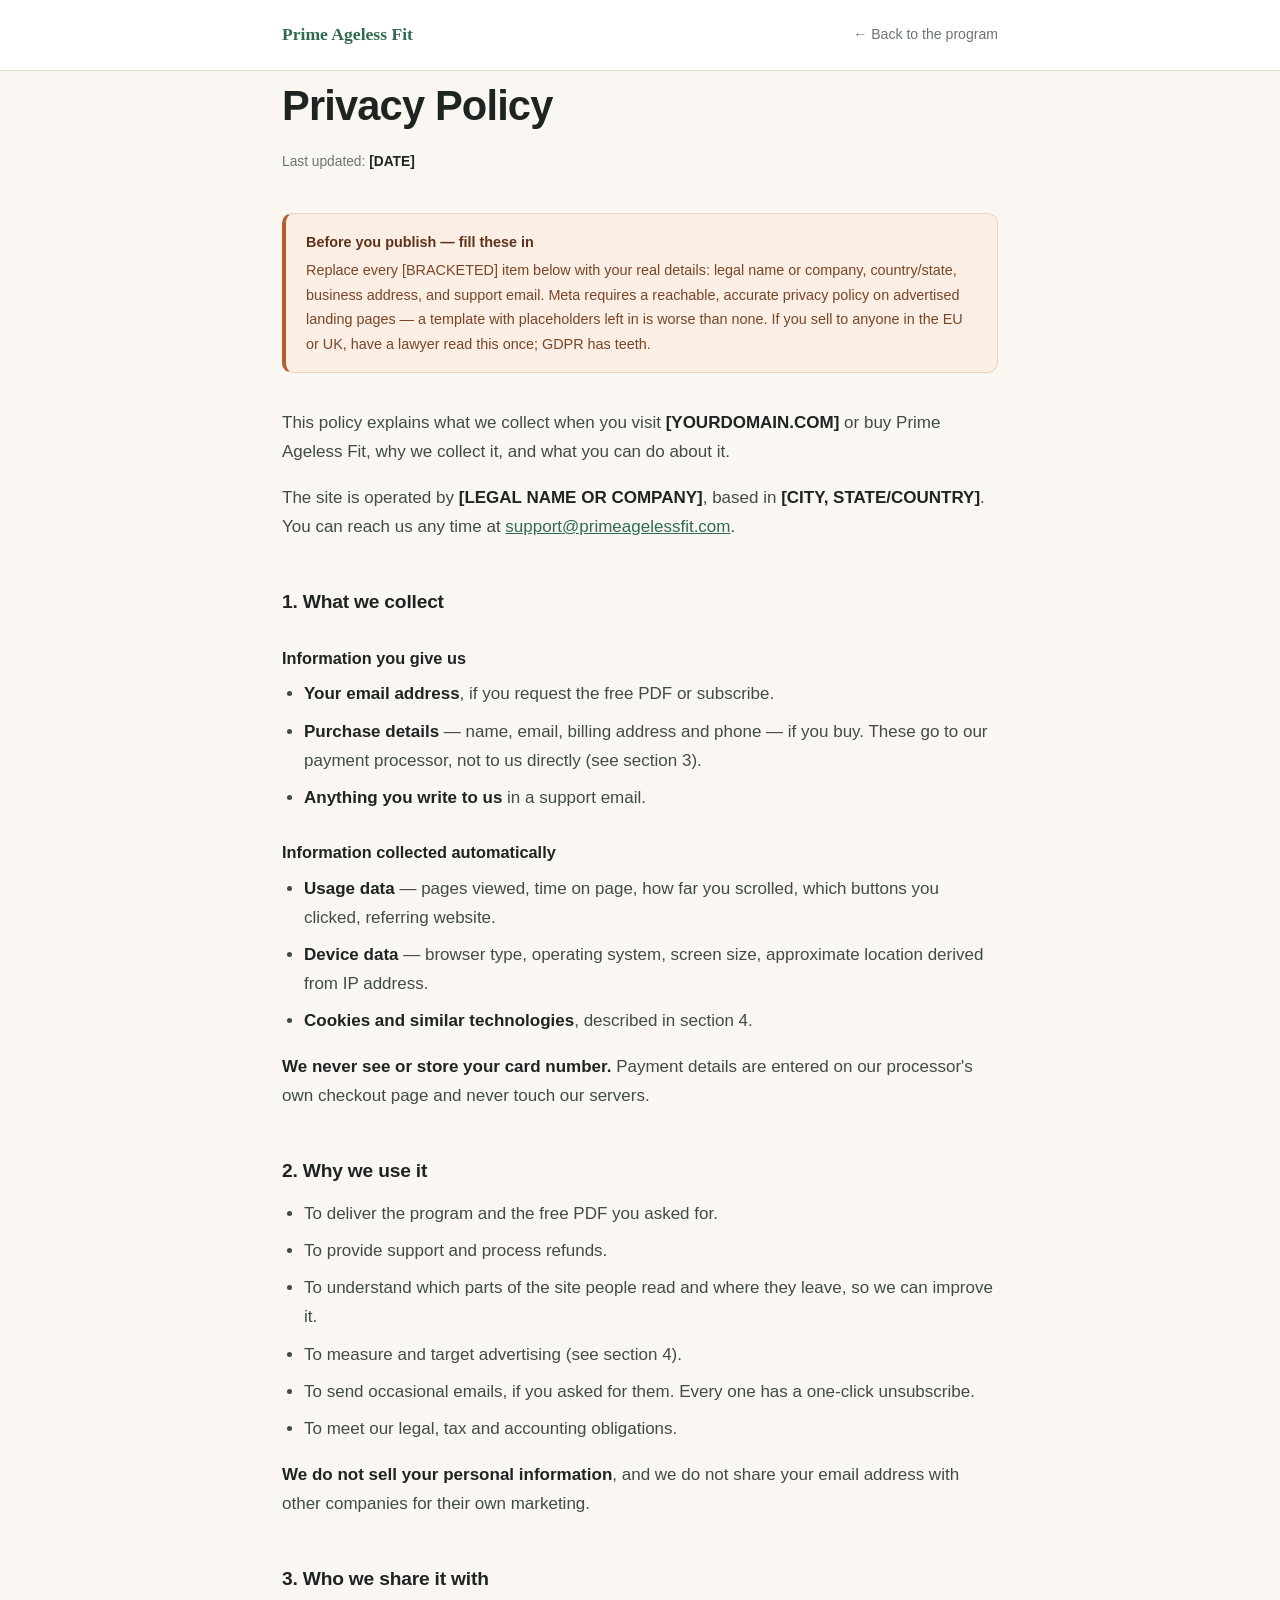
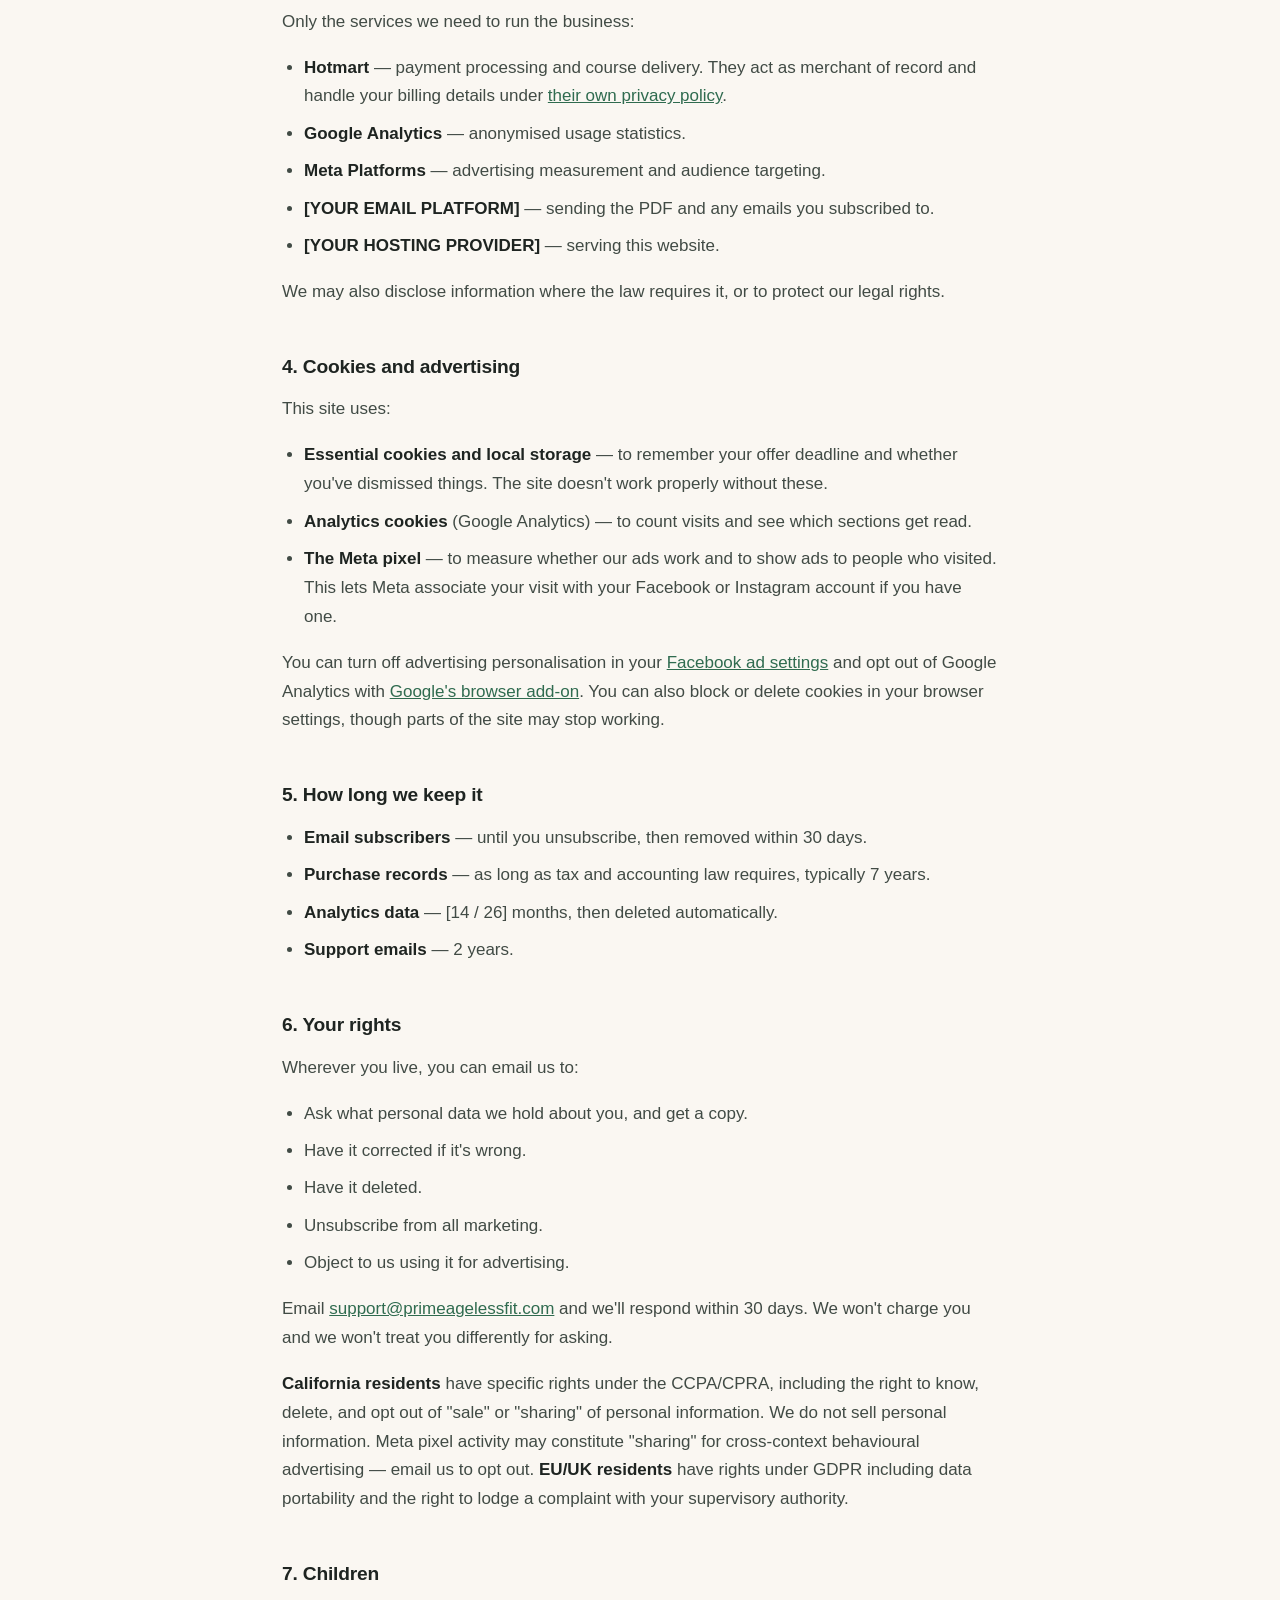
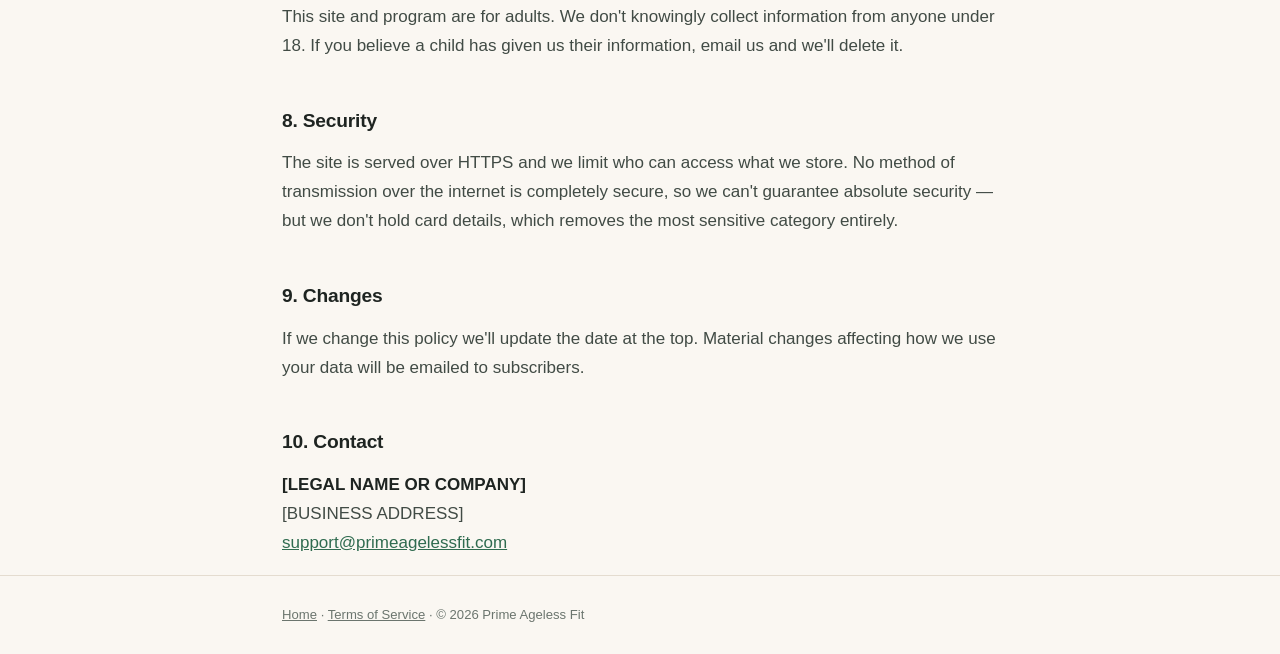
<file: prime/privacy.html>
<!DOCTYPE html>
<html lang="en">
<head>
<meta charset="utf-8">
<meta name="viewport" content="width=device-width, initial-scale=1">
<title>Privacy Policy — Prime Ageless Fit</title>
<meta name="robots" content="noindex">
<link rel="stylesheet" href="legal.css">
</head>
<body>

<header class="top">
  <div class="wrap">
    <a href="index.html" class="wordmark">Prime Ageless Fit</a>
    <a href="index.html" class="back">← Back to the program</a>
  </div>
</header>

<main class="wrap">

  <h1>Privacy Policy</h1>
  <p class="updated">Last updated: <strong>[DATE]</strong></p>

  <div class="todo">
    <b>Before you publish — fill these in</b>
    Replace every [BRACKETED] item below with your real details: legal name or
    company, country/state, business address, and support email. Meta requires a
    reachable, accurate privacy policy on advertised landing pages — a template
    with placeholders left in is worse than none. If you sell to anyone in the
    EU or UK, have a lawyer read this once; GDPR has teeth.
  </div>

  <p>
    This policy explains what we collect when you visit
    <strong>[YOURDOMAIN.COM]</strong> or buy Prime Ageless Fit, why we collect it,
    and what you can do about it.
  </p>
  <p>
    The site is operated by <strong>[LEGAL NAME OR COMPANY]</strong>, based in
    <strong>[CITY, STATE/COUNTRY]</strong>. You can reach us any time at
    <a href="mailto:support@primeagelessfit.com">support@primeagelessfit.com</a>.
  </p>

  <h2>1. What we collect</h2>

  <h3>Information you give us</h3>
  <ul>
    <li><strong>Your email address</strong>, if you request the free PDF or subscribe.</li>
    <li><strong>Purchase details</strong> — name, email, billing address and phone — if you buy. These go to our payment processor, not to us directly (see section 3).</li>
    <li><strong>Anything you write to us</strong> in a support email.</li>
  </ul>

  <h3>Information collected automatically</h3>
  <ul>
    <li><strong>Usage data</strong> — pages viewed, time on page, how far you scrolled, which buttons you clicked, referring website.</li>
    <li><strong>Device data</strong> — browser type, operating system, screen size, approximate location derived from IP address.</li>
    <li><strong>Cookies and similar technologies</strong>, described in section 4.</li>
  </ul>

  <p><strong>We never see or store your card number.</strong> Payment details are entered on our processor's own checkout page and never touch our servers.</p>

  <h2>2. Why we use it</h2>
  <ul>
    <li>To deliver the program and the free PDF you asked for.</li>
    <li>To provide support and process refunds.</li>
    <li>To understand which parts of the site people read and where they leave, so we can improve it.</li>
    <li>To measure and target advertising (see section 4).</li>
    <li>To send occasional emails, if you asked for them. Every one has a one-click unsubscribe.</li>
    <li>To meet our legal, tax and accounting obligations.</li>
  </ul>
  <p>
    <strong>We do not sell your personal information</strong>, and we do not share
    your email address with other companies for their own marketing.
  </p>

  <h2>3. Who we share it with</h2>
  <p>Only the services we need to run the business:</p>
  <ul>
    <li><strong>Hotmart</strong> — payment processing and course delivery. They act as merchant of record and handle your billing details under
      <a href="https://www.hotmart.com/en/legal/privacy-policy" rel="noopener">their own privacy policy</a>.</li>
    <li><strong>Google Analytics</strong> — anonymised usage statistics.</li>
    <li><strong>Meta Platforms</strong> — advertising measurement and audience targeting.</li>
    <li><strong>[YOUR EMAIL PLATFORM]</strong> — sending the PDF and any emails you subscribed to.</li>
    <li><strong>[YOUR HOSTING PROVIDER]</strong> — serving this website.</li>
  </ul>
  <p>We may also disclose information where the law requires it, or to protect our legal rights.</p>

  <h2>4. Cookies and advertising</h2>
  <p>This site uses:</p>
  <ul>
    <li><strong>Essential cookies and local storage</strong> — to remember your offer deadline and whether you've dismissed things. The site doesn't work properly without these.</li>
    <li><strong>Analytics cookies</strong> (Google Analytics) — to count visits and see which sections get read.</li>
    <li><strong>The Meta pixel</strong> — to measure whether our ads work and to show ads to people who visited. This lets Meta associate your visit with your Facebook or Instagram account if you have one.</li>
  </ul>
  <p>
    You can turn off advertising personalisation in your
    <a href="https://www.facebook.com/settings?tab=ads" rel="noopener">Facebook ad settings</a>
    and opt out of Google Analytics with
    <a href="https://tools.google.com/dlpage/gaoptout" rel="noopener">Google's browser add-on</a>.
    You can also block or delete cookies in your browser settings, though parts of the site may stop working.
  </p>

  <h2>5. How long we keep it</h2>
  <ul>
    <li><strong>Email subscribers</strong> — until you unsubscribe, then removed within 30 days.</li>
    <li><strong>Purchase records</strong> — as long as tax and accounting law requires, typically 7 years.</li>
    <li><strong>Analytics data</strong> — [14 / 26] months, then deleted automatically.</li>
    <li><strong>Support emails</strong> — 2 years.</li>
  </ul>

  <h2>6. Your rights</h2>
  <p>Wherever you live, you can email us to:</p>
  <ul>
    <li>Ask what personal data we hold about you, and get a copy.</li>
    <li>Have it corrected if it's wrong.</li>
    <li>Have it deleted.</li>
    <li>Unsubscribe from all marketing.</li>
    <li>Object to us using it for advertising.</li>
  </ul>
  <p>
    Email <a href="mailto:support@primeagelessfit.com">support@primeagelessfit.com</a>
    and we'll respond within 30 days. We won't charge you and we won't treat you
    differently for asking.
  </p>
  <p>
    <strong>California residents</strong> have specific rights under the CCPA/CPRA,
    including the right to know, delete, and opt out of "sale" or "sharing" of
    personal information. We do not sell personal information. Meta pixel activity
    may constitute "sharing" for cross-context behavioural advertising — email us
    to opt out. <strong>EU/UK residents</strong> have rights under GDPR including
    data portability and the right to lodge a complaint with your supervisory authority.
  </p>

  <h2>7. Children</h2>
  <p>
    This site and program are for adults. We don't knowingly collect information
    from anyone under 18. If you believe a child has given us their information,
    email us and we'll delete it.
  </p>

  <h2>8. Security</h2>
  <p>
    The site is served over HTTPS and we limit who can access what we store. No
    method of transmission over the internet is completely secure, so we can't
    guarantee absolute security — but we don't hold card details, which removes
    the most sensitive category entirely.
  </p>

  <h2>9. Changes</h2>
  <p>
    If we change this policy we'll update the date at the top. Material changes
    affecting how we use your data will be emailed to subscribers.
  </p>

  <h2>10. Contact</h2>
  <p>
    <strong>[LEGAL NAME OR COMPANY]</strong><br>
    [BUSINESS ADDRESS]<br>
    <a href="mailto:support@primeagelessfit.com">support@primeagelessfit.com</a>
  </p>

</main>

<footer>
  <div class="wrap">
    <a href="index.html">Home</a> · <a href="terms.html">Terms of Service</a> ·
    © <span id="yr">2026</span> Prime Ageless Fit
  </div>
</footer>

<script>document.getElementById('yr').textContent = new Date().getFullYear();</script>
</body>
</html>
</file>
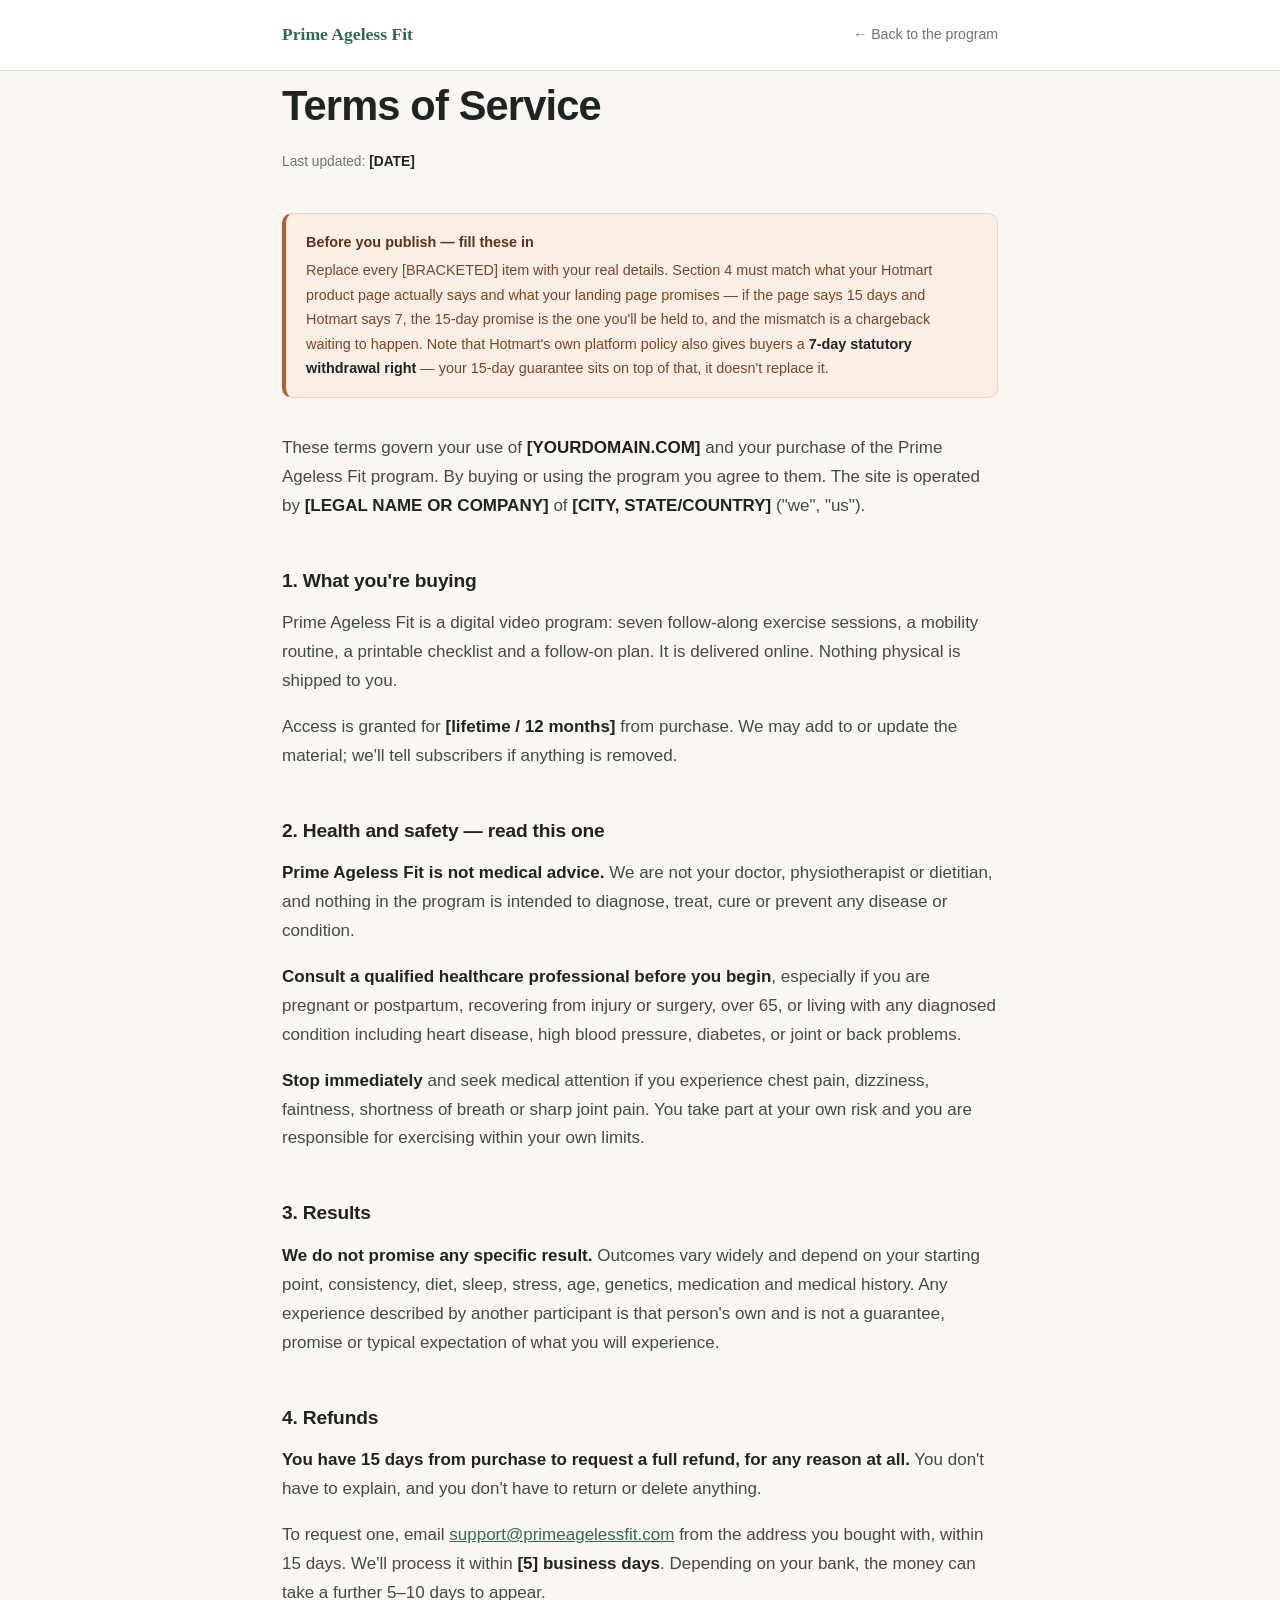
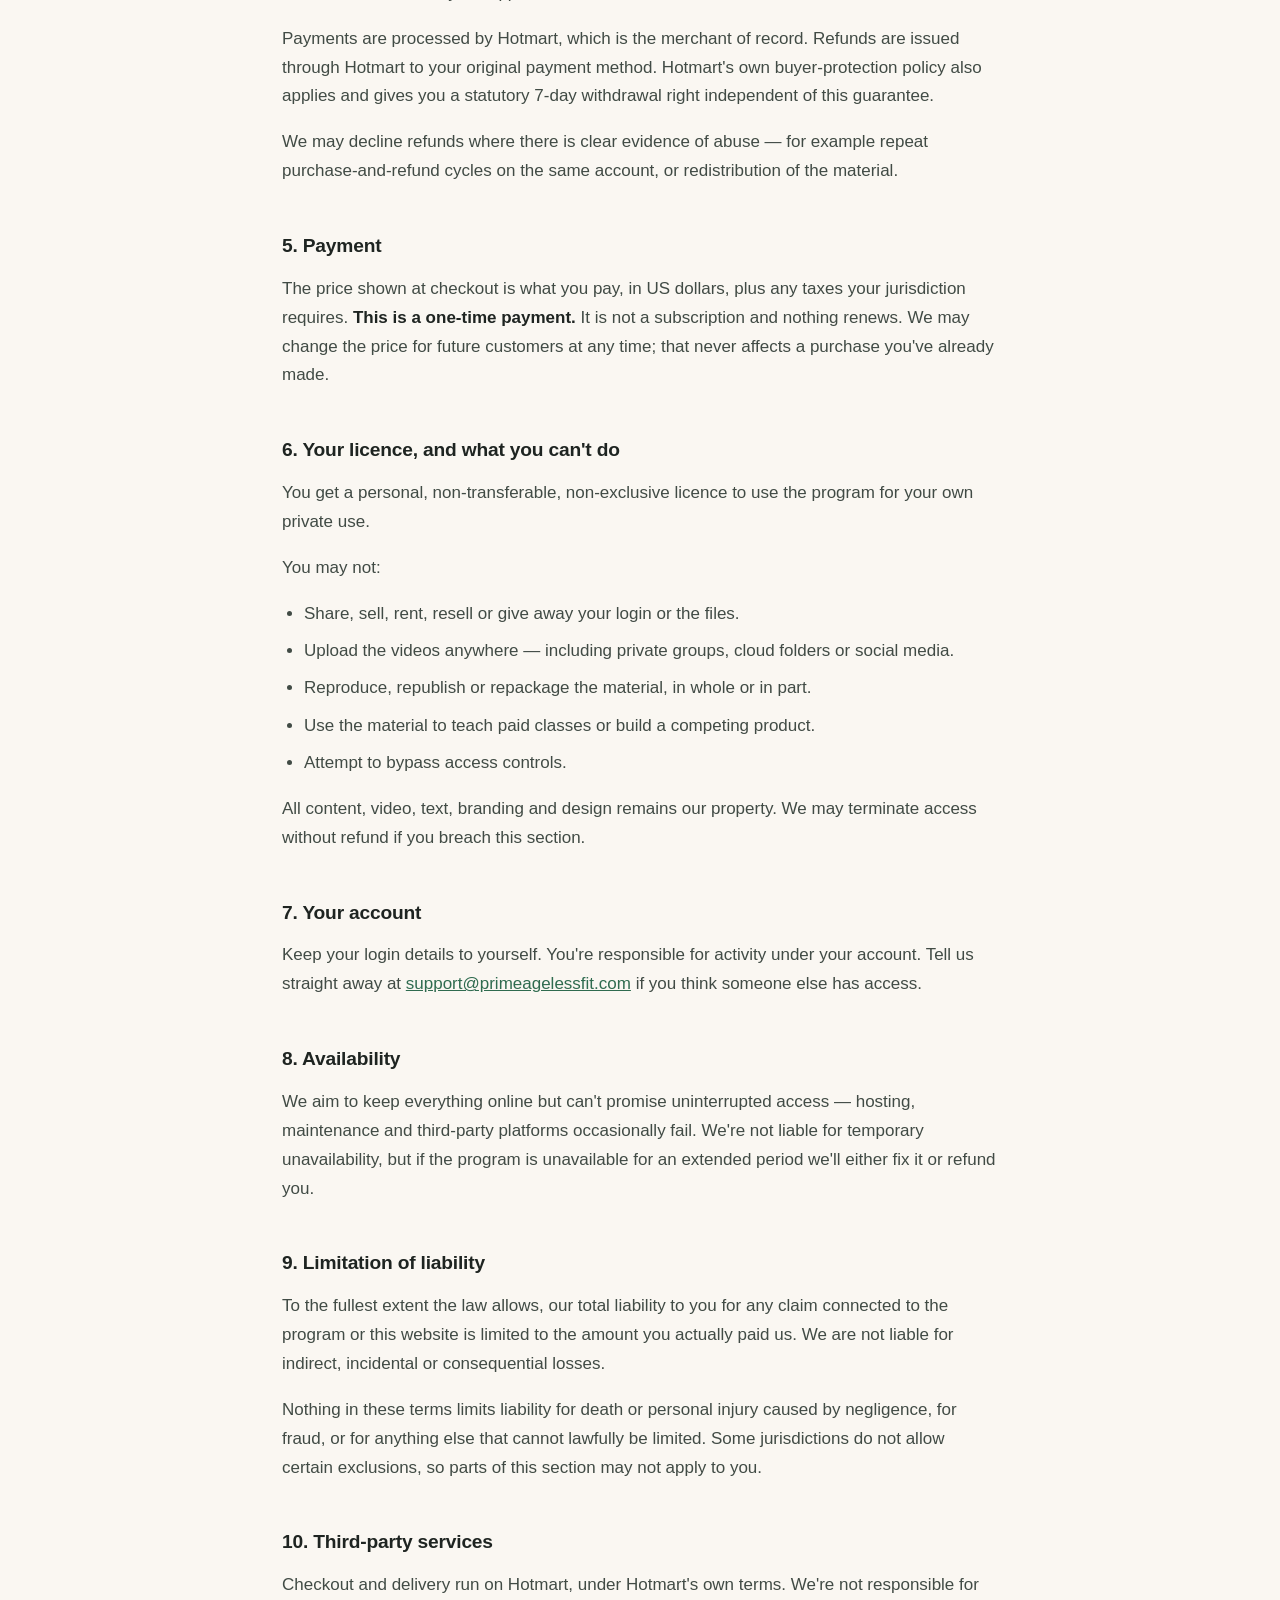
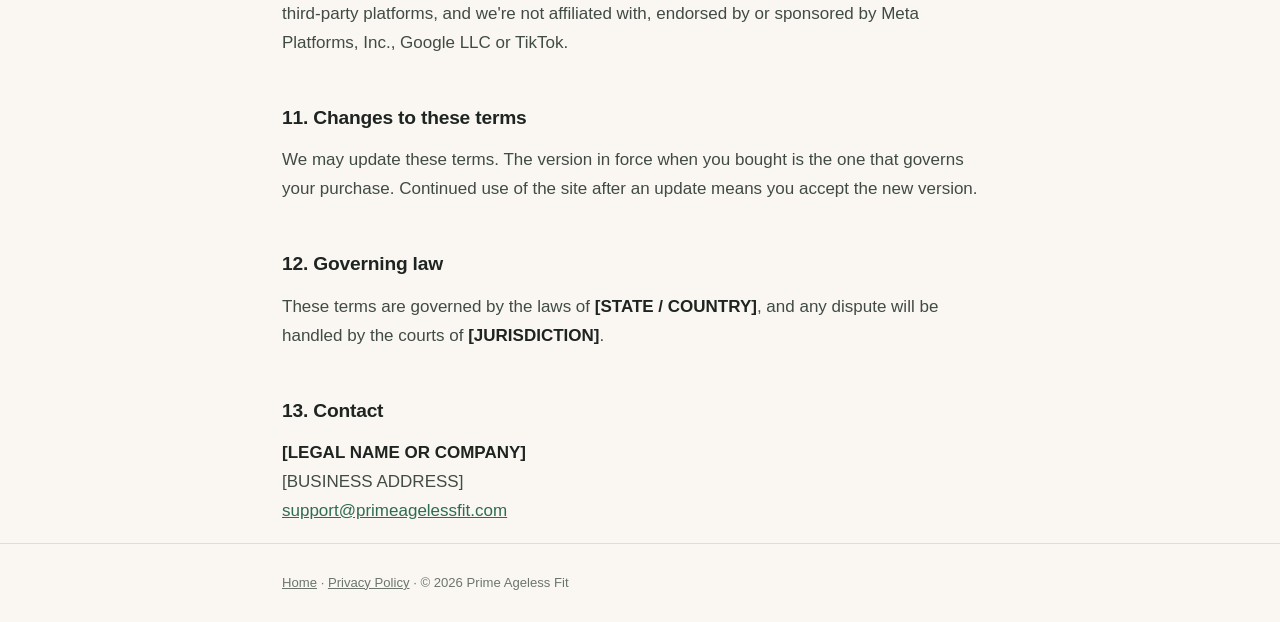
<file: prime/terms.html>
<!DOCTYPE html>
<html lang="en">
<head>
<meta charset="utf-8">
<meta name="viewport" content="width=device-width, initial-scale=1">
<title>Terms of Service — Prime Ageless Fit</title>
<meta name="robots" content="noindex">
<link rel="stylesheet" href="legal.css">
</head>
<body>

<header class="top">
  <div class="wrap">
    <a href="index.html" class="wordmark">Prime Ageless Fit</a>
    <a href="index.html" class="back">← Back to the program</a>
  </div>
</header>

<main class="wrap">

  <h1>Terms of Service</h1>
  <p class="updated">Last updated: <strong>[DATE]</strong></p>

  <div class="todo">
    <b>Before you publish — fill these in</b>
    Replace every [BRACKETED] item with your real details. Section 4 must match
    what your Hotmart product page actually says and what your landing page
    promises — if the page says 15 days and Hotmart says 7, the 15-day promise
    is the one you'll be held to, and the mismatch is a chargeback waiting to
    happen. Note that Hotmart's own platform policy also gives buyers a
    <strong>7-day statutory withdrawal right</strong> — your 15-day guarantee sits
    on top of that, it doesn't replace it.
  </div>

  <p>
    These terms govern your use of <strong>[YOURDOMAIN.COM]</strong> and your
    purchase of the Prime Ageless Fit program. By buying or using the program you
    agree to them. The site is operated by <strong>[LEGAL NAME OR COMPANY]</strong>
    of <strong>[CITY, STATE/COUNTRY]</strong> ("we", "us").
  </p>

  <h2>1. What you're buying</h2>
  <p>
    Prime Ageless Fit is a digital video program: seven follow-along exercise
    sessions, a mobility routine, a printable checklist and a follow-on plan.
    It is delivered online. Nothing physical is shipped to you.
  </p>
  <p>
    Access is granted for <strong>[lifetime / 12 months]</strong> from purchase.
    We may add to or update the material; we'll tell subscribers if anything is
    removed.
  </p>

  <h2>2. Health and safety — read this one</h2>
  <p>
    <strong>Prime Ageless Fit is not medical advice.</strong> We are not your
    doctor, physiotherapist or dietitian, and nothing in the program is intended
    to diagnose, treat, cure or prevent any disease or condition.
  </p>
  <p>
    <strong>Consult a qualified healthcare professional before you begin</strong>,
    especially if you are pregnant or postpartum, recovering from injury or
    surgery, over 65, or living with any diagnosed condition including heart
    disease, high blood pressure, diabetes, or joint or back problems.
  </p>
  <p>
    <strong>Stop immediately</strong> and seek medical attention if you experience
    chest pain, dizziness, faintness, shortness of breath or sharp joint pain.
    You take part at your own risk and you are responsible for exercising within
    your own limits.
  </p>

  <h2>3. Results</h2>
  <p>
    <strong>We do not promise any specific result.</strong> Outcomes vary widely
    and depend on your starting point, consistency, diet, sleep, stress, age,
    genetics, medication and medical history. Any experience described by another
    participant is that person's own and is not a guarantee, promise or typical
    expectation of what you will experience.
  </p>

  <h2 id="refunds">4. Refunds</h2>
  <p>
    <strong>You have 15 days from purchase to request a full refund, for any
    reason at all.</strong> You don't have to explain, and you don't have to
    return or delete anything.
  </p>
  <p>To request one, email
    <a href="mailto:support@primeagelessfit.com">support@primeagelessfit.com</a>
    from the address you bought with, within 15 days. We'll process it within
    <strong>[5] business days</strong>. Depending on your bank, the money can take
    a further 5–10 days to appear.
  </p>
  <p>
    Payments are processed by Hotmart, which is the merchant of record. Refunds
    are issued through Hotmart to your original payment method. Hotmart's own
    buyer-protection policy also applies and gives you a statutory 7-day
    withdrawal right independent of this guarantee.
  </p>
  <p>
    We may decline refunds where there is clear evidence of abuse — for example
    repeat purchase-and-refund cycles on the same account, or redistribution of
    the material.
  </p>

  <h2>5. Payment</h2>
  <p>
    The price shown at checkout is what you pay, in US dollars, plus any taxes
    your jurisdiction requires. <strong>This is a one-time payment.</strong> It is
    not a subscription and nothing renews. We may change the price for future
    customers at any time; that never affects a purchase you've already made.
  </p>

  <h2>6. Your licence, and what you can't do</h2>
  <p>
    You get a personal, non-transferable, non-exclusive licence to use the
    program for your own private use.
  </p>
  <p>You may not:</p>
  <ul>
    <li>Share, sell, rent, resell or give away your login or the files.</li>
    <li>Upload the videos anywhere — including private groups, cloud folders or social media.</li>
    <li>Reproduce, republish or repackage the material, in whole or in part.</li>
    <li>Use the material to teach paid classes or build a competing product.</li>
    <li>Attempt to bypass access controls.</li>
  </ul>
  <p>
    All content, video, text, branding and design remains our property. We may
    terminate access without refund if you breach this section.
  </p>

  <h2>7. Your account</h2>
  <p>
    Keep your login details to yourself. You're responsible for activity under
    your account. Tell us straight away at
    <a href="mailto:support@primeagelessfit.com">support@primeagelessfit.com</a>
    if you think someone else has access.
  </p>

  <h2>8. Availability</h2>
  <p>
    We aim to keep everything online but can't promise uninterrupted access —
    hosting, maintenance and third-party platforms occasionally fail. We're not
    liable for temporary unavailability, but if the program is unavailable for an
    extended period we'll either fix it or refund you.
  </p>

  <h2>9. Limitation of liability</h2>
  <p>
    To the fullest extent the law allows, our total liability to you for any claim
    connected to the program or this website is limited to the amount you actually
    paid us. We are not liable for indirect, incidental or consequential losses.
  </p>
  <p>
    Nothing in these terms limits liability for death or personal injury caused by
    negligence, for fraud, or for anything else that cannot lawfully be limited.
    Some jurisdictions do not allow certain exclusions, so parts of this section
    may not apply to you.
  </p>

  <h2>10. Third-party services</h2>
  <p>
    Checkout and delivery run on Hotmart, under Hotmart's own terms. We're not
    responsible for third-party platforms, and we're not affiliated with,
    endorsed by or sponsored by Meta Platforms, Inc., Google LLC or TikTok.
  </p>

  <h2>11. Changes to these terms</h2>
  <p>
    We may update these terms. The version in force when you bought is the one
    that governs your purchase. Continued use of the site after an update means
    you accept the new version.
  </p>

  <h2>12. Governing law</h2>
  <p>
    These terms are governed by the laws of <strong>[STATE / COUNTRY]</strong>,
    and any dispute will be handled by the courts of
    <strong>[JURISDICTION]</strong>.
  </p>

  <h2>13. Contact</h2>
  <p>
    <strong>[LEGAL NAME OR COMPANY]</strong><br>
    [BUSINESS ADDRESS]<br>
    <a href="mailto:support@primeagelessfit.com">support@primeagelessfit.com</a>
  </p>

</main>

<footer>
  <div class="wrap">
    <a href="index.html">Home</a> · <a href="privacy.html">Privacy Policy</a> ·
    © <span id="yr">2026</span> Prime Ageless Fit
  </div>
</footer>

<script>document.getElementById('yr').textContent = new Date().getFullYear();</script>
</body>
</html>
</file>
<file: prime/legal.css>
/* Shared styling for privacy.html and terms.html */
:root{
  --bg:#FAF7F2; --surface:#FFFFFF; --ink:#1E2421; --ink-2:#414B45;
  --muted:#6B756E; --line:#E4DCD0; --primary:#2F6B4F; --accent:#B65E33;
  --serif:"Iowan Old Style","Palatino Linotype",Palatino,Georgia,serif;
}
*,*::before,*::after{box-sizing:border-box}
body{
  margin:0; background:var(--bg); color:var(--ink);
  font:17px/1.7 -apple-system,BlinkMacSystemFont,"Segoe UI",Inter,Roboto,Arial,sans-serif;
  -webkit-font-smoothing:antialiased;
}
.wrap{max-width:760px; margin:0 auto; padding:0 22px}
header.top{border-bottom:1px solid var(--line); background:var(--surface); padding:20px 0}
header.top .wrap{display:flex; justify-content:space-between; align-items:center; gap:16px; flex-wrap:wrap}
.wordmark{font-family:var(--serif); font-size:1.1rem; font-weight:600; color:var(--primary); text-decoration:none}
.back{font-size:.88rem; color:var(--muted); text-decoration:none}
.back:hover{color:var(--ink)}
main{padding:48px 0 80px}
h1{font-size:clamp(1.8rem,5vw,2.6rem); letter-spacing:-.02em; margin:0 0 8px}
.updated{color:var(--muted); font-size:.86rem; margin:0 0 40px}
h2{font-size:1.2rem; letter-spacing:-.01em; margin:40px 0 12px; padding-top:4px}
h3{font-size:1.02rem; margin:26px 0 8px}
p,li{color:var(--ink-2)}
p{margin:0 0 1em}
ul{padding-left:22px; margin:0 0 1em}
li{margin-bottom:.5em}
a{color:var(--primary)}
strong{color:var(--ink)}
.todo{
  background:#FBEEE5; border:1px solid #EBD3C1; border-left:4px solid var(--accent);
  border-radius:10px; padding:16px 20px; margin:0 0 36px;
  font-size:.9rem; color:#7A4526;
}
.todo b{display:block; margin-bottom:4px; color:#5E3319}
footer{border-top:1px solid var(--line); padding:28px 0; font-size:.82rem; color:var(--muted)}
footer a{color:var(--muted)}
</file>
